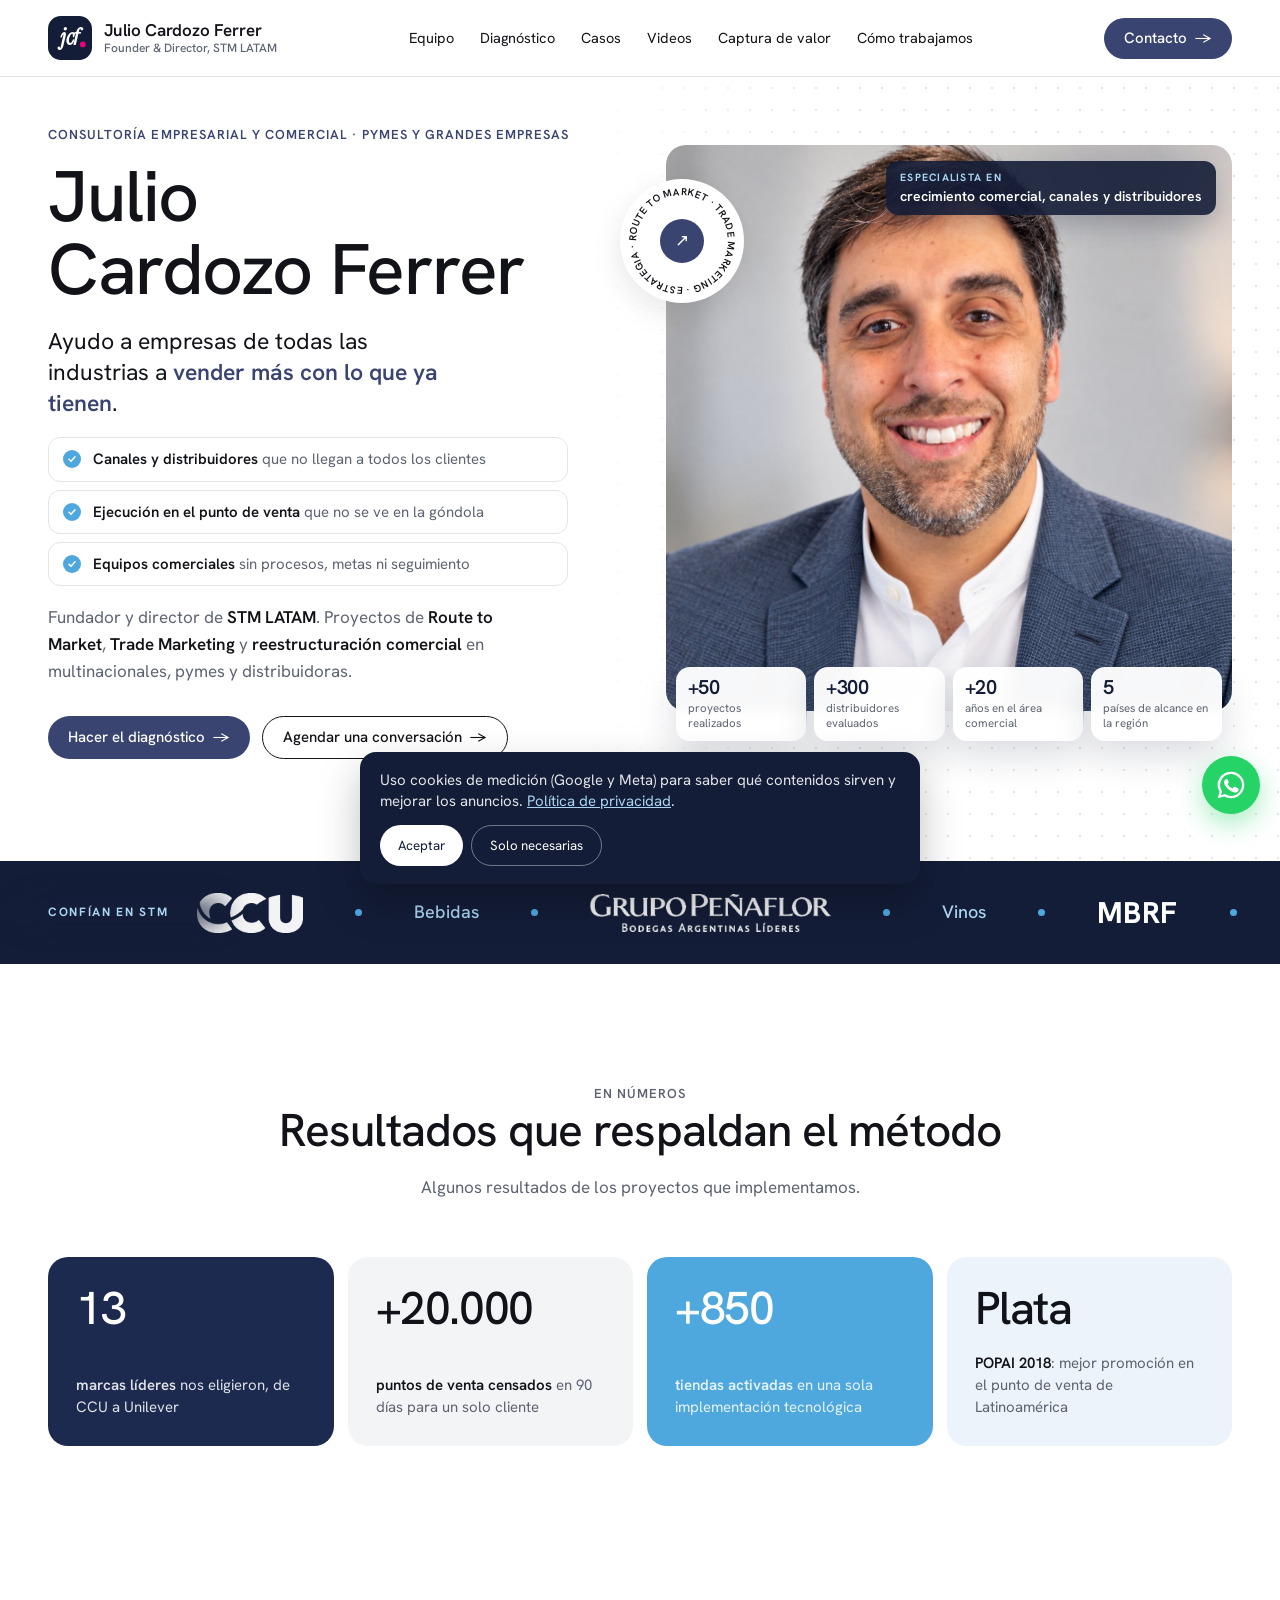
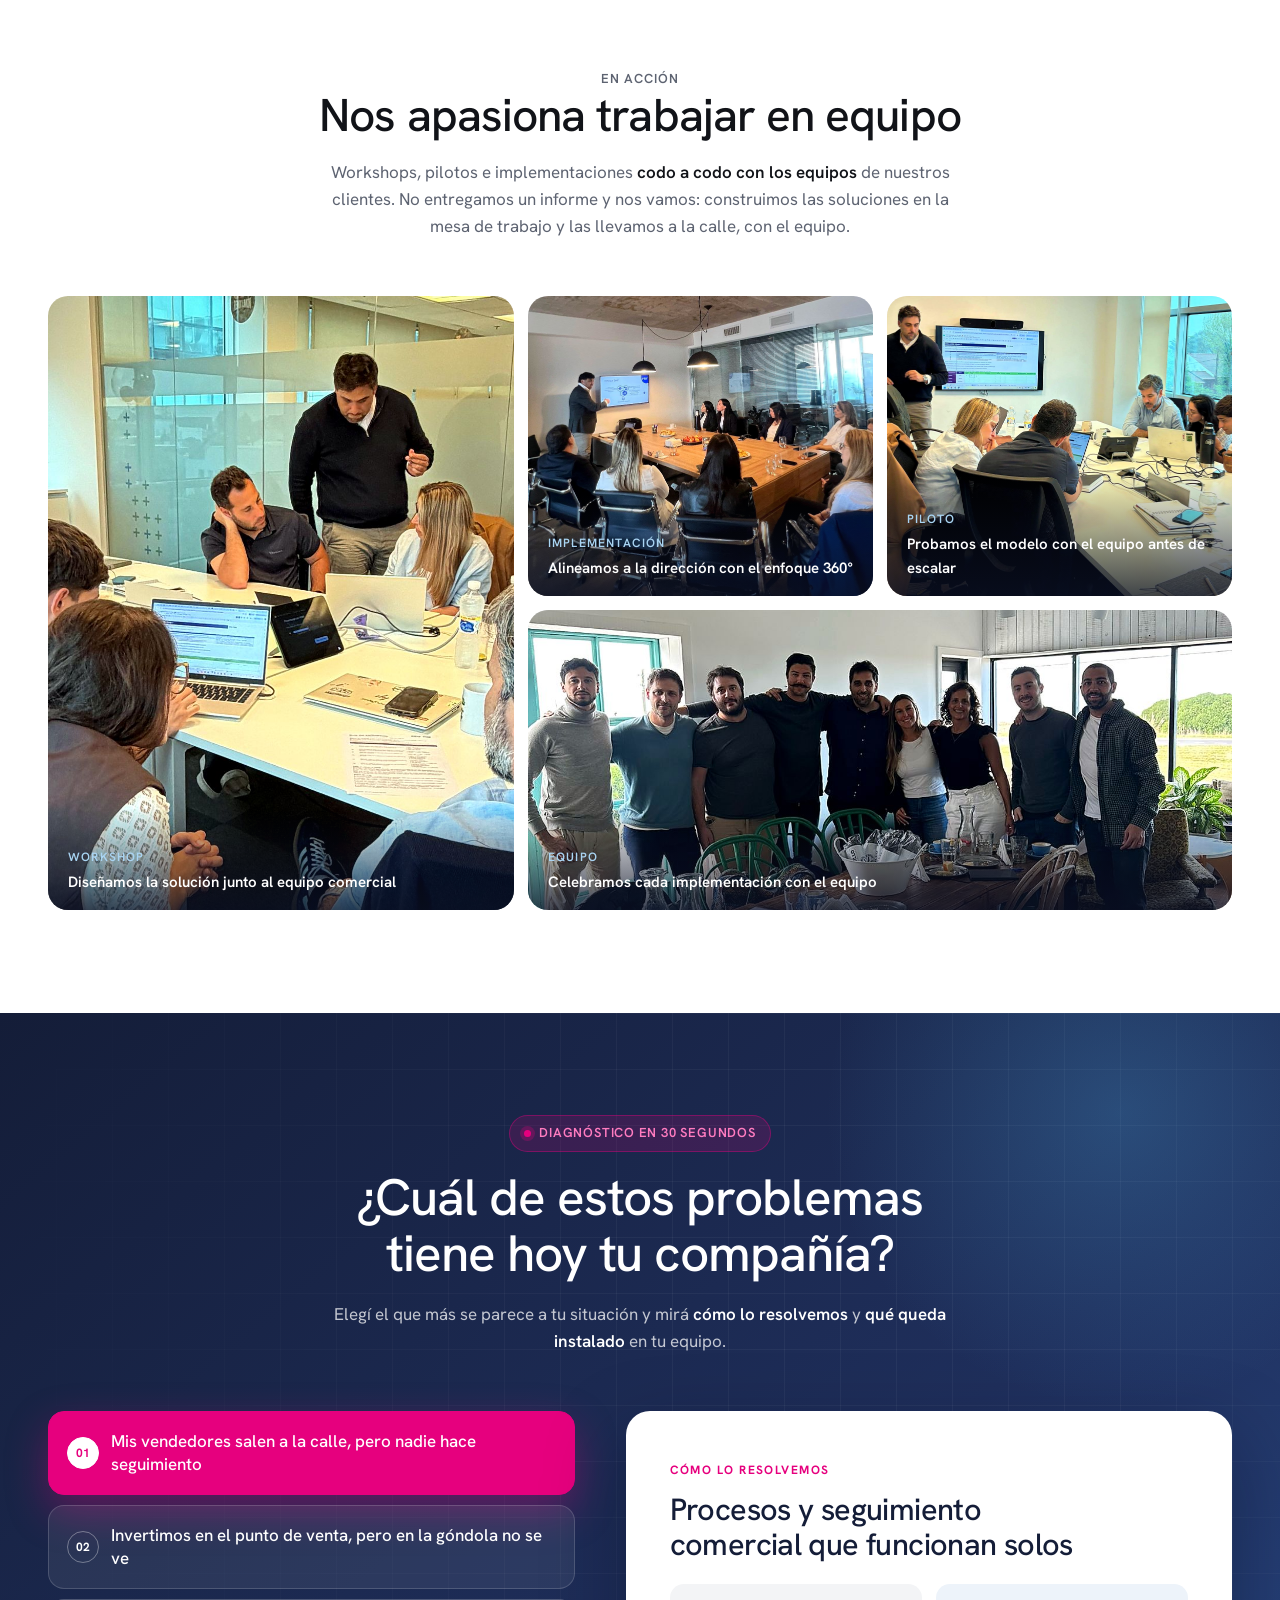
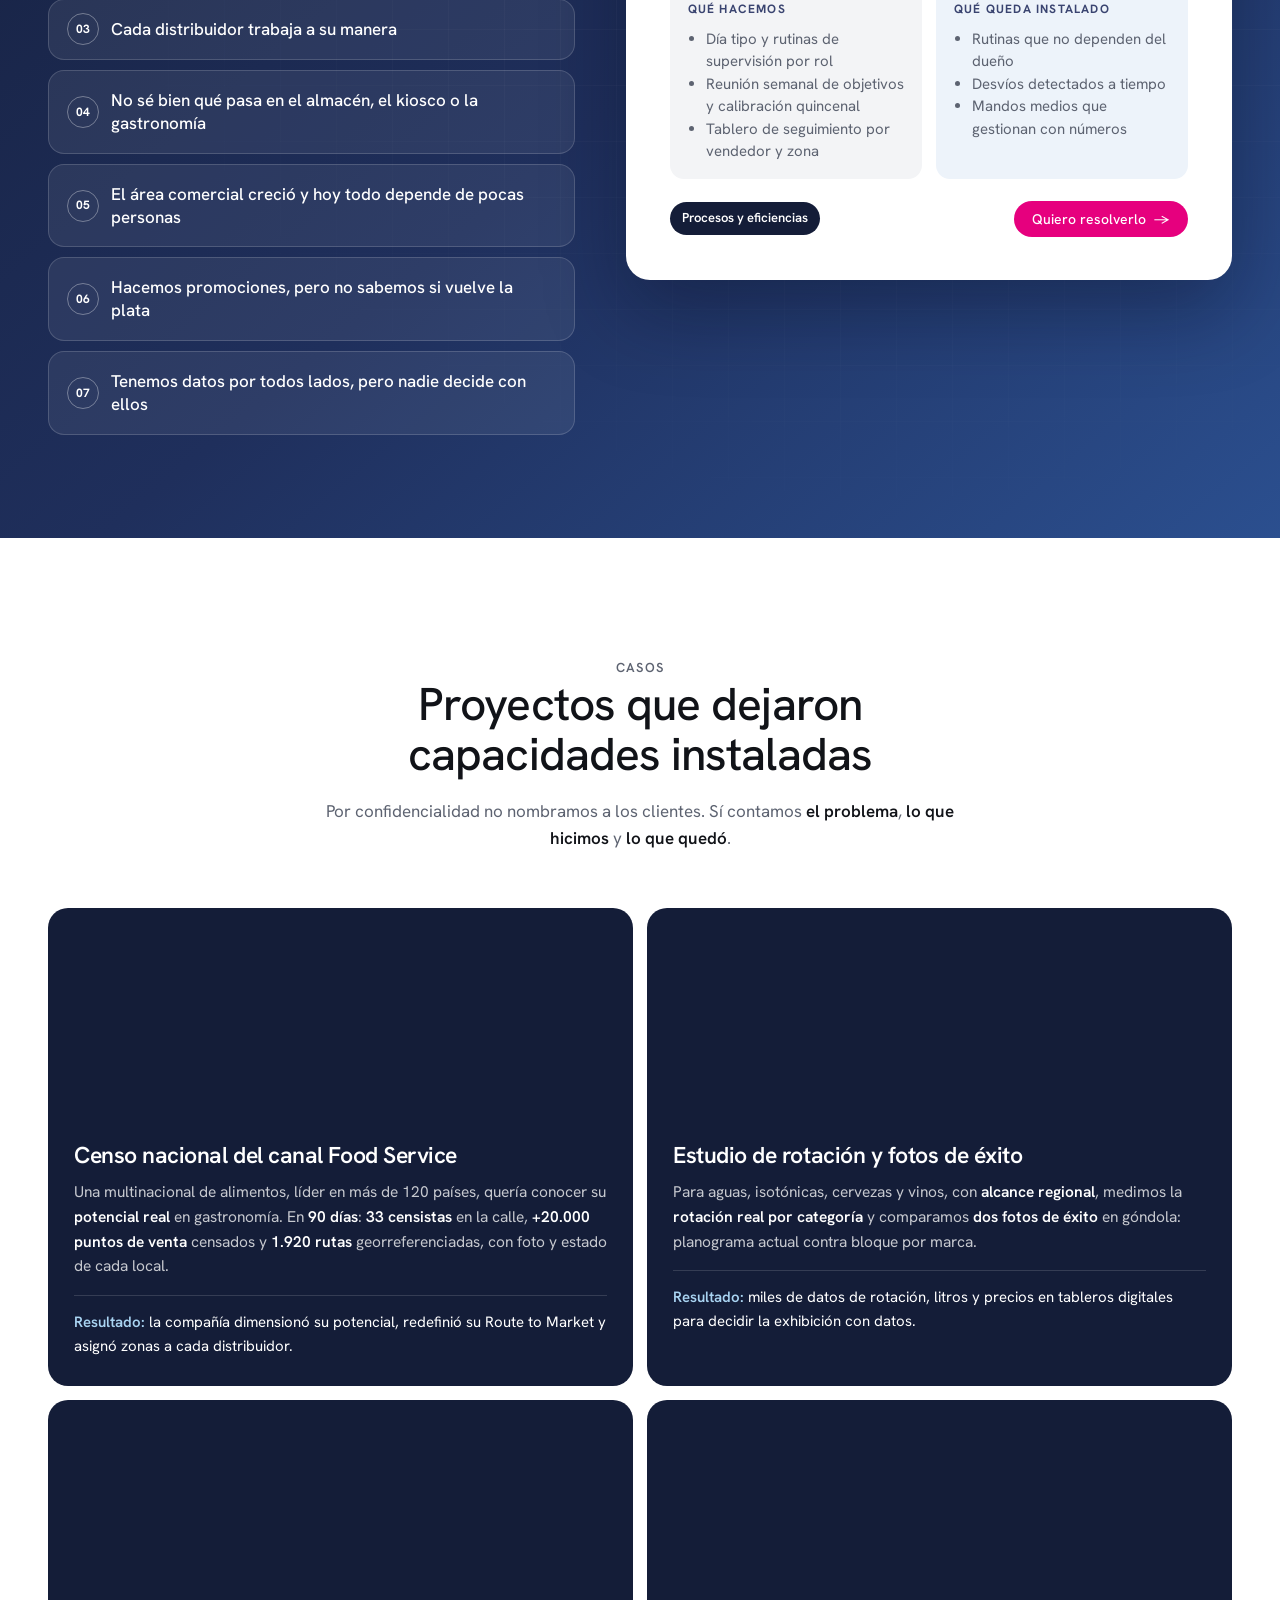
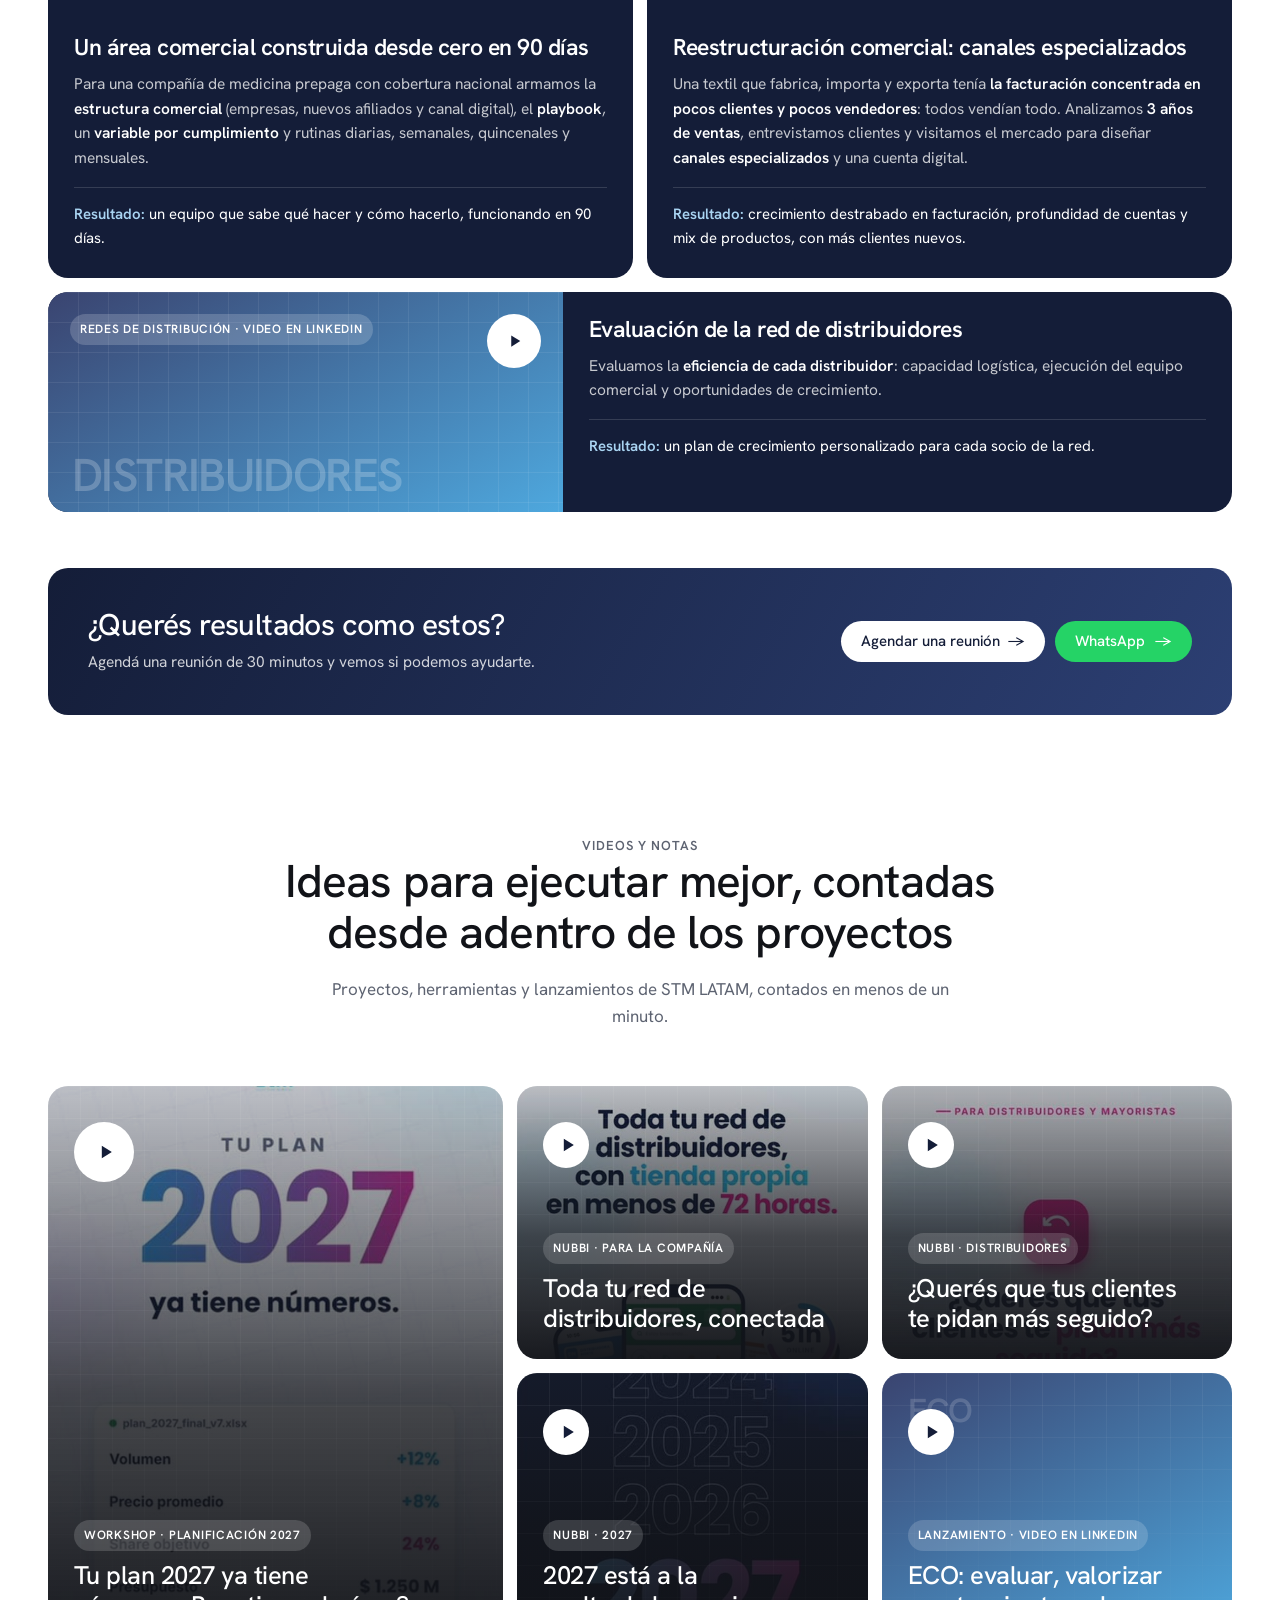
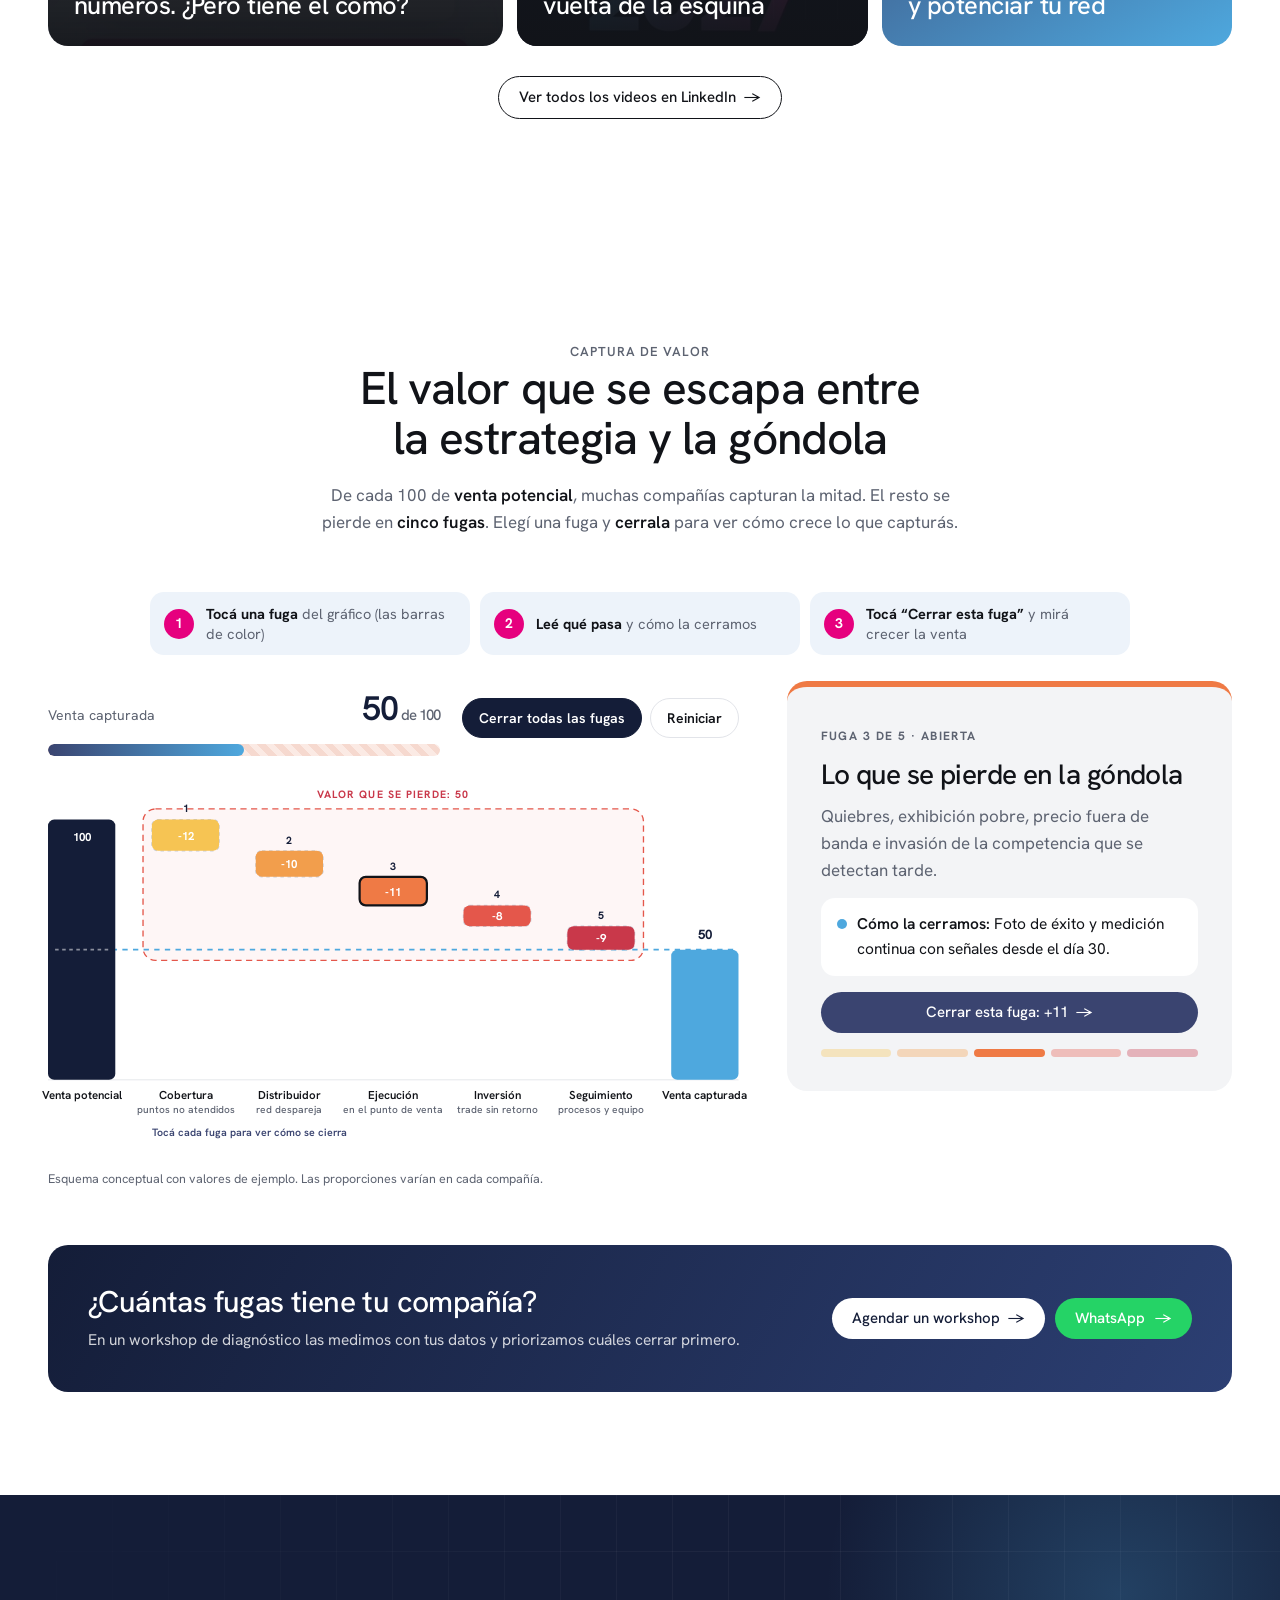
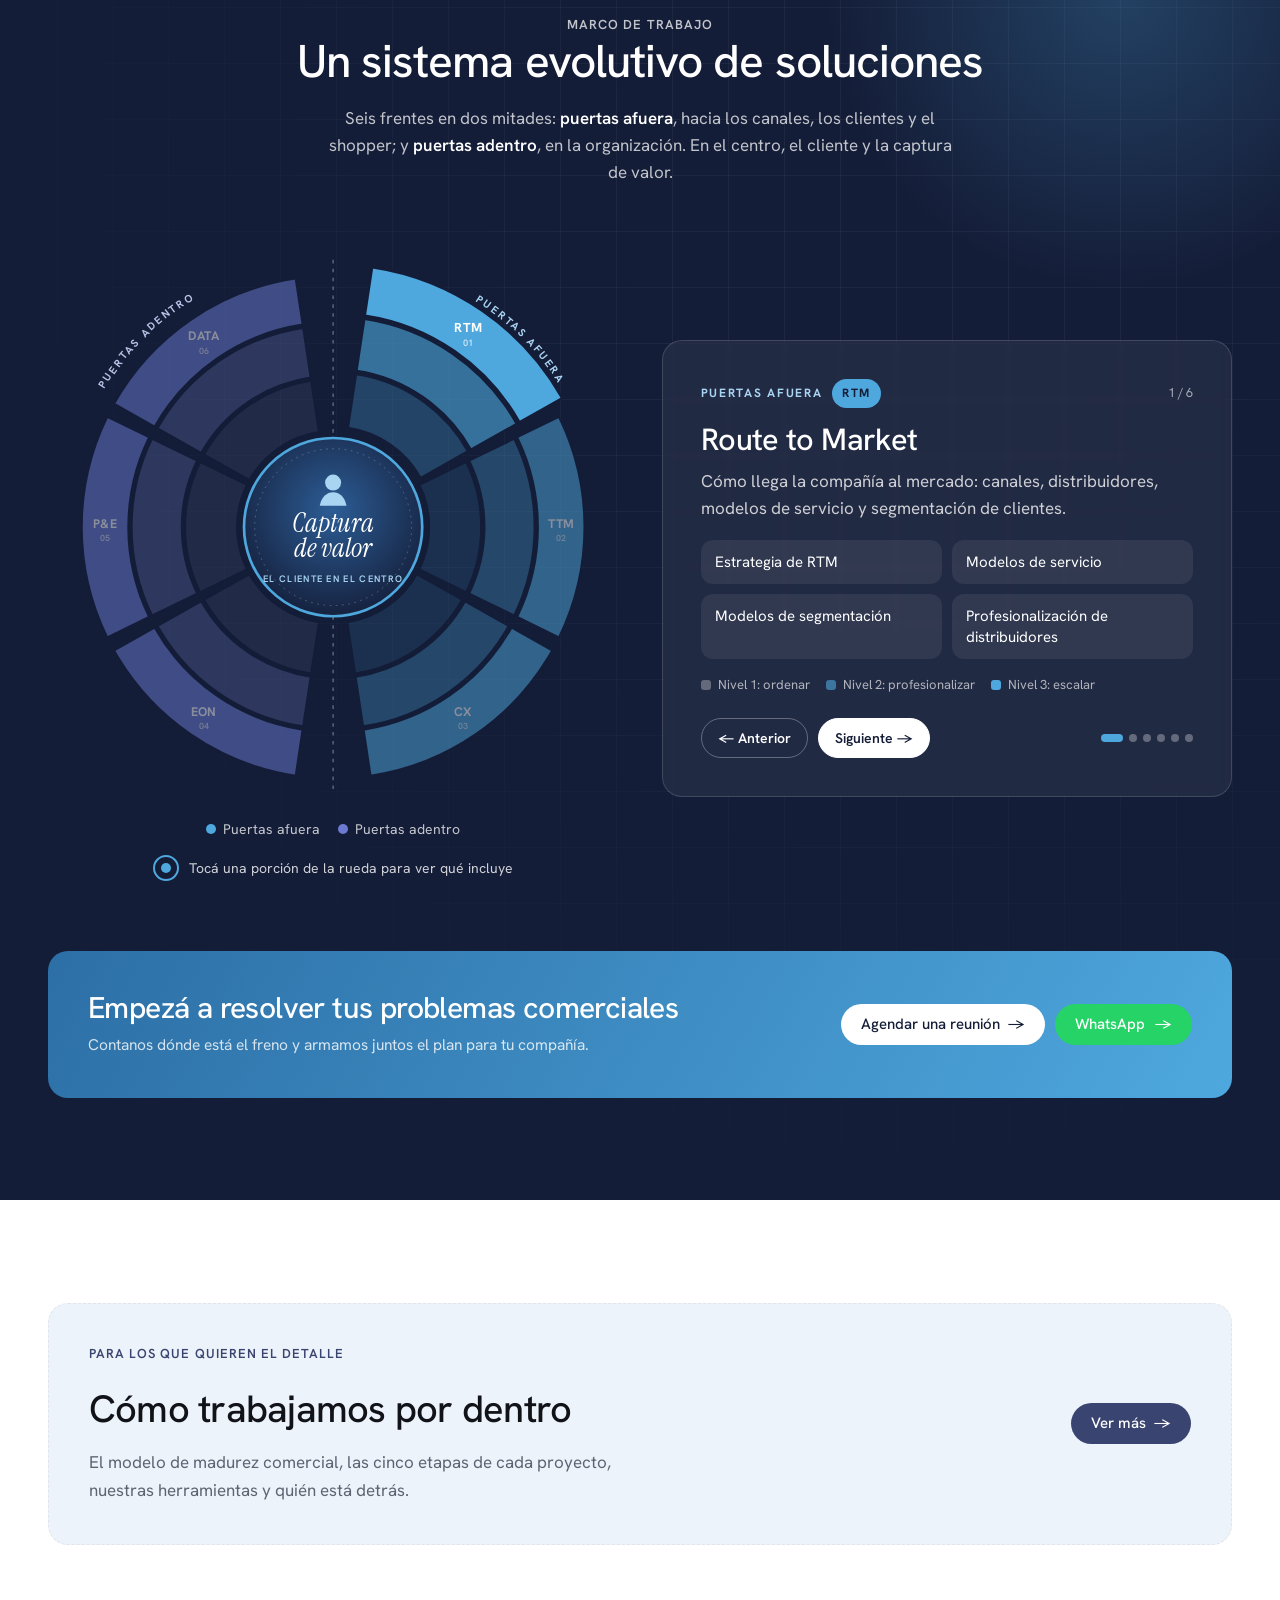
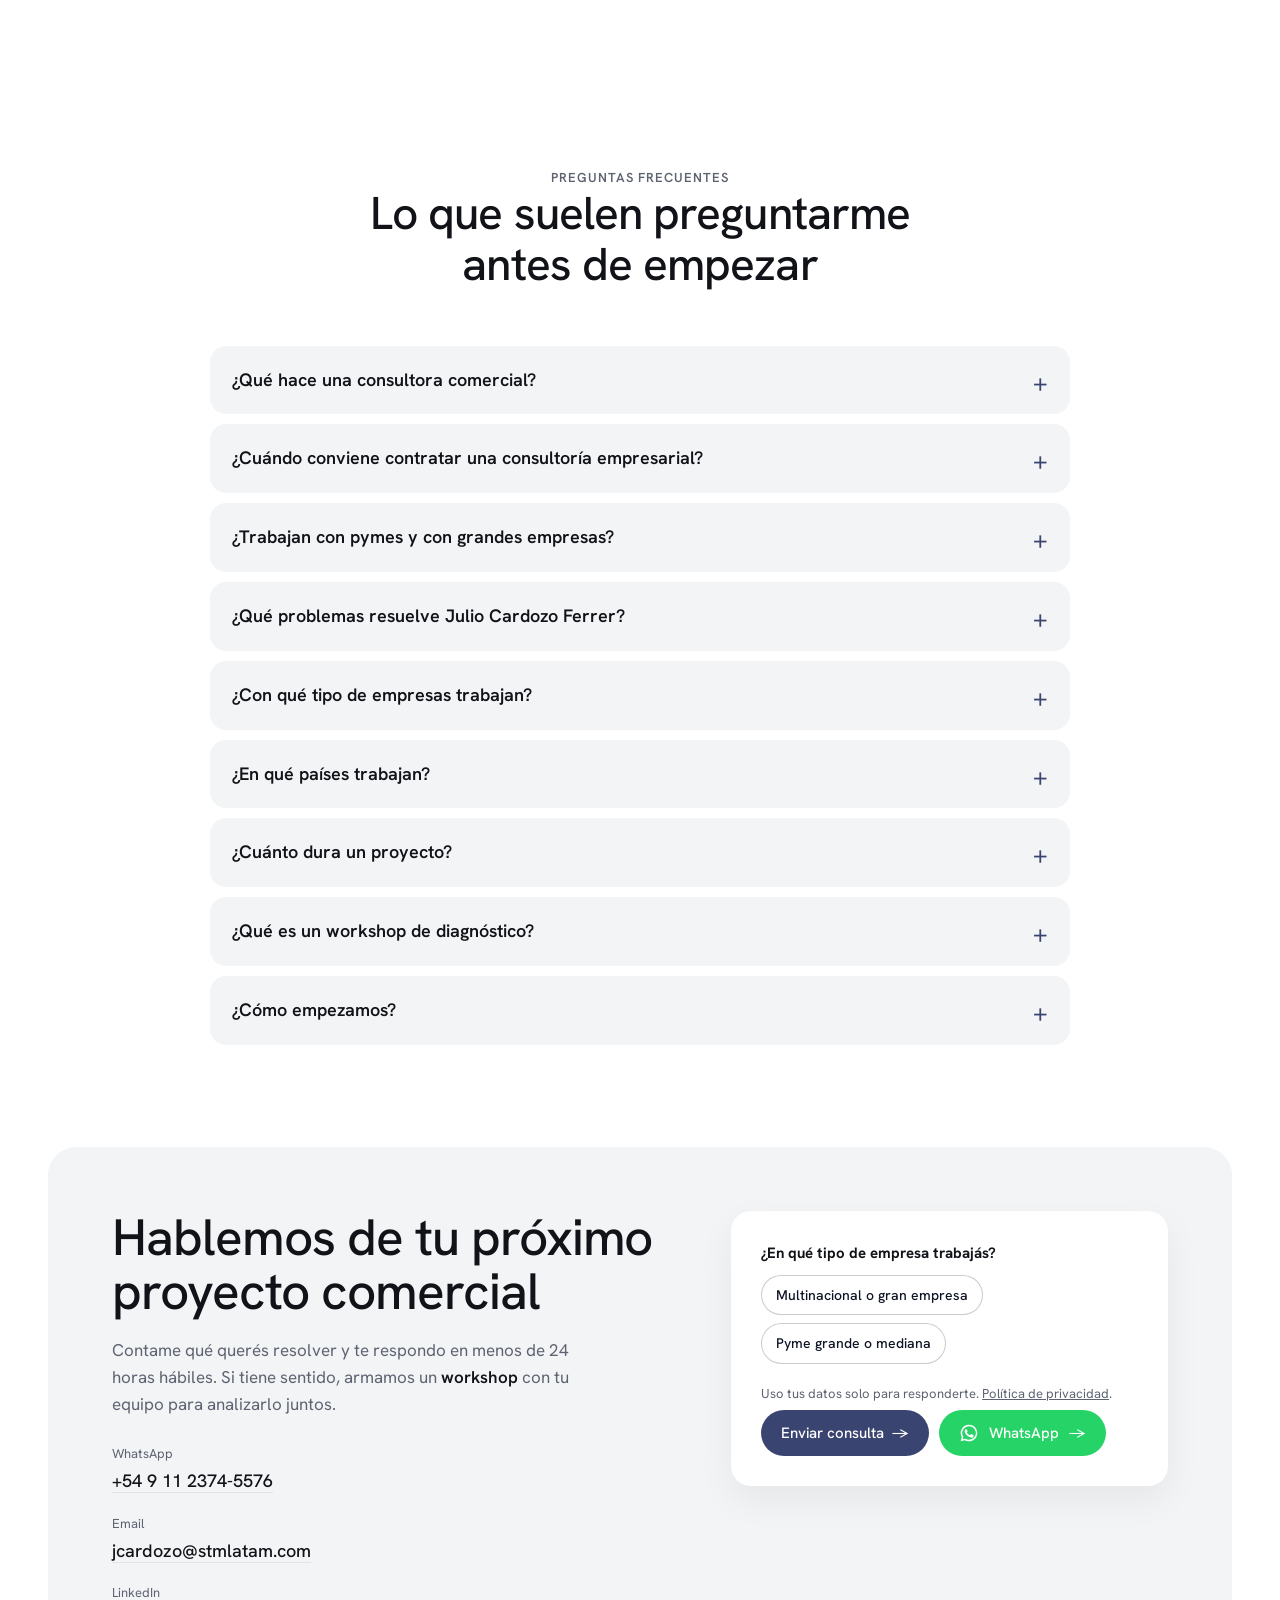
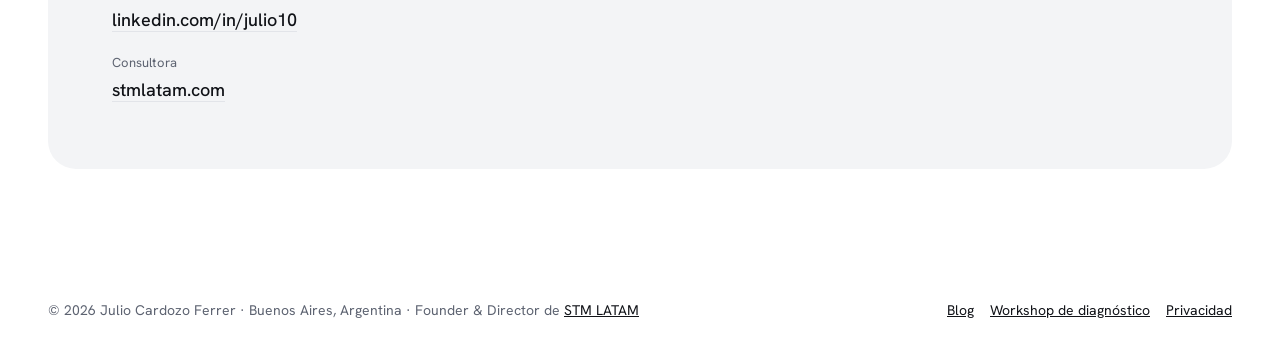
<file: index.html>
<!DOCTYPE html>
<html lang="es">
<head>
<meta charset="utf-8">
<meta name="viewport" content="width=device-width, initial-scale=1">
<title>Julio Cardozo Ferrer | Consultoría Empresarial y Comercial para Pymes y Grandes Empresas</title>
<meta name="description" content="Consultoría empresarial y comercial para pymes y grandes empresas, con foco en implementar. Julio Cardozo Ferrer, fundador de STM LATAM: trade marketing, estudios de mercado y reestructuración comercial. +20.000 puntos de venta relevados, proyectos en 5 países.">
<link rel="canonical" href="https://juliocardozoferrer.com/">
<meta name="author" content="Julio Cardozo Ferrer">
<meta property="og:type" content="profile">
<meta property="og:locale" content="es_AR">
<meta property="og:title" content="Julio Cardozo Ferrer | Consultor en Estrategia Comercial">
<meta property="og:description" content="Fundador de STM LATAM. Route to Market, Trade Marketing y transformación comercial en América Latina.">
<meta property="og:url" content="https://juliocardozoferrer.com/">
<meta property="og:image" content="https://juliocardozoferrer.com/julio-cardozo-ferrer-consultor-stm-latam.jpg">
<meta property="profile:first_name" content="Julio">
<meta property="profile:last_name" content="Cardozo Ferrer">
<meta name="twitter:card" content="summary_large_image">
<script type="application/ld+json">
{
  "@context": "https://schema.org",
  "@graph": [
    {
      "@type": "Person",
      "@id": "https://juliocardozoferrer.com/#julio",
      "name": "Julio Cardozo Ferrer",
      "givenName": "Julio",
      "familyName": "Cardozo Ferrer",
      "url": "https://juliocardozoferrer.com/",
      "image": ["https://juliocardozoferrer.com/julio-cardozo-ferrer-consultor-stm-latam.jpg", "https://juliocardozoferrer.com/fotos/julio-cardozo-ferrer-workshop-equipo-comercial.jpg", "https://juliocardozoferrer.com/fotos/julio-cardozo-ferrer-presentacion-enfoque-360.jpg"],
      "jobTitle": "Founder & Director de STM LATAM",
      "description": "Consultor en estrategia y transformación comercial, especializado en Route to Market, Trade Marketing, gestión de distribuidores y reestructuración comercial.",
      "worksFor": { "@id": "https://www.stmlatam.com/#org" },
      "homeLocation": { "@type": "Place", "name": "Buenos Aires, Argentina" },
      "birthPlace": { "@type": "Place", "name": "Mar del Plata, Argentina" },
      "alumniOf": [
        { "@type": "CollegeOrUniversity", "name": "Universidad Nacional de La Matanza" },
        { "@type": "CollegeOrUniversity", "name": "Universidad Torcuato Di Tella" },
        { "@type": "CollegeOrUniversity", "name": "IAE Business School" },
        { "@type": "CollegeOrUniversity", "name": "Universidad Austral" }
      ],
      "award": "Plata, Mejor Promoción del Punto de Venta Latinoamericana, POPAI 2018",
      "knowsAbout": ["Route to Market", "Trade Marketing", "Estrategia comercial", "Gestión de distribuidores", "Reestructuración comercial", "Canal moderno", "Canal tradicional", "Food Service", "Consumo masivo"],
      "sameAs": [
        "https://www.linkedin.com/in/julio10",
        "https://www.stmlatam.com/",
        "https://www.facebook.com/profile.php?id=61596832768046",
        "https://www.instagram.com/stmlatam/",
        "https://www.youtube.com/@stmlatam"
      ]
    },
    {
      "@type": "Organization",
      "@id": "https://www.stmlatam.com/#org",
      "name": "STM LATAM",
      "alternateName": "Smart Trade Marketing",
      "url": "https://www.stmlatam.com/",
      "foundingDate": "2017",
      "founder": { "@id": "https://juliocardozoferrer.com/#julio" }
    }
  ]
}
</script>
<link rel="preconnect" href="https://fonts.googleapis.com">
<link rel="preconnect" href="https://fonts.gstatic.com" crossorigin>
<link rel="icon" href="data:image/svg+xml,%3Csvg xmlns=%27http://www.w3.org/2000/svg%27 viewBox=%270 0 48 48%27%3E%3Crect width=%2748%27 height=%2748%27 rx=%2714%27 fill=%27%23141d38%27/%3E%3Ctext x=%2723%27 y=%2732%27 text-anchor=%27middle%27 font-family=%27Georgia,serif%27 font-style=%27italic%27 font-size=%2725%27 fill=%27%23fff%27%3Ejcf%3C/text%3E%3Ccircle cx=%2738%27 cy=%2731%27 r=%273.2%27 fill=%27%23e6007e%27/%3E%3C/svg%3E">
<link href="https://fonts.googleapis.com/css2?family=Hanken+Grotesk:wght@400;500;600;700&family=Instrument+Serif:ital@0;1&display=swap" rel="stylesheet">
<style>
:root {
  /* Limpio y sobrio: blanco, tarjetas gris claro, azul marino y celeste. El fucsia STM solo como prueba en el test.
     Layout: retícula de 12 columnas; cada sección cuenta una idea con un gráfico propio. */
  --bg: #ffffff;
  --card: #f3f4f6;
  --line: #e2e4e9;
  --text: #111318;
  --muted: #5d6371;
  --accent: #3a4470;
  --accent-dark: #2b3356;
  --navy: #141d38;
  --navy-2: #1d2a4f;
  --sky: #4ea8de;
  --sky-soft: #a9d4f2;
  --tint: #edf3fa;
  --stm: #e6007e;
  --loss-1: #f6c453; --loss-2: #f29e4c; --loss-3: #ef7a45; --loss-4: #e4574b; --loss-5: #c9384a;
  --font: "Hanken Grotesk", "Helvetica Neue", Arial, sans-serif;
  --serif: "Instrument Serif", Georgia, serif;
  --gutter: clamp(20px, 4vw, 48px);
  --max: 1280px;
  --r: 20px;
  color-scheme: light;
}
* { box-sizing: border-box; }
html { -webkit-text-size-adjust: 100%; scroll-behavior: smooth; scroll-padding-top: 84px; }
body { margin: 0; background: var(--bg); color: var(--text); font-family: var(--font); font-size: 17px; line-height: 1.6; }
img { max-width: 100%; display: block; }
a { color: inherit; }
a:focus-visible, button:focus-visible, [tabindex]:focus-visible { outline: 2px solid var(--sky); outline-offset: 3px; }
strong { font-weight: 600; color: inherit; }
.intro p strong, .split .copy strong, .svc p strong, .hero .lead strong, .contact strong, .stat:not(.c2):not(.c3) p strong { color: var(--text); }
.dark .intro p strong, .case p strong, .mix-res strong, .tool strong { color: #fff; }
.wrap { max-width: var(--max); margin: 0 auto; padding: 0 var(--gutter); }
h1, h2, h3 { font-weight: 500; letter-spacing: -.02em; text-wrap: balance; margin: 0; }
.eyebrow { font-size: 13px; font-weight: 600; letter-spacing: .08em; text-transform: uppercase; color: var(--accent); margin: 0 0 14px; }
section.block { padding: clamp(64px, 8vw, 112px) 0; }
.intro { text-align: center; max-width: 840px; margin: 0 auto clamp(36px, 5vw, 56px); }
.intro h2 { font-size: clamp(30px, 3.6vw, 46px); line-height: 1.1; }
.intro p { color: var(--muted); margin: 18px auto 0; max-width: 64ch; }
.dark { position: relative; background: var(--navy); color: #fff; overflow: hidden; isolation: isolate; }
.dark::before { content: ""; position: absolute; inset: 0; z-index: -1; background-image: linear-gradient(rgba(255,255,255,.045) 1px, transparent 1px), linear-gradient(90deg, rgba(255,255,255,.045) 1px, transparent 1px); background-size: 56px 56px; -webkit-mask-image: radial-gradient(ellipse at 70% 20%, #000 20%, transparent 75%); mask-image: radial-gradient(ellipse at 70% 20%, #000 20%, transparent 75%); }
.dark::after { content: ""; position: absolute; width: 640px; height: 640px; right: -160px; top: -220px; z-index: -1; border-radius: 50%; background: radial-gradient(circle, rgba(78,168,222,.26), transparent 65%); }
.dark .eyebrow { color: var(--sky-soft); }
.dark .intro p { color: rgba(255,255,255,.74); }
.tint { background: var(--tint); }
.dots { background-image: radial-gradient(rgba(58,68,112,.15) 1px, transparent 1.4px); background-size: 22px 22px; }

/* Botones */
.btn { display: inline-flex; align-items: center; gap: 8px; font: 500 15px/1 var(--font); padding: 13px 20px; border-radius: 999px; text-decoration: none; border: 0; cursor: pointer; transition: background .2s ease, color .2s ease, border-color .2s ease, transform .2s ease; }
.btn::after { content: "\2192"; transition: transform .2s ease; }
.btn:hover::after { transform: translateX(3px); }
.btn.solid { background: var(--accent); color: #fff; }
.btn.solid:hover { background: var(--accent-dark); }
.btn.outline { border: 1px solid var(--text); color: var(--text); background: transparent; }
.btn.outline:hover { background: var(--text); color: #fff; }
.btn.light { background: #fff; color: var(--navy); }

/* Navegación */
.nav { position: sticky; top: 0; z-index: 40; background: rgba(255,255,255,.88); backdrop-filter: saturate(1.4) blur(12px); -webkit-backdrop-filter: saturate(1.4) blur(12px); transition: box-shadow .3s ease; }
.nav.scrolled { box-shadow: 0 8px 30px rgba(20,29,56,.08); }
.nav .wrap { display: flex; align-items: center; justify-content: space-between; gap: 16px; padding-top: 16px; padding-bottom: 16px; border-bottom: 1px solid var(--line); }
.mark { display: flex; align-items: center; gap: 12px; font-weight: 600; font-size: 17px; text-decoration: none; letter-spacing: -.01em; color: inherit; }
.mark .logo { flex: none; width: 44px; height: 44px; display: block; transition: transform .4s cubic-bezier(.2,.7,.2,1); }
.mark:hover .logo { transform: rotate(-8deg) scale(1.05); }
.mark .mtxt { display: block; line-height: 1.25; }
.mark small { display: block; font-size: 12px; font-weight: 500; color: var(--muted); letter-spacing: 0; }
.nav ul { list-style: none; display: flex; gap: 2px; margin: 0; padding: 0; }
.nav ul a { display: block; font-size: 14.5px; padding: 8px 12px; border-radius: 999px; text-decoration: none; color: var(--text); transition: background .2s ease, color .2s ease; }
.nav ul a:hover { background: var(--card); }
.nav ul a.cur { background: var(--navy); color: #fff; }
.nav .right { display: flex; align-items: center; gap: 10px; }
.burger { display: none; width: 44px; height: 44px; border-radius: 50%; border: 1px solid var(--line); background: #fff; cursor: pointer; align-items: center; justify-content: center; }
.burger span, .burger span::before, .burger span::after { display: block; width: 18px; height: 2px; background: var(--navy); border-radius: 2px; position: relative; transition: transform .3s ease, background .3s ease; }
.burger span::before, .burger span::after { content: ""; position: absolute; left: 0; }
.burger span::before { top: -6px; } .burger span::after { top: 6px; }
.menu-open .burger span { background: transparent; }
.menu-open .burger span::before { transform: translateY(6px) rotate(45deg); }
.menu-open .burger span::after { transform: translateY(-6px) rotate(-45deg); }
.mnav { position: fixed; inset: 0; z-index: 39; background: var(--navy); color: #fff; padding: 100px var(--gutter) 40px; display: flex; flex-direction: column; gap: 6px; transform: translateY(-100%); transition: transform .45s cubic-bezier(.2,.7,.2,1); overflow: auto; }
.menu-open .mnav { transform: none; }
.mnav a { color: #fff; text-decoration: none; font-size: 26px; font-weight: 500; letter-spacing: -.02em; padding: 12px 0; border-bottom: 1px solid rgba(255,255,255,.12); display: flex; justify-content: space-between; }
.mnav a small { font-size: 13px; color: var(--sky-soft); font-weight: 600; letter-spacing: .08em; }
.mnav .btn { margin-top: 22px; justify-content: center; font-size: 17px; border-bottom: 0; }

/* Portada */
.hero { position: relative; padding: clamp(28px, 4vw, 48px) 0 clamp(72px, 8vw, 104px); }
.hero::before { content: ""; position: absolute; inset: 0 0 0 auto; width: 56%; background-image: radial-gradient(rgba(58,68,112,.14) 1px, transparent 1.4px); background-size: 22px 22px; -webkit-mask-image: linear-gradient(90deg, transparent, #000 40%); mask-image: linear-gradient(90deg, transparent, #000 40%); pointer-events: none; }
.hero .wrap { position: relative; display: grid; grid-template-columns: minmax(0, 1fr) minmax(0, 1fr); gap: clamp(28px, 4vw, 56px); align-items: center; }
.hero h1 { font-size: clamp(42px, 5.6vw, 76px); line-height: 1.02; }
.hero h1 .w { display: inline-block; }
.hero h1 .w.nb { display: block; white-space: nowrap; }
.hero .role { font-size: clamp(20px, 1.8vw, 24px); line-height: 1.35; margin: 20px 0 0; max-width: 30ch; }
.hero .role strong { color: var(--accent); font-weight: 600; }
.solve { list-style: none; margin: 18px 0 0; padding: 0; display: grid; gap: 8px; max-width: 520px; }
.solve li { position: relative; padding: 11px 14px 11px 44px; background: #fff; border: 1px solid var(--line); border-radius: 12px; font-size: 15px; line-height: 1.35; color: var(--muted); }
.solve li::before { content: ""; position: absolute; left: 14px; top: 50%; width: 18px; height: 18px; margin-top: -9px; border-radius: 50%; background: var(--sky) url("data:image/svg+xml,%3Csvg xmlns='http://www.w3.org/2000/svg' viewBox='0 0 24 24'%3E%3Cpath d='M6 12.5l4 4 8-9' fill='none' stroke='white' stroke-width='3' stroke-linecap='round' stroke-linejoin='round'/%3E%3C/svg%3E") center / 12px no-repeat; }
.solve b { color: var(--text); font-weight: 600; }
.spec { position: absolute; right: 16px; top: 16px; z-index: 3; max-width: 62%; padding: 10px 14px; border-radius: 12px; background: rgba(20,29,56,.9); color: #fff; font-size: 14px; font-weight: 600; line-height: 1.3; box-shadow: 0 10px 26px rgba(20,29,56,.25); }
.spec span { display: block; font-size: 10.5px; font-weight: 700; letter-spacing: .12em; text-transform: uppercase; color: #a9d4f2; margin-bottom: 3px; }
.hero .lead { color: var(--muted); max-width: 50ch; margin: 18px 0 0; }
.actions { display: flex; flex-wrap: wrap; gap: 12px; margin-top: 30px; }
.portrait { position: relative; margin: 0 0 28px; }
.portrait .ph { position: relative; overflow: hidden; border-radius: var(--r); background: var(--card); }
.portrait img { width: 100%; height: auto; aspect-ratio: 1 / 1; object-fit: cover; will-change: transform; }
.chips-row { position: absolute; left: 18px; right: 18px; bottom: -30px; display: flex; gap: 10px; justify-content: center; }
.hchip { background: rgba(255,255,255,.96); backdrop-filter: blur(8px); border-radius: 14px; padding: 12px 16px; box-shadow: 0 14px 36px rgba(20,29,56,.16); display: flex; align-items: center; gap: 10px; flex: 1 1 0; min-width: 0; animation: bob 6s ease-in-out infinite; }
.hchip:nth-child(2) { animation-delay: -2s; } .hchip:nth-child(3) { animation-delay: -4s; }
.hchip b { display: block; font-size: 22px; font-weight: 600; letter-spacing: -.02em; color: var(--navy); line-height: 1; font-variant-numeric: tabular-nums; }
.hchip span { display: block; font-size: 12px; line-height: 1.3; color: var(--muted); margin-top: 4px; }
.hchip .ic { flex: none; width: 34px; height: 34px; border-radius: 10px; background: var(--tint); display: grid; place-items: center; }
.hchip .ic svg { width: 18px; height: 18px; stroke: var(--accent); fill: none; stroke-width: 1.8; stroke-linecap: round; stroke-linejoin: round; }
@keyframes bob { 0%, 100% { transform: translateY(0); } 50% { transform: translateY(-6px); } }
.badge { position: absolute; left: -46px; top: 34px; width: 124px; height: 124px; border-radius: 50%; background: #fff; box-shadow: 0 10px 30px rgba(17,19,24,.10); display: grid; place-items: center; }
.badge svg { position: absolute; inset: 0; width: 100%; height: 100%; will-change: transform; }
.badge text { font: 600 10px var(--font); letter-spacing: .14em; text-transform: uppercase; fill: var(--text); }
.badge .core { width: 44px; height: 44px; border-radius: 50%; background: var(--accent); color: #fff; display: grid; place-items: center; font-size: 17px; }

/* Franja de empresas */
.marquee { background: var(--navy); color: #fff; overflow: hidden; padding: 24px 0; display: flex; align-items: center; }
.marquee .lab { text-decoration: none; flex: none; position: relative; z-index: 2; background: var(--navy); padding: 0 28px 0 var(--gutter); font-size: 12px; letter-spacing: .14em; text-transform: uppercase; font-weight: 700; color: var(--sky-soft); box-shadow: 24px 0 24px var(--navy); }
.marquee .track { overflow: hidden; flex: 1; }
.marquee .row { display: flex; align-items: center; gap: 52px; width: max-content; animation: slide 60s linear infinite; }
.marquee:hover .row { animation-play-state: paused; }
.marquee .row span { font-size: clamp(18px, 2vw, 24px); font-weight: 500; white-space: nowrap; display: inline-flex; align-items: center; gap: 52px; }
.marquee .row span::after { content: ""; width: 7px; height: 7px; border-radius: 50%; background: var(--sky); }
.marquee .row .brand { font-size: clamp(22px, 2.4vw, 30px); font-weight: 700; letter-spacing: .02em; text-transform: uppercase; color: #fff; }
.marquee .row .ind { font-size: clamp(15px, 1.5vw, 18px); font-weight: 500; color: var(--sky-soft); }
.marquee .row .logo img { width: auto; display: block; filter: brightness(0) invert(1); opacity: .95; }
@keyframes slide { to { transform: translateX(-50%); } }

/* Cifras */
.stats { display: grid; grid-template-columns: repeat(4, minmax(0, 1fr)); gap: 14px; }
.stat { background: var(--card); border-radius: var(--r); padding: 28px; min-height: 180px; display: flex; flex-direction: column; justify-content: space-between; gap: 22px; }
.stat.c2 { background: var(--navy-2); color: #fff; } .stat.c3 { background: var(--sky); color: #fff; } .stat.c4 { background: var(--tint); }
.stat .n { font-size: clamp(38px, 3.6vw, 52px); font-weight: 500; line-height: 1; letter-spacing: -.03em; font-variant-numeric: tabular-nums; }
.stat .n small { font-size: .42em; font-weight: 600; letter-spacing: 0; margin-left: 4px; opacity: .8; }
.stat p { margin: 0; font-size: 15px; line-height: 1.45; color: var(--muted); }
.stat.c2 p, .stat.c3 p { color: rgba(255,255,255,.86); }

/* Test */
.test { background: linear-gradient(140deg, var(--navy) 0%, #1f2f5c 55%, #2b4f8f 100%); }
.test .intro h2 { font-size: clamp(32px, 4vw, 52px); }
.test .pill { display: inline-flex; align-items: center; gap: 8px; font-size: 13px; font-weight: 600; letter-spacing: .06em; text-transform: uppercase; background: rgba(230,0,126,.16); color: #ff7cc0; border: 1px solid rgba(230,0,126,.4); padding: 7px 14px; border-radius: 999px; margin-bottom: 18px; }
.test .pill::before { content: ""; width: 7px; height: 7px; border-radius: 50%; background: var(--stm); box-shadow: 0 0 0 4px rgba(230,0,126,.25); }
.diag { display: grid; grid-template-columns: minmax(0, 1fr) minmax(0, 1.15fr); gap: clamp(24px, 4vw, 56px); align-items: start; }
.symptoms { display: flex; flex-direction: column; gap: 10px; counter-reset: q; }
.symptom { counter-increment: q; text-align: left; font: 500 17px/1.35 var(--font); color: #fff; background: rgba(255,255,255,.07); border: 1px solid rgba(255,255,255,.16); border-radius: 16px; padding: 18px 20px 18px 62px; cursor: pointer; position: relative; transition: background .25s ease, border-color .25s ease, transform .25s ease, box-shadow .25s ease; }
.symptom::before { content: counter(q, decimal-leading-zero); position: absolute; left: 18px; top: 50%; transform: translateY(-50%); width: 30px; height: 30px; border-radius: 50%; border: 1.5px solid rgba(255,255,255,.35); display: grid; place-items: center; font-size: 12px; font-weight: 700; }
.symptom:hover { transform: translateX(4px); background: rgba(255,255,255,.12); }
.symptom[aria-pressed="true"] { background: var(--stm); border-color: var(--stm); box-shadow: 0 16px 40px rgba(230,0,126,.35); }
.symptom[aria-pressed="true"]::before { background: #fff; color: var(--stm); border-color: #fff; }
.answer { position: sticky; top: 24px; background: #fff; color: var(--text); border-radius: calc(var(--r) + 4px); padding: clamp(28px, 3.4vw, 44px); box-shadow: 0 30px 80px rgba(5,10,30,.35); }
.answer .k { font-size: 12px; font-weight: 700; letter-spacing: .12em; text-transform: uppercase; color: var(--stm); }
.answer h3 { font-size: clamp(24px, 2.4vw, 32px); line-height: 1.15; margin: 10px 0 22px; color: var(--navy); }
.answer .cols { display: grid; grid-template-columns: 1fr 1fr; gap: 14px; }
.answer .box { background: var(--card); border-radius: 14px; padding: 16px 18px; }
.answer .box.b2 { background: var(--tint); }
.answer .box b { display: block; font-size: 12px; letter-spacing: .1em; text-transform: uppercase; color: var(--accent); margin-bottom: 8px; font-weight: 700; }
.answer .box ul { margin: 0; padding-left: 18px; font-size: 15px; line-height: 1.5; color: var(--muted); }
.answer .meta { display: flex; flex-wrap: wrap; gap: 10px; margin-top: 22px; align-items: center; }
.answer .meta .area { font-size: 13px; padding: 6px 12px; border-radius: 999px; background: var(--navy); color: #fff; font-weight: 600; }
.answer .meta .btn { margin-left: auto; background: var(--stm); color: #fff; padding: 11px 18px; font-size: 14px; }
.answer .meta .btn:hover { background: #c4006b; }
.swap { animation: swap .45s cubic-bezier(.2,.7,.2,1); }
@keyframes swap { from { opacity: 0; transform: translateY(10px); } to { opacity: 1; transform: none; } }

/* Cascada de valor */
.leak { display: grid; grid-template-columns: minmax(0, 1.55fr) minmax(0, 1fr); gap: clamp(24px, 4vw, 48px); align-items: start; }
.wf-top { display: flex; flex-wrap: wrap; align-items: center; gap: 14px 22px; margin-bottom: 14px; }
.meter { flex: 1 1 280px; }
.meter .row { display: flex; justify-content: space-between; align-items: baseline; font-size: 14px; color: var(--muted); margin-bottom: 8px; }
.meter .row b { font-size: 34px; font-weight: 600; letter-spacing: -.03em; color: var(--navy); font-variant-numeric: tabular-nums; }
.meter .row b small { font-size: 15px; color: var(--muted); font-weight: 500; }
.meter .bar { height: 12px; border-radius: 6px; background: repeating-linear-gradient(45deg, #f6d9cf 0 6px, #fbeae4 6px 12px); overflow: hidden; }
.meter .bar span { display: block; height: 100%; background: linear-gradient(90deg, var(--accent), var(--sky)); border-radius: 6px; width: 50%; transition: width .2s linear; }
.wf-btns { display: flex; gap: 8px; flex-wrap: wrap; }
.chip-btn { font: 600 14px var(--font); border-radius: 999px; padding: 10px 16px; cursor: pointer; border: 1px solid var(--line); background: #fff; color: var(--text); }
.chip-btn.main { background: var(--navy); color: #fff; border-color: var(--navy); }
.chip-btn:hover { border-color: var(--accent); }
.wf { width: 100%; display: block; overflow: visible; }
.wf .b { cursor: pointer; }
.wf .b.on .main { stroke: var(--text); stroke-width: 2.5; }
.wf .lb { font: 600 13px var(--font); fill: var(--text); text-anchor: middle; }
.wf .sub { font: 500 11.5px var(--font); fill: var(--muted); text-anchor: middle; }
.wf .num { font: 700 12px var(--font); fill: var(--navy); text-anchor: middle; }
.wf .val { font: 700 13px var(--font); fill: #fff; text-anchor: middle; pointer-events: none; }
.wf .ghost { fill: none; stroke: #c9ced8; stroke-width: 1.5; stroke-dasharray: 4 4; }
.wf .half { stroke: var(--sky); stroke-width: 2; stroke-dasharray: 6 6; }
.wf .lossbox { fill: rgba(228,87,75,.05); stroke: var(--loss-4); stroke-width: 1.5; stroke-dasharray: 7 5; }
.wf .loss-lab { font: 700 12px var(--font); letter-spacing: .1em; fill: var(--loss-5); text-transform: uppercase; }
.wf .cap-lab { font: 700 15px var(--font); fill: var(--navy); text-anchor: middle; }
.wf .hint { font: 600 12px var(--font); fill: var(--accent); }
.leak-panel { background: var(--card); border-radius: var(--r); padding: clamp(24px, 3vw, 34px); border-top: 6px solid var(--c, var(--accent)); }
.leak-panel .k { font-size: 12px; font-weight: 700; letter-spacing: .12em; text-transform: uppercase; color: var(--muted); }
.leak-panel h3 { font-size: clamp(22px, 2.2vw, 28px); line-height: 1.15; margin: 10px 0 12px; }
.leak-panel p { color: var(--muted); margin: 0 0 14px; }
.leak-panel .fixit { display: flex; gap: 10px; align-items: flex-start; background: #fff; border-radius: 14px; padding: 14px 16px; font-size: 15.5px; margin-bottom: 16px; }
.leak-panel .fixit::before { content: ""; flex: none; width: 10px; height: 10px; margin-top: 7px; border-radius: 50%; background: var(--sky); }
.leak-panel .act { width: 100%; justify-content: center; }
.leak-panel .act.done { background: #fff; color: var(--accent); border: 1px solid var(--accent); }
.leak-steps { display: flex; gap: 6px; margin-top: 16px; }
.leak-steps button { flex: 1; height: 8px; border: 0; border-radius: 4px; cursor: pointer; background: var(--c); opacity: .35; padding: 0; }
.leak-steps button.on { opacity: 1; }
.leak-steps button.ok { background: var(--sky); opacity: 1; }
.note-c { font-size: 12.5px; color: var(--muted); margin: 10px 0 0; }

/* Sobre */
.split { display: grid; grid-template-columns: minmax(0, 1fr) minmax(0, 1fr); gap: clamp(28px, 4vw, 56px); align-items: center; }
.quote-card { background: var(--navy); color: #fff; border-radius: var(--r); padding: clamp(32px, 4vw, 56px); position: relative; overflow: hidden; }
.quote-card::after { content: ""; position: absolute; right: -70px; bottom: -70px; width: 240px; height: 240px; border-radius: 50%; border: 34px solid rgba(78,168,222,.18); }
.quote-card p { font-family: var(--serif); font-style: italic; font-size: clamp(30px, 3.2vw, 44px); line-height: 1.1; margin: 0; position: relative; }
.quote-card span { display: block; margin-top: 24px; font-size: 14px; color: var(--sky-soft); position: relative; }
.split h2 { font-size: clamp(30px, 3.4vw, 44px); line-height: 1.1; }
.split .copy p { color: var(--muted); margin: 16px 0 0; max-width: 60ch; }

/* Madurez 3x3 */
.maturity { display: grid; grid-template-columns: minmax(0, 1fr) minmax(0, 1.2fr); gap: clamp(24px, 4vw, 56px); align-items: end; }
.stairs { display: grid; grid-template-columns: repeat(3, minmax(0, 1fr)); gap: 14px; align-items: end; min-height: 400px; }
.lvl { border: 0; padding: 0; background: none; font: inherit; color: inherit; text-align: left; cursor: pointer; display: flex; flex-direction: column; gap: 10px; height: 100%; justify-content: flex-end; }
.lvl .hd { display: flex; flex-direction: column; gap: 2px; padding: 0 4px; }
.lvl .hd small { font-size: 12px; font-weight: 700; letter-spacing: .12em; text-transform: uppercase; color: var(--accent); }
.lvl .hd span { font-size: clamp(17px, 1.8vw, 23px); font-weight: 600; letter-spacing: -.01em; overflow-wrap: anywhere; }
.subs { display: grid; grid-template-columns: repeat(3, 1fr); gap: 5px; align-items: end; }
.subs i { display: block; border-radius: 8px 8px 4px 4px; background: var(--h); transform-origin: 50% 100%; transition: transform .9s cubic-bezier(.2,.7,.2,1), background .3s ease; }
.js .stairs:not(.in) .subs i { transform: scaleY(.1); }
.lvl:nth-child(1) .subs i { --h: #c9d6ea; } .lvl:nth-child(2) .subs i { --h: #8fb0dc; } .lvl:nth-child(3) .subs i { --h: #4f7fc0; }
.lvl[aria-pressed="true"] .subs i { --h: var(--accent); }
.lvl[aria-pressed="true"]:nth-child(3) .subs i { --h: var(--navy); }
.lvl[aria-pressed="true"] .hd small { color: var(--sky); }
.mat-panel { background: #fff; border: 1px solid var(--line); border-radius: var(--r); padding: clamp(24px, 3vw, 36px); }
.mat-panel .tp { display: flex; align-items: baseline; justify-content: space-between; gap: 12px; flex-wrap: wrap; }
.mat-panel h3 { font-size: clamp(26px, 2.6vw, 34px); line-height: 1.12; }
.mat-panel .tag { font-size: 12px; font-weight: 700; letter-spacing: .12em; text-transform: uppercase; color: var(--accent); }
.mat-panel .lead2 { color: var(--muted); margin: 10px 0 18px; }
.mat-panel .sym { background: var(--card); border-radius: 14px; padding: 14px 16px; margin-bottom: 16px; }
.mat-panel .sym b { display: block; font-size: 12px; letter-spacing: .1em; text-transform: uppercase; color: var(--muted); margin-bottom: 8px; }
.mat-panel .sym ul { margin: 0; padding-left: 18px; font-size: 15px; color: var(--text); line-height: 1.5; }
.mat-panel ol { list-style: none; margin: 0; padding: 0; }
.mat-panel ol li { display: grid; grid-template-columns: 44px minmax(0, 1fr); gap: 12px; padding: 12px 0; border-top: 1px solid var(--line); }
.mat-panel ol li em { font-style: normal; font-size: 13px; font-weight: 700; color: #fff; background: var(--accent); border-radius: 10px; height: 32px; display: grid; place-items: center; font-variant-numeric: tabular-nums; }
.mat-panel ol li b { display: block; font-weight: 600; font-size: 16.5px; }
.mat-panel ol li span { color: var(--muted); font-size: 14.5px; line-height: 1.45; }
.mat-panel .res { margin-top: 14px; background: var(--navy); color: #fff; border-radius: 14px; padding: 14px 16px; font-size: 15px; }
.mat-panel .res b { color: var(--sky-soft); font-size: 12px; letter-spacing: .1em; text-transform: uppercase; display: block; margin-bottom: 4px; }
.mat-nav { display: flex; gap: 8px; margin-top: 16px; }

/* Rueda */
.fw { display: grid; grid-template-columns: minmax(0, 1fr) minmax(0, 1fr); gap: clamp(20px, 3.4vw, 56px); align-items: center; }
.fw-wrap { position: relative; }
.fw-svg { width: 100%; max-width: 600px; max-height: 72vh; margin: 0 auto; display: block; overflow: visible; }
.fw-svg .rot { transform-origin: 320px 320px; transition: transform 1s cubic-bezier(.3,.8,.25,1); }
.fw-svg .lbl { transition: transform 1s cubic-bezier(.3,.8,.25,1); }
.fw-svg .half { transition: opacity .4s ease; }
.fw-legend { display: flex; justify-content: center; gap: 18px; margin: 6px 0 0; font-size: 14px; color: rgba(255,255,255,.75); }
.fw-legend i { display: inline-block; width: 10px; height: 10px; border-radius: 50%; margin-right: 7px; vertical-align: 0; }
.fw-svg .seg { cursor: pointer; transition: opacity .3s ease, transform .35s cubic-bezier(.2,.7,.2,1); transform-origin: 320px 320px; }
.fw-svg .seg path { stroke: var(--navy); stroke-width: 2; }
.fw-svg .seg:focus { outline: none; }
.fw-svg .seg:focus-visible path:last-of-type { stroke: #fff; }
.fw-svg .seg.on { transform: scale(1.045); }
.fw-svg.has .seg:not(.on) { opacity: .5; }
.fw-svg .seg:hover { opacity: 1 !important; }
.fw-svg .lab { font: 700 14px var(--font); fill: #fff; text-anchor: middle; pointer-events: none; letter-spacing: .03em; }
.fw-svg .lab-n { font: 600 10px var(--font); fill: rgba(255,255,255,.7); text-anchor: middle; pointer-events: none; }
.fw-svg .half { font: 700 12px var(--font); letter-spacing: .22em; fill: var(--sky-soft); }
.fw-svg .half.in { fill: #b7c3e6; }
.fw-svg .core-t { font-family: var(--serif); font-style: italic; fill: #fff; text-anchor: middle; }
.fw-svg .core-s { font: 600 10.5px var(--font); letter-spacing: .14em; fill: var(--sky-soft); text-anchor: middle; text-transform: uppercase; }
.fw-svg .divider { stroke: rgba(255,255,255,.35); stroke-width: 1.5; stroke-dasharray: 4 6; }
.fw-svg .pulse { fill: none; stroke: #fff; stroke-width: 2; opacity: 0; pointer-events: none; }
.fw-svg .pulse.go { animation: ring 1.8s ease-out infinite; }
@keyframes ring { 0% { opacity: .9; stroke-width: 3; } 100% { opacity: 0; stroke-width: 14; } }
.fw-hint { display: flex; align-items: center; justify-content: center; gap: 10px; margin-top: 14px; font-size: 14px; color: rgba(255,255,255,.8); }
.fw-hint i { width: 26px; height: 26px; border-radius: 50%; border: 2px solid var(--sky); position: relative; }
.fw-hint i::after { content: ""; position: absolute; inset: 6px; border-radius: 50%; background: var(--sky); animation: tap 1.4s ease-in-out infinite; }
@keyframes tap { 50% { transform: scale(.5); } }
.fw-panel { background: rgba(255,255,255,.06); border: 1px solid rgba(255,255,255,.14); border-radius: var(--r); padding: clamp(24px, 3vw, 38px); backdrop-filter: blur(6px); display: flex; flex-direction: column; }
.fw-panel .top { display: flex; align-items: center; gap: 10px; flex-wrap: wrap; }
.fw-panel .side { font-size: 12px; font-weight: 700; letter-spacing: .14em; text-transform: uppercase; color: var(--sky-soft); }
.fw-panel .code { font-size: 12px; font-weight: 700; letter-spacing: .12em; color: var(--navy); background: var(--sky); padding: 5px 10px; border-radius: 999px; }
.fw-panel .cnt { margin-left: auto; font-size: 13px; color: rgba(255,255,255,.6); font-variant-numeric: tabular-nums; }
.fw-panel h3 { font-size: clamp(24px, 2.4vw, 32px); margin: 14px 0 10px; line-height: 1.15; }
.fw-panel p { color: rgba(255,255,255,.78); margin: 0 0 18px; }
.fw-panel ul { list-style: none; margin: 0; padding: 0; display: grid; grid-template-columns: 1fr 1fr; gap: 10px; }
.fw-panel li { font-size: 15px; padding: 12px 14px; border-radius: 12px; background: rgba(255,255,255,.07); line-height: 1.35; }
.fw-nav { display: flex; align-items: center; gap: 10px; margin-top: 22px; }
.fw-nav button { font: 600 14px var(--font); border-radius: 999px; padding: 10px 16px; cursor: pointer; border: 1px solid rgba(255,255,255,.3); background: transparent; color: #fff; }
.fw-nav button.next { background: #fff; color: var(--navy); border-color: #fff; }
.fw-dots { display: flex; gap: 6px; margin-left: auto; }
.fw-dots span { width: 8px; height: 8px; border-radius: 50%; background: rgba(255,255,255,.3); }
.fw-dots span.on { background: var(--sky); width: 22px; border-radius: 4px; }
.fw-levels { display: flex; gap: 16px; margin-top: 16px; font-size: 13px; color: rgba(255,255,255,.65); flex-wrap: wrap; }
.fw-levels span::before { content: ""; display: inline-block; width: 10px; height: 10px; border-radius: 3px; margin-right: 7px; vertical-align: -1px; background: var(--c); }
.fw-close { display: none; }
.sheet-bg { display: none; }

/* Servicios */
.services { display: grid; grid-template-columns: minmax(0, 1fr) minmax(0, 1fr); gap: clamp(28px, 4vw, 56px); }
.services h2 { font-size: clamp(30px, 3.4vw, 44px); line-height: 1.1; margin-bottom: 28px; }
.svc-grid { display: grid; grid-template-columns: 1fr 1fr; gap: 14px; }
.svc { background: var(--card); border-radius: var(--r); padding: 26px; display: flex; flex-direction: column; gap: 10px; }
.svc .num { width: 40px; height: 40px; border-radius: 50%; border: 1.5px solid var(--accent); color: var(--accent); display: grid; place-items: center; font-size: 14px; font-weight: 600; margin-bottom: 12px; }
.svc h3 { font-size: 18px; font-weight: 600; line-height: 1.25; letter-spacing: -.01em; }
.svc p { margin: 0; font-size: 15px; line-height: 1.5; color: var(--muted); }
.svc-side { background: var(--accent); color: #fff; border-radius: var(--r); padding: clamp(32px, 4vw, 48px); display: flex; flex-direction: column; justify-content: space-between; gap: 32px; }
.svc-side h3 { font-size: clamp(24px, 2.4vw, 32px); line-height: 1.2; }
.svc-side ul { list-style: none; margin: 0; padding: 0; }
.svc-side li { padding: 14px 0; border-top: 1px solid rgba(255,255,255,.2); font-size: 16px; font-weight: 600; }
.svc-side li span { display: block; font-size: 14px; font-weight: 400; color: rgba(255,255,255,.75); }

/* Cadena RTM */
.chain { display: grid; grid-template-columns: repeat(5, minmax(0, 1fr)); position: relative; }
.node { position: relative; padding: 0 10px; text-align: center; cursor: default; }
.node .dot { width: 76px; height: 76px; margin: 0 auto 16px; border-radius: 50%; background: #fff; border: 2px solid var(--accent); display: grid; place-items: center; position: relative; z-index: 1; transition: background .3s ease, transform .3s ease; }
.node .dot svg { width: 30px; height: 30px; stroke: var(--accent); fill: none; stroke-width: 1.7; stroke-linecap: round; stroke-linejoin: round; }
.node:hover .dot, .node.on .dot { background: var(--accent); transform: translateY(-4px); }
.node:hover .dot svg, .node.on .dot svg { stroke: #fff; }
.node h3 { font-size: 17px; font-weight: 600; }
.node p { margin: 6px 0 0; font-size: 14px; color: var(--muted); line-height: 1.45; }
.chain::before { content: ""; position: absolute; top: 38px; left: 10%; right: 10%; height: 2px; background: repeating-linear-gradient(90deg, var(--accent) 0 10px, transparent 10px 18px); animation: flow 1.2s linear infinite; }
@keyframes flow { to { background-position: 18px 0; } }
.chain-detail { margin-top: 26px; text-align: center; min-height: 52px; font-size: 18px; }
.chain-detail b { color: var(--accent); }
.layer { margin-top: 30px; border-radius: var(--r); background: #fff; border: 1px dashed #b9c6da; padding: 20px 24px; display: grid; grid-template-columns: auto minmax(0, 1fr); gap: 20px; align-items: center; }
.layer b { font-size: 13px; letter-spacing: .1em; text-transform: uppercase; color: var(--sky); white-space: nowrap; }
.layer .chips { display: flex; flex-wrap: wrap; gap: 8px; }
.layer .chips span { font-size: 14px; background: var(--tint); color: var(--accent); padding: 7px 12px; border-radius: 999px; }

/* Metodología + reproductor */
.player { position: relative; border-radius: calc(var(--r) + 4px); overflow: hidden; background: linear-gradient(160deg, #eef3fa, #dfe8f5); aspect-ratio: 16 / 8; box-shadow: 0 30px 70px rgba(20,29,56,.14); }
.player svg.stage { position: absolute; inset: 0; width: 100%; height: 100%; }
.scene { opacity: 0; transition: opacity .35s ease; }
.scene.on { opacity: 1; }
.poster { position: absolute; inset: 0; display: grid; place-items: center; text-align: center; background: linear-gradient(150deg, rgba(20,29,56,.92), rgba(43,79,143,.88)); color: #fff; transition: opacity .4s ease; z-index: 3; }
.poster.hide { opacity: 0; pointer-events: none; }
.poster h3 { font-size: clamp(24px, 3vw, 40px); line-height: 1.1; margin: 18px 0 6px; }
.poster p { margin: 0; color: rgba(255,255,255,.75); }
.playbtn { width: 88px; height: 88px; border-radius: 50%; border: 0; background: #fff; display: grid; place-items: center; cursor: pointer; margin: 0 auto; animation: pulse 2.4s infinite; }
.playbtn svg { width: 30px; height: 30px; fill: var(--navy); margin-left: 5px; }
@keyframes pulse { 0% { box-shadow: 0 0 0 0 rgba(255,255,255,.5); } 80%, 100% { box-shadow: 0 0 0 22px rgba(255,255,255,0); } }
.cap { position: absolute; left: 18px; right: 18px; bottom: 16px; z-index: 2; display: flex; align-items: center; gap: 14px; background: rgba(20,29,56,.88); color: #fff; border-radius: 14px; padding: 12px 16px; backdrop-filter: blur(6px); }
.cap .no { flex: none; font-size: 12px; font-weight: 700; letter-spacing: .1em; background: var(--sky); color: var(--navy); border-radius: 8px; padding: 5px 8px; }
.cap .tx { flex: 1; font-size: 15px; line-height: 1.35; }
.cap .tx b { color: #fff; }
.cap .ctrl { flex: none; width: 36px; height: 36px; border-radius: 50%; border: 0; background: #fff; display: grid; place-items: center; cursor: pointer; }
.cap .ctrl svg { width: 14px; height: 14px; fill: var(--navy); }
.prog { position: absolute; left: 18px; right: 18px; top: 16px; z-index: 2; display: grid; grid-template-columns: repeat(5, 1fr); gap: 6px; }
.prog button { height: 5px; border: 0; padding: 0; border-radius: 3px; background: rgba(20,29,56,.15); cursor: pointer; overflow: hidden; position: relative; }
.prog button span { position: absolute; inset: 0; background: var(--accent); transform: scaleX(0); transform-origin: 0 50%; }
.prog button.done span { transform: scaleX(1); }
.prog button.cur span { animation: fillp var(--dur, 5.5s) linear forwards; }
.paused .prog button.cur span { animation-play-state: paused; }
@keyframes fillp { from { transform: scaleX(0); } to { transform: scaleX(1); } }
.flow { display: grid; grid-template-columns: repeat(5, minmax(0, 1fr)); gap: 8px; margin-top: 18px; }
.stage-c { position: relative; background: var(--card); padding: 22px 28px 20px 34px; clip-path: polygon(0 0, calc(100% - 18px) 0, 100% 50%, calc(100% - 18px) 100%, 0 100%, 18px 50%); display: flex; flex-direction: column; gap: 6px; border: 0; text-align: left; font: inherit; color: inherit; cursor: pointer; transition: background .3s ease, color .3s ease; }
.stage-c:first-child { clip-path: polygon(0 0, calc(100% - 18px) 0, 100% 50%, calc(100% - 18px) 100%, 0 100%); padding-left: 22px; }
.stage-c small { font-size: 12px; font-weight: 700; letter-spacing: .1em; color: var(--sky); }
.stage-c h3 { font-size: 17px; font-weight: 700; text-transform: uppercase; letter-spacing: .02em; line-height: 1.15; }
.stage-c p { margin: 0; font-size: 13.5px; color: var(--muted); line-height: 1.4; }
.stage-c .del { margin-top: 4px; font-size: 13px; font-weight: 600; color: var(--accent); }
.stage-c.cur { background: var(--accent); color: #fff; }
.stage-c.cur p, .stage-c.cur .del { color: rgba(255,255,255,.85); }
.stage-c.cur small { color: var(--sky-soft); }
.stage-c:nth-child(5) { background: var(--navy); color: #fff; }
.stage-c:nth-child(5) p, .stage-c:nth-child(5) .del { color: rgba(255,255,255,.8); }
.stage-c:nth-child(5).cur { background: var(--sky); color: var(--navy); }
.stage-c:nth-child(5).cur p, .stage-c:nth-child(5).cur .del { color: var(--navy); }

/* Animaciones stop motion (se activan con .scene.play) */
.sm-bob { animation: none; }
.play .sm-bob { animation: smbob .5s steps(2) infinite; }
.play .sm-bob.d1 { animation-delay: .25s; }
@keyframes smbob { 0% { transform: translateY(0); } 100% { transform: translateY(-5px); } }
.sm-pop { opacity: 0; }
.play .sm-pop { animation: smpop .01s steps(1) forwards; animation-delay: var(--t); }
@keyframes smpop { to { opacity: 1; } }
.sm-grow { transform: scaleY(0); transform-box: fill-box; transform-origin: 50% 100%; }
.play .sm-grow { animation: smgrow 1.6s steps(5) forwards; animation-delay: var(--t, 0s); }
@keyframes smgrow { to { transform: scaleY(1); } }
.sm-growx { transform: scaleX(0); transform-box: fill-box; transform-origin: 0 50%; }
.play .sm-growx { animation: smgrowx 1.4s steps(5) forwards; animation-delay: var(--t, 0s); }
@keyframes smgrowx { to { transform: scaleX(1); } }
.play .sm-scan { animation: smscan 3s steps(6) infinite alternate; }
@keyframes smscan { from { transform: translateX(0); } to { transform: translateX(230px); } }
.play .sm-walk { animation: smwalk 4.5s steps(9) forwards; }
@keyframes smwalk { from { transform: translateX(0); } to { transform: translateX(260px); } }
.play .sm-leg { animation: smleg .5s steps(2) infinite; transform-box: fill-box; transform-origin: 50% 0; }
@keyframes smleg { 0% { transform: rotate(14deg); } 100% { transform: rotate(-14deg); } }
.play .sm-spin { animation: smspin 4s steps(12) infinite; transform-box: fill-box; transform-origin: 50% 50%; }
@keyframes smspin { to { transform: rotate(360deg); } }
.play .sm-type { animation: smbob .3s steps(2) infinite; }

/* Casos */
.cases { display: grid; grid-template-columns: repeat(2, minmax(0, 1fr)); gap: 14px; }
.case { position: relative; border-radius: var(--r); overflow: hidden; color: #fff; display: grid; grid-template-rows: 210px auto; background: var(--navy); border: 0; padding: 0; text-align: left; font: inherit; cursor: pointer; }
.case .thumb { position: relative; background: var(--bgc); overflow: hidden; }
.case .thumb::after { content: ""; position: absolute; inset: 0; background-image: linear-gradient(rgba(255,255,255,.07) 1px, transparent 1px), linear-gradient(90deg, rgba(255,255,255,.07) 1px, transparent 1px); background-size: 30px 30px; }
.case .thumb .big { position: absolute; left: 24px; right: 24px; bottom: 16px; font-size: clamp(34px, 3.6vw, 52px); font-weight: 600; letter-spacing: -.035em; line-height: .92; text-transform: uppercase; opacity: .22; }
.case .thumb .play { position: absolute; right: 22px; top: 22px; width: 54px; height: 54px; border-radius: 50%; background: #fff; display: grid; place-items: center; transition: transform .3s ease; }
.case:hover .thumb .play { transform: scale(1.1); }
.case .thumb .play svg { width: 18px; height: 18px; fill: var(--navy); margin-left: 3px; }
.case .thumb .tag { position: absolute; left: 22px; top: 22px; font-size: 12px; font-weight: 600; letter-spacing: .06em; text-transform: uppercase; background: rgba(255,255,255,.18); padding: 6px 10px; border-radius: 999px; }
.case.wide { grid-column: 1 / -1; grid-template-rows: auto; grid-template-columns: minmax(0, 1fr) minmax(0, 1.3fr); }
.case.wide .thumb { min-height: 220px; }
.case .bd { padding: 24px 26px 28px; display: flex; flex-direction: column; gap: 10px; }
.case h3 { font-size: 23px; line-height: 1.2; font-weight: 600; }
.case p { margin: 0; color: rgba(255,255,255,.76); font-size: 15.5px; }
.case .out { margin-top: 6px; padding-top: 14px; border-top: 1px solid rgba(255,255,255,.14); color: #fff; font-size: 15px; }
.case .out b { color: var(--sky-soft); font-weight: 600; }

/* Herramientas */
.tools { display: grid; grid-template-columns: 1fr 1fr; gap: 14px; }
.tool { background: rgba(255,255,255,.05); border: 1px solid rgba(255,255,255,.12); border-radius: var(--r); padding: clamp(24px, 3vw, 36px); }
.tool h3 { font-size: 24px; line-height: 1.2; margin: 8px 0 8px; }
.tool > p { color: rgba(255,255,255,.74); margin: 0 0 18px; font-size: 15.5px; }
.tool .tag { font-size: 12px; font-weight: 700; letter-spacing: .12em; text-transform: uppercase; color: var(--sky-soft); }
.radar { width: 100%; max-width: 420px; display: block; margin: 0 auto; overflow: visible; }
.radar .grid-l { fill: none; stroke: rgba(255,255,255,.14); }
.radar .axis { stroke: rgba(255,255,255,.14); }
.radar .ax-lab { font: 500 11.5px var(--font); fill: rgba(255,255,255,.82); }
.radar .now { fill: rgba(255,255,255,.12); stroke: rgba(255,255,255,.7); stroke-width: 1.5; stroke-dasharray: 4 4; }
.radar .goal { fill: rgba(78,168,222,.35); stroke: var(--sky); stroke-width: 2.5; }
.radar .pt { fill: var(--sky); }
.legend { display: flex; gap: 18px; justify-content: center; font-size: 13px; color: rgba(255,255,255,.75); margin-top: 10px; flex-wrap: wrap; }
.legend i { display: inline-block; width: 22px; border-top: 2px dashed rgba(255,255,255,.7); vertical-align: middle; margin-right: 7px; }
.legend i.g { border-top: 3px solid var(--sky); }
.outs { display: flex; flex-wrap: wrap; gap: 8px; margin-top: 18px; }
.outs span { font-size: 13px; padding: 6px 11px; border-radius: 999px; background: rgba(255,255,255,.08); }
.tl { margin: 26px 0 8px; }
.tl .row { display: grid; grid-template-columns: 120px minmax(0, 1fr); gap: 14px; align-items: center; margin-bottom: 22px; }
.tl .row b { font-size: 13px; font-weight: 600; color: rgba(255,255,255,.82); line-height: 1.3; }
.tl .bar { position: relative; height: 36px; border-radius: 10px; background: rgba(255,255,255,.06); }
.tl .fill { position: absolute; inset: 0 auto 0 0; border-radius: 10px; width: 0; transition: width 1.6s cubic-bezier(.2,.7,.2,1); }
.tl .fill.slow { background: repeating-linear-gradient(45deg, rgba(255,255,255,.14) 0 8px, rgba(255,255,255,.06) 8px 16px); }
.tl .fill.fast { background: linear-gradient(90deg, var(--accent), var(--sky)); }
.tl .mk { position: absolute; top: 50%; transform: translate(-50%, -50%) scale(0); width: 26px; height: 26px; border-radius: 50%; background: #fff; color: var(--navy); font-size: 11px; font-weight: 700; display: grid; place-items: center; transition: transform .4s cubic-bezier(.2,1.4,.4,1); }
.tl.in .mk { transform: translate(-50%, -50%) scale(1); }
.tl.in .fill { width: 100%; }
.tl .scale { display: grid; grid-template-columns: 120px repeat(3, 1fr); gap: 14px; font-size: 12px; color: rgba(255,255,255,.55); }
.tl .scale span { text-align: right; }
.tl-notes { display: grid; grid-template-columns: repeat(3, 1fr); gap: 10px; margin-top: 18px; }
.tl-notes div { background: rgba(255,255,255,.06); border-radius: 12px; padding: 12px 14px; font-size: 13.5px; line-height: 1.4; color: rgba(255,255,255,.82); }
.tl-notes b { display: block; color: #fff; font-size: 14px; margin-bottom: 2px; }
.note-ill { font-size: 12.5px; color: rgba(255,255,255,.5); margin: 14px 0 0; }

/* Licuadora */
.blend { display: grid; grid-template-columns: minmax(0, .9fr) minmax(0, 1.25fr); gap: clamp(24px, 4vw, 56px); align-items: center; }
.ings { display: grid; grid-template-columns: 1fr 1fr; gap: 10px; }
.ing2 { display: flex; align-items: center; gap: 10px; padding: 12px 14px; border-radius: 14px; background: #fff; border: 1.5px solid var(--line); font-size: 16px; font-weight: 500; transition: opacity .4s ease, border-color .3s ease, transform .3s ease, background .3s ease; }
.ing2 i { flex: none; width: 14px; height: 14px; border-radius: 50%; background: var(--c); box-shadow: 0 0 0 4px color-mix(in srgb, var(--c) 18%, transparent); }
.ing2.now { border-color: var(--c); transform: translateX(6px); }
.ing2.used { opacity: .45; }
.ing2.used::after { content: "\2713"; margin-left: auto; color: var(--sky); font-weight: 700; }
.blend-stage { text-align: center; }
.blender { width: 100%; max-width: 560px; display: block; margin: 0 auto; overflow: visible; }
.blender .jarbody { transform-box: fill-box; transform-origin: 50% 100%; }
.blending .blender .jarbody { animation: rumble .12s linear infinite; }
@keyframes rumble { 0% { transform: translate(0, 0); } 25% { transform: translate(1.5px, -1px); } 50% { transform: translate(-1.5px, 1px); } 75% { transform: translate(1px, 1px); } 100% { transform: translate(0, 0); } }
.blender .blades { transform-box: fill-box; transform-origin: 50% 50%; }
.blending .blender .blades { animation: spinb .18s linear infinite; }
@keyframes spinb { to { transform: rotate(360deg); } }
.blender .lab { font: 600 15px var(--font); fill: var(--navy); }
.blender .glab { font: 700 13px var(--font); letter-spacing: .12em; fill: var(--stm); text-transform: uppercase; }
.blend-ctrl { display: flex; flex-direction: column; align-items: center; gap: 10px; margin-top: 8px; }
.blend-status { min-height: 26px; font-size: 16px; color: var(--muted); margin: 0; }
.blend-status b { color: var(--navy); }
.blend-btn { font-size: 17px; padding: 16px 30px; background: var(--stm); color: #fff; box-shadow: 0 14px 30px rgba(230,0,126,.3); }
.blend-btn:hover { background: #c4006b; }
.blend-btn[disabled] { opacity: .55; cursor: default; }
.blend-out { margin-top: 36px; display: grid; grid-template-columns: minmax(0, 1.1fr) minmax(0, 1fr); gap: 14px; opacity: .25; transform: translateY(16px); transition: opacity .8s ease, transform .8s ease; }
.blend-out.on { opacity: 1; transform: none; }
.blend-res { background: linear-gradient(135deg, #b8006a, var(--stm) 55%, #ff4fa8); color: #fff; border-radius: var(--r); padding: clamp(28px, 3.4vw, 44px); position: relative; overflow: hidden; }
.blend-res::after { content: ""; position: absolute; right: -60px; bottom: -60px; width: 220px; height: 220px; border-radius: 50%; border: 32px solid rgba(255,255,255,.16); }
.blend-res .k { font-size: 12px; font-weight: 700; letter-spacing: .12em; text-transform: uppercase; color: rgba(255,255,255,.8); }
.blend-res h3 { font-family: var(--serif); font-style: italic; font-weight: 400; font-size: clamp(36px, 4.2vw, 58px); line-height: 1; margin: 12px 0 14px; }
.blend-res p { margin: 0; color: rgba(255,255,255,.92); max-width: 46ch; position: relative; }
.blend-ex { background: var(--card); border-radius: var(--r); padding: clamp(26px, 3vw, 36px); }
.blend-ex .k { font-size: 12px; font-weight: 700; letter-spacing: .12em; text-transform: uppercase; color: var(--accent); }
.blend-ex ul { list-style: none; margin: 14px 0 0; padding: 0; }
.blend-ex li { padding: 12px 0; border-top: 1px solid var(--line); font-size: 15.5px; line-height: 1.45; color: var(--muted); }
.blend-ex li b { color: var(--text); }
@media (max-width: 960px) { .blend, .blend-out { grid-template-columns: 1fr; } .blend-stage { order: -1; } }
@media (max-width: 520px) { .ings { grid-template-columns: 1fr 1fr; gap: 8px; } .ing2 { font-size: 14px; padding: 10px 12px; } }
@media (prefers-reduced-motion: reduce) { .blending .blender .jarbody, .blending .blender .blades { animation: none; } }

/* En acción */
.gal { display: grid; grid-template-columns: 1.35fr 1fr 1fr; grid-template-rows: repeat(2, minmax(0, 1fr)); gap: 14px; height: clamp(460px, 48vw, 640px); }
.gal figure { position: relative; margin: 0; border-radius: var(--r); overflow: hidden; background: var(--card); }
.gal figure:first-child { grid-row: 1 / 3; }
.gal figure:last-child { grid-column: 2 / 4; }
.gal img { width: 100%; height: 100%; object-fit: cover; display: block; transition: transform .8s cubic-bezier(.2,.7,.2,1); }
.gal figure:hover img { transform: scale(1.04); }
.gal figcaption { position: absolute; left: 0; right: 0; bottom: 0; padding: 40px 20px 16px; color: #fff; font-size: 15px; font-weight: 600; background: linear-gradient(to top, rgba(10,16,36,.78), rgba(10,16,36,0)); }
.gal figcaption span { display: block; font-size: 12px; font-weight: 600; letter-spacing: .1em; text-transform: uppercase; color: #a9d4f2; margin-bottom: 3px; }
@media (max-width: 760px) { .gal figure:nth-child(2) figcaption, .gal figure:nth-child(3) figcaption { font-size: 0; padding: 30px 12px 10px; } .gal figure:nth-child(2) figcaption span, .gal figure:nth-child(3) figcaption span { font-size: 11px; margin: 0; } }
@media (max-width: 760px) { .gal { grid-template-columns: 1fr 1fr; grid-template-rows: auto; height: auto; } .gal figure { aspect-ratio: 4 / 3; } .gal figure:first-child, .gal figure:last-child { grid-column: 1 / 3; grid-row: auto; } }

/* Videos */
.videos { display: grid; grid-template-columns: 1.3fr 1fr 1fr; gap: 14px; }
.vcard { position: relative; border-radius: var(--r); overflow: hidden; color: #fff; display: flex; flex-direction: column; justify-content: flex-end; padding: 26px; min-height: 230px; isolation: isolate; cursor: pointer; border: 0; text-align: left; font: inherit; }
.vcard:first-child { grid-row: span 2; min-height: 560px; }
.vcard { min-height: 273px; }
.vcard::before { content: ""; position: absolute; inset: 0; z-index: -2; background: var(--bgc); transition: transform .6s cubic-bezier(.2,.7,.2,1); }
.vcard::after { content: ""; position: absolute; inset: 0; z-index: -1; background-image: linear-gradient(rgba(255,255,255,.06) 1px, transparent 1px), linear-gradient(90deg, rgba(255,255,255,.06) 1px, transparent 1px); background-size: 32px 32px; -webkit-mask-image: linear-gradient(0deg, transparent, #000); mask-image: linear-gradient(0deg, transparent, #000); }
.vcard:hover::before { transform: scale(1.05); }
.vcard .big { position: absolute; top: 22px; left: 26px; right: 26px; font-size: clamp(34px, 4.4vw, 64px); font-weight: 600; letter-spacing: -.035em; line-height: .95; opacity: .16; text-transform: uppercase; }
.vcard:not(:first-child) .big { font-size: clamp(26px, 2.6vw, 38px); }
.vcard .play { width: 60px; height: 60px; border-radius: 50%; background: #fff; display: grid; place-items: center; margin-bottom: auto; margin-top: 70px; transition: transform .3s ease; animation: pulse 2.6s infinite; }
.vcard:not(:first-child) .play { width: 46px; height: 46px; margin-top: 10px; }
.vcard .play { margin-top: 10px; }
.vcard:hover .play { transform: scale(1.1); }
.vcard .play svg { width: 20px; height: 20px; fill: var(--navy); margin-left: 3px; }
.vcard .tag { align-self: flex-start; font-size: 12px; font-weight: 600; letter-spacing: .06em; text-transform: uppercase; background: rgba(255,255,255,.16); padding: 6px 10px; border-radius: 999px; margin-top: 18px; }
.vcard h3 { font-size: clamp(20px, 2vw, 28px); line-height: 1.15; margin-top: 10px; }
.vmodal { position: fixed; inset: 0; z-index: 50; background: rgba(10,14,28,.82); display: none; place-items: center; padding: 20px; }
.vmodal.open { display: grid; }
.vmodal .box { width: min(960px, 100%); background: var(--navy); border-radius: var(--r); overflow: hidden; color: #fff; }
.vmodal .frame { aspect-ratio: 16 / 9; display: grid; place-items: center; text-align: center; padding: 24px; background: linear-gradient(135deg, var(--navy), #2c4a86); }
.vmodal .frame { position: relative; }
.vmodal .box.vert { width: min(100%, calc(80vh * 9 / 16 + 0px), 460px); }
.vmodal .box.vert .frame { aspect-ratio: 9 / 16; padding: 0; background: #000; }
.vmodal .box.vert .bar { flex-wrap: wrap; }
.vmodal iframe { position: absolute; inset: 0; width: 100%; height: 100%; border: 0; background: transparent; }
.vmodal .vfb { color: rgba(255,255,255,.75); font-size: 15px; max-width: 34ch; }
.vmodal .bar { display: flex; justify-content: space-between; align-items: center; gap: 12px; padding: 14px 18px; font-size: 15px; }
.vmodal .bar button { font: 500 14px var(--font); background: #fff; color: var(--navy); border: 0; border-radius: 999px; padding: 8px 14px; cursor: pointer; }

/* Contacto */
.contact { background: var(--card); border-radius: calc(var(--r) + 8px); padding: clamp(36px, 5vw, 72px); display: grid; grid-template-columns: minmax(0, 1.3fr) minmax(0, 1fr); gap: clamp(28px, 4vw, 64px); align-items: center; }
.contact h2 { font-size: clamp(32px, 4vw, 54px); line-height: 1.05; }
.contact .lead { color: var(--muted); max-width: 48ch; margin: 18px 0 0; }
.contact dl { margin: 0; }
.contact dt { font-size: 13px; color: var(--muted); margin-top: 18px; }
.contact dt:first-child { margin-top: 0; }
.contact dd { margin: 2px 0 0; font-size: 18px; font-weight: 500; }
.contact dd a { text-decoration: none; border-bottom: 1px solid var(--line); }
.contact dd a:hover { border-bottom-color: var(--accent); color: var(--accent); }
footer .wrap { display: flex; flex-wrap: wrap; justify-content: space-between; gap: 12px; padding-top: 28px; padding-bottom: 36px; font-size: 14px; color: var(--muted); }
footer a { color: var(--text); }
.float-cta { position: fixed; left: 20px; bottom: 20px; z-index: 20; box-shadow: 0 10px 30px rgba(17,19,24,.18); transform: translateY(140%); opacity: 0; transition: transform .5s cubic-bezier(.2,.7,.2,1), opacity .5s ease; }
.float-cta.show { transform: none; opacity: 1; }
.wa-float { position: fixed; right: 20px; bottom: 86px; z-index: 21; width: 58px; height: 58px; border-radius: 50%; background: #25d366; color: #fff; display: grid; place-items: center; box-shadow: 0 10px 26px rgba(37,211,102,.4); transition: transform .25s ease; }
.wa-float:hover { transform: scale(1.08); }
.wa-float svg { width: 32px; height: 32px; }
@media (max-width: 760px) { .wa-float { width: 50px; height: 50px; right: 14px; bottom: 76px; } .wa-float svg { width: 28px; height: 28px; } }
.wa-btn { background: #25d366; color: #fff; gap: 10px; }
.wa-btn:hover { background: #1ebe5a; }
.wa-btn svg { width: 20px; height: 20px; }
body:has(.fw-panel.open) .wa-float, body:has(.vmodal.open) .wa-float, body:has(.mnav.open) .wa-float { opacity: 0; pointer-events: none; }
body:has(.fw-panel.open) .float-cta, body:has(.vmodal.open) .float-cta, body:has(.mnav.open) .float-cta, body:has(.nav.open) .float-cta { transform: translateY(140%); opacity: 0; pointer-events: none; }

@media (min-width: 961px) { .chips-row { left: 10px; right: 10px; gap: 8px; } .hchip { padding: 10px 12px; } .hchip .ic { display: none; } .hchip b { font-size: 20px; } .hchip span { font-size: 11.5px; } }
/* Ver más */
.more-box { display: flex; align-items: center; justify-content: space-between; gap: 20px 32px; flex-wrap: wrap; padding: clamp(26px, 3.4vw, 40px); border-radius: var(--r); border: 1.5px dashed var(--line); background: var(--tint); }
.more-box h2 { font-size: clamp(26px, 3vw, 38px); margin: 0; }
.more-box p:not(.eyebrow) { margin: 10px 0 0; color: var(--muted); max-width: 56ch; }
.more-cta { padding-bottom: clamp(24px, 3vw, 40px); }

/* Formulario de contacto */
.contact { align-items: start !important; }
.contact dl { margin-top: 26px !important; }
.cform { display: grid; grid-template-columns: 1fr 1fr; gap: 12px; background: #fff; border-radius: var(--r); padding: clamp(20px, 2.6vw, 30px); box-shadow: 0 14px 36px rgba(17,19,24,.06); }
.cform label { display: grid; gap: 6px; font-size: 14px; font-weight: 600; }
.cform label.full, .cform .legal, .cform .fbtns { grid-column: 1 / -1; }
.cform input, .cform textarea { font: 400 16px var(--font); color: var(--text); padding: 12px 14px; border: 1px solid var(--line); border-radius: 12px; background: #fff; width: 100%; }
.cform textarea { min-height: 96px; resize: vertical; }
.cform input:focus, .cform textarea:focus { outline: 2px solid var(--sky); border-color: transparent; }
.cform .hp { display: none; }
.cform .legal { font-size: 13px; color: var(--muted); margin: 0; }
.cform .fbtns { display: flex; flex-wrap: wrap; gap: 10px; }
@media (max-width: 640px) { .cform { grid-template-columns: 1fr; } .cform .fbtns .btn { flex: 1 1 100%; justify-content: center; } }

/* Preguntas frecuentes */
.faq { max-width: 860px; margin: 0 auto; display: grid; gap: 10px; }
.faq details { background: var(--card); border-radius: 16px; padding: 4px 22px; }
.faq summary { cursor: pointer; list-style: none; font-size: 18px; font-weight: 600; padding: 16px 30px 16px 0; position: relative; }
.faq summary::-webkit-details-marker { display: none; }
.faq summary::after { content: "+"; position: absolute; right: 0; top: 12px; font-size: 26px; font-weight: 400; color: var(--accent); transition: transform .25s ease; }
.faq details[open] summary::after { transform: rotate(45deg); }
.faq details p { margin: 0 0 18px; color: var(--muted); }
footer nav { display: flex; flex-wrap: wrap; gap: 16px; }

/* Instrucciones de uso */
.howto { list-style: none; margin: 0 auto 26px; padding: 0; display: grid; grid-template-columns: repeat(3, minmax(0, 1fr)); gap: 10px; max-width: 980px; }
.howto li { display: flex; align-items: center; gap: 12px; padding: 12px 14px; border-radius: 14px; background: var(--tint); font-size: 14.5px; line-height: 1.35; color: var(--muted); }
.howto em { flex: none; width: 30px; height: 30px; border-radius: 50%; background: var(--stm); color: #fff; font-style: normal; font-weight: 700; font-size: 14px; display: grid; place-items: center; }
.howto b { color: var(--text); }
@media (max-width: 760px) {
  .howto { grid-template-columns: 1fr; gap: 6px; margin-bottom: 18px; }
  .howto li { padding: 9px 12px; font-size: 14px; }
  .stairs { height: auto !important; min-height: 0 !important; margin-bottom: 14px; }
  .lvl .hd span { font-size: 15px; }
  .mat-panel ol li span { display: none; }
}

/* Llamados a la acción */
.cta-band { margin-top: clamp(36px, 5vw, 56px); border-radius: var(--r); padding: clamp(24px, 3.4vw, 40px); background: linear-gradient(120deg, var(--navy), #2c3f73); color: #fff; display: grid; grid-template-columns: minmax(0, 1fr) auto; gap: 20px 32px; align-items: center; }
.cta-band h3 { font-size: clamp(22px, 2.4vw, 30px); line-height: 1.15; margin: 0; color: #fff; }
.cta-band p { margin: 8px 0 0; color: rgba(255,255,255,.8); font-size: 15.5px; }
.cta-band .acts { display: flex; flex-wrap: wrap; gap: 10px; }
.cta-band .btn.light { background: #fff; color: var(--navy); }
.dark .cta-band { background: linear-gradient(120deg, #2c6fa6, var(--sky)); }
@media (max-width: 760px) { .cta-band { grid-template-columns: 1fr; } .cta-band .acts .btn { flex: 1 1 100%; justify-content: center; } }

/* Entradas al hacer scroll */
.js .hero h1 .w { animation: wordIn .9s cubic-bezier(.2,.7,.2,1) both; }
.js .hero h1 .w:nth-child(2) { animation-delay: .1s; } .js .hero h1 .w:nth-child(3) { animation-delay: .2s; }
@keyframes wordIn { from { transform: translateY(40%); opacity: 0; } to { transform: none; opacity: 1; } }
.js .rise { transform: translateY(36px); opacity: 0; transition: transform .8s cubic-bezier(.2,.7,.2,1), opacity .8s ease; }
.js .slide { transform: translateX(-60px); opacity: 0; transition: transform 1s cubic-bezier(.2,.7,.2,1), opacity 1s ease; }
.js .tilt { transform: perspective(900px) rotateX(14deg) rotateZ(-2deg) translateY(50px); opacity: 0; transform-origin: 50% 100%; transition: transform .9s cubic-bezier(.2,.7,.2,1), opacity .7s ease; }
.js .in { transform: none !important; opacity: 1 !important; }
@media (hover: hover) { .svc:hover, .stat:hover { transform: translateY(-6px) !important; box-shadow: 0 16px 40px rgba(17,19,24,.08); } .svc, .stat { transition: transform .35s ease, box-shadow .35s ease, opacity .7s ease; } }

@media (max-width: 1080px) {
  .videos { grid-template-columns: 1fr 1fr; } .vcard:first-child { grid-column: 1 / -1; grid-row: auto; min-height: 420px; }

  .leak { grid-template-columns: 1fr; }
  .maturity { grid-template-columns: 1fr; }
 .services { grid-template-columns: 1fr; } .flow { grid-template-columns: repeat(3, 1fr); } }
@media (max-width: 960px) {
  .nav ul { display: none; } .burger { display: inline-flex; } .nav .right .btn { display: none; }
  .hero .wrap, .split, .contact, .diag, .tools, .mix-out { grid-template-columns: 1fr; }
  .portrait { order: -1; max-width: 520px; }
  .stats { grid-template-columns: repeat(2, 1fr); gap: 10px; }
  .stat { min-height: 0; padding: 18px; gap: 10px; }
  .stat .n { font-size: 32px; }
  .stat p { font-size: 13.5px; line-height: 1.35; }
  .answer { position: static; }
  .chain { grid-template-columns: 1fr; gap: 22px; }
  .chain::before { top: 10px; bottom: 10px; left: 37px; right: auto; width: 2px; height: auto; background: repeating-linear-gradient(180deg, var(--accent) 0 10px, transparent 10px 18px); animation: none; }
  .node { display: grid; grid-template-columns: 76px minmax(0, 1fr); gap: 18px; text-align: left; align-items: center; padding: 0; }
  .node .dot { margin: 0; }
  .layer { grid-template-columns: 1fr; }
  .stairs { height: 320px; }
  .mix { grid-template-columns: 1fr; }
  .ingr, .ingr.l { justify-content: center; }
  .shaker-box { order: 0; }
  .ingr.l { order: -1; }
  .shaker { max-width: 200px; }
  .player { aspect-ratio: 4 / 3; }
  .cases, .videos { grid-template-columns: 1fr; } .case.wide { grid-template-columns: 1fr; grid-template-rows: 210px auto; }
  .vcard:first-child { min-height: 340px; }
}
@media (max-width: 640px) {

  .stats, .svc-grid, .answer .cols, .fw-panel ul, .tl-notes { grid-template-columns: 1fr; }
  .flow { grid-template-columns: 1fr; }
  .stage-c, .stage-c:first-child { clip-path: none; border-radius: 14px; padding-left: 22px; }
  .chips-row { position: static; margin-top: 12px; display: grid; grid-template-columns: 1fr 1fr; gap: 8px; }
  .spec { top: auto; right: auto; left: 16px; bottom: 16px; }
  .hchip { flex: 1 1 140px; }
  .portrait { margin-bottom: 0; }
  .badge { left: auto; right: 10px; top: 10px; width: 96px; height: 96px; }
  .cap .tx { font-size: 13px; }
  .tl .row, .tl .scale { grid-template-columns: 84px minmax(0, 1fr); } .tl .scale span:nth-child(n+3) { display: none; }
  .marquee .lab { display: none; }
  .lvl .hd span { font-size: 14px; }
  .stairs { gap: 8px; }
}
@media (max-width: 760px) {
  .fw { grid-template-columns: 1fr; }
  .fw-panel { position: fixed; left: 0; right: 0; bottom: 0; z-index: 60; max-height: 82vh; overflow: auto; border-radius: 24px 24px 0 0; background: var(--navy); border: 0; box-shadow: 0 -20px 60px rgba(0,0,0,.4); transform: translateY(105%); transition: transform .45s cubic-bezier(.2,.7,.2,1); padding-top: 34px; }
  .fw-panel::before { content: ""; position: absolute; top: 12px; left: 50%; width: 44px; height: 5px; margin-left: -22px; border-radius: 3px; background: rgba(255,255,255,.3); }
  .fw-panel.open { transform: none; }
  .fw-close { display: inline-flex; position: absolute; top: 14px; right: 14px; width: 34px; height: 34px; border-radius: 50%; border: 0; background: rgba(255,255,255,.12); color: #fff; font-size: 18px; align-items: center; justify-content: center; cursor: pointer; }
  .sheet-bg { display: block; position: fixed; inset: 0; z-index: 55; background: rgba(5,10,30,.5); opacity: 0; pointer-events: none; transition: opacity .3s ease; }
  .sheet-bg.open { opacity: 1; pointer-events: auto; }
  .fw-panel ul { grid-template-columns: 1fr; }
  .ing { font-size: 15px; padding: 9px 14px; }
}
@media (prefers-reduced-motion: reduce) {
  *, *::before, *::after { animation-duration: .01s !important; animation-iteration-count: 1 !important; transition-duration: .01s !important; scroll-behavior: auto !important; }
  .js .rise, .js .slide, .js .tilt { transform: none; opacity: 1; }
}
/* botón flotante destacado */
.float-cta { display: inline-flex !important; align-items: center; gap: 12px; padding: 12px 20px 12px 14px !important; border-radius: 999px !important; background: var(--stm) !important; color: #fff !important; border: 0 !important; box-shadow: 0 14px 34px rgba(230,0,126,.38) !important; text-decoration: none; }
.float-cta svg { width: 30px; height: 30px; flex: none; background: rgba(255,255,255,.18); border-radius: 50%; padding: 6px; box-sizing: border-box; }
.float-cta span { display: grid; line-height: 1.15; text-align: left; } .float-cta b { font-size: 15.5px; } .float-cta small { font-size: 12px; opacity: .85; font-weight: 500; }
.float-cta.show { animation: ctaPulse 2.6s ease-in-out 1s 3; }
@keyframes ctaPulse { 0%,100% { box-shadow: 0 14px 34px rgba(230,0,126,.38), 0 0 0 0 rgba(230,0,126,.45); } 50% { box-shadow: 0 14px 34px rgba(230,0,126,.38), 0 0 0 12px rgba(230,0,126,0); } }
@media (max-width: 760px) { .float-cta { left: 12px; bottom: 14px; padding: 10px 16px 10px 10px !important; } .float-cta small { display: none; } .float-cta b { font-size: 14.5px; } }
@media (prefers-reduced-motion: reduce) { .float-cta.show { animation: none; } }

</style>
<script src="assets/medicion.js?v=20261119" defer></script>
<script type="application/ld+json">
{
 "@context": "https://schema.org",
 "@type": "FAQPage",
 "mainEntity": [
  {
   "@type": "Question",
   "name": "¿Qué hace una consultora comercial?",
   "acceptedAnswer": {
    "@type": "Answer",
    "text": "Entiende por qué una empresa no vende lo que podría y lo resuelve junto a su equipo: ordena la estructura comercial, los canales y la distribución, mide el mercado y la ejecución en el punto de venta, y deja procesos funcionando. En STM no entregamos solo un informe: acompañamos la implementación hasta que el resultado se sostiene sin nosotros."
   }
  },
  {
   "@type": "Question",
   "name": "¿Cuándo conviene contratar una consultoría empresarial?",
   "acceptedAnswer": {
    "@type": "Answer",
    "text": "Cuando las ventas se estancan y no está claro por qué, cuando la empresa creció y su estructura comercial no acompañó, cuando la venta depende de pocos clientes o del dueño, o cuando hay que lanzar un canal, un producto o un país nuevo y se necesita una mirada de afuera con experiencia."
   }
  },
  {
   "@type": "Question",
   "name": "¿Trabajan con pymes y con grandes empresas?",
   "acceptedAnswer": {
    "@type": "Answer",
    "text": "Sí. Trabajamos con gerentes de multinacionales que necesitan que la estrategia se ejecute en la calle, y con dueños y gerentes de pymes que necesitan ordenar y profesionalizar su área comercial. La metodología es la misma; se adapta a cada empresa e industria."
   }
  },
  {
   "@type": "Question",
   "name": "¿Qué problemas resuelve Julio Cardozo Ferrer?",
   "acceptedAnswer": {
    "@type": "Answer",
    "text": "Ayudo a empresas a vender más con lo que ya tienen: canales y distribuidores que no llegan a todos los clientes, ejecución en el punto de venta que no se ve en la góndola y equipos comerciales sin procesos, metas ni seguimiento. Lo hago desde STM LATAM, con proyectos de Route to Market, Trade Marketing y reestructuración comercial."
   }
  },
  {
   "@type": "Question",
   "name": "¿Con qué tipo de empresas trabajan?",
   "acceptedAnswer": {
    "@type": "Answer",
    "text": "Con multinacionales, pymes y distribuidoras de distintas industrias: bebidas, alimentos, farma y dermocosmética, textil, salud, educación y distribución, entre otras. Algunas marcas que confiaron en STM son CCU, Unilever, ISDIN, Froneri y Grupo Peñaflor."
   }
  },
  {
   "@type": "Question",
   "name": "¿En qué países trabajan?",
   "acceptedAnswer": {
    "@type": "Answer",
    "text": "Trabajamos en Argentina, Chile, México, Ecuador y Paraguay."
   }
  },
  {
   "@type": "Question",
   "name": "¿Cuánto dura un proyecto?",
   "acceptedAnswer": {
    "@type": "Answer",
    "text": "Depende del alcance. Varios de los proyectos que mostramos en los casos, como el censo del canal Food Service o el área comercial de una prepaga, se implementaron en alrededor de 90 días."
   }
  },
  {
   "@type": "Question",
   "name": "¿Qué es un workshop de diagnóstico?",
   "acceptedAnswer": {
    "@type": "Answer",
    "text": "Es una sesión de trabajo con tu equipo en la que miramos tus datos, medimos dónde se escapa el valor comercial y priorizamos qué resolver primero. Es la mejor forma de empezar."
   }
  },
  {
   "@type": "Question",
   "name": "¿Cómo empezamos?",
   "acceptedAnswer": {
    "@type": "Answer",
    "text": "Escribime por WhatsApp o completá el formulario contándome qué querés resolver. Te respondo en menos de 24 horas hábiles y coordinamos una primera reunión."
   }
  }
 ]
}
</script>
</head>
<body>

<header class="nav" id="topnav">
  <div class="wrap">
    <a class="mark" href="#inicio" aria-label="Julio Cardozo Ferrer, volver al inicio"><svg class="logo" viewBox="0 0 48 48" aria-hidden="true"><rect width="48" height="48" rx="14" fill="#141d38"/><text x="23" y="32" text-anchor="middle" font-family="Instrument Serif, Georgia, serif" font-style="italic" font-size="25" fill="#fff" letter-spacing="-1">jcf</text><circle cx="38" cy="31" r="3.2" fill="#e6007e"/></svg><span class="mtxt">Julio Cardozo Ferrer<small>Founder &amp; Director, STM LATAM</small></span></a>
    <nav aria-label="Secciones">
      <ul id="navList">
        <li><a href="#en-accion">Equipo</a></li>
        <li><a href="#test">Diagnóstico</a></li>
        <li><a href="#casos">Casos</a></li>
        <li><a href="#videos">Videos</a></li>
        <li><a href="#valor">Captura de valor</a></li>
        <li><a href="#marco">Cómo trabajamos</a></li>
      </ul>
    </nav>
    <div class="right">
      <a class="btn solid" href="#contacto">Contacto</a>
      <button type="button" class="burger" id="burger" aria-label="Abrir menú" aria-expanded="false" aria-controls="mnav"><span></span></button>
    </div>
  </div>
</header>
<nav class="mnav" id="mnav" aria-label="Menú">
  <a href="#en-accion">Equipo en acción<small>01</small></a>
  <a href="#test">Diagnóstico<small>02</small></a>
  <a href="#casos">Casos<small>03</small></a>
  <a href="#videos">Videos<small>04</small></a>
  <a href="#valor">Captura de valor<small>05</small></a>
  <a href="#marco">Cómo trabajamos<small>06</small></a>
  <a href="#metodologia">Metodología<small>07</small></a>
  <a class="btn light" href="#contacto" rel="noopener" data-book>Agendar una conversación</a>
</nav>

<main id="inicio">

<section class="hero" aria-labelledby="nombre">
  <div class="wrap">
    <div>
      <p class="eyebrow">Consultoría empresarial y comercial · Pymes y grandes empresas</p>
      <h1 id="nombre"><span class="w">Julio</span> <span class="w nb">Cardozo Ferrer</span></h1>
      <p class="role">Ayudo a empresas de todas las industrias a <strong>vender más con lo que ya tienen</strong>.</p>
      <ul class="solve" aria-label="Qué soluciono">
        <li><b>Canales y distribuidores</b> que no llegan a todos los clientes</li>
        <li><b>Ejecución en el punto de venta</b> que no se ve en la góndola</li>
        <li><b>Equipos comerciales</b> sin procesos, metas ni seguimiento</li>
      </ul>
      <p class="lead">Fundador y director de <strong>STM LATAM</strong>. Proyectos de <strong>Route to Market</strong>, <strong>Trade Marketing</strong> y <strong>reestructuración comercial</strong> en multinacionales, pymes y distribuidoras.</p>
      <div class="actions">
        <a class="btn solid" href="#test">Hacer el diagnóstico</a>
        <a class="btn outline" href="#contacto" rel="noopener" data-book>Agendar una conversación</a>
      </div>
    </div>
    <figure class="portrait">
      <div class="ph"><img id="heroImg" src="julio-cardozo-ferrer-consultor-stm-latam.jpg" alt="Julio Cardozo Ferrer, fundador de STM LATAM" width="1254" height="1254"><div class="spec"><span>Especialista en</span>crecimiento comercial, canales y distribuidores</div></div>
      <div class="badge" aria-hidden="true">
        <svg id="badgeRing" viewBox="0 0 124 124"><defs><path id="circ" d="M62,62 m-46,0 a46,46 0 1,1 92,0 a46,46 0 1,1 -92,0"/></defs><text><textPath href="#circ" textLength="286" lengthAdjust="spacing">Route to Market · Trade Marketing · Estrategia · </textPath></text></svg>
        <span class="core">&#8599;</span>
      </div>
      <div class="chips-row">
        <div class="hchip"><div class="ic"><svg viewBox="0 0 24 24"><path d="M3 7h7l2 2h9v10H3z"/><path d="M8 14l3 3 5-6"/></svg></div><div><b>+50</b><span>proyectos realizados</span></div></div>
        <div class="hchip"><div class="ic"><svg viewBox="0 0 24 24"><path d="M3 7h11v9H3zM14 10h4l3 3v3h-7z"/><circle cx="7" cy="18" r="1.8"/><circle cx="17" cy="18" r="1.8"/></svg></div><div><b>+300</b><span>distribuidores evaluados</span></div></div>
        <div class="hchip"><div class="ic"><svg viewBox="0 0 24 24"><circle cx="12" cy="12" r="9"/><path d="M12 7v5l3 2"/></svg></div><div><b>+20</b><span>años en el área comercial</span></div></div>
        <div class="hchip"><div class="ic"><svg viewBox="0 0 24 24"><circle cx="12" cy="12" r="9"/><path d="M3 12h18M12 3c3 3.2 3 14.8 0 18M12 3c-3 3.2-3 14.8 0 18"/></svg></div><div><b>5</b><span>países de alcance en la región</span></div></div>
      </div>
    </figure>
  </div>
</section>

<div class="marquee" aria-label="Empresas que confían en STM">
  <a class="lab" href="https://www.stmlatam.com/" rel="noopener">Confían en STM</a>
  <div class="track"><div class="row" id="mqRow" aria-hidden="true"></div></div>
</div>

<section class="block" id="cifras" aria-labelledby="cifras-t">
  <div class="wrap">
    <div class="intro rise">
      <p class="eyebrow">En números</p>
      <h2 id="cifras-t">Resultados que respaldan el método</h2>
      <p>Algunos resultados de los proyectos que implementamos.</p>
    </div>
    <div class="stats">
      <div class="stat c2 tilt"><div class="n" data-count="13">13</div><p><strong>marcas líderes</strong> nos eligieron, de CCU a Unilever</p></div>
      <div class="stat tilt"><div class="n" data-count="20000" data-prefix="+">+20.000</div><p><strong>puntos de venta censados</strong> en 90 días para un solo cliente</p></div>
      <div class="stat c3 tilt"><div class="n" data-count="850" data-prefix="+">+850</div><p><strong>tiendas activadas</strong> en una sola implementación tecnológica</p></div>
      <div class="stat c4 tilt"><div class="n">Plata</div><p><strong>POPAI 2018</strong>: mejor promoción en el punto de venta de Latinoamérica</p></div>
    </div>
  </div>
</section>

<section class="block" id="en-accion" aria-labelledby="accion-t">
  <div class="wrap">
    <div class="intro rise">
      <p class="eyebrow">En acción</p>
      <h2 id="accion-t">Nos apasiona trabajar en equipo</h2>
      <p>Workshops, pilotos e implementaciones <strong>codo a codo con los equipos</strong> de nuestros clientes. No entregamos un informe y nos vamos: construimos las soluciones en la mesa de trabajo y las llevamos a la calle, con el equipo.</p>
    </div>
    <div class="gal rise">
      <figure><img src="fotos/julio-cardozo-ferrer-workshop-equipo-comercial.jpg" alt="Julio Cardozo Ferrer coordinando un workshop con un equipo comercial" width="1600" height="1200" loading="lazy"><figcaption><span>Workshop</span>Diseñamos la solución junto al equipo comercial</figcaption></figure>
      <figure><img src="fotos/julio-cardozo-ferrer-presentacion-enfoque-360.jpg" alt="Julio Cardozo Ferrer presentando el enfoque 360 de STM LATAM" width="1600" height="1200" loading="lazy"><figcaption><span>Implementación</span>Alineamos a la dirección con el enfoque 360°</figcaption></figure>
      <figure><img src="fotos/julio-cardozo-ferrer-workshop-piloto.jpg" alt="Workshop de STM LATAM con un equipo comercial para preparar un piloto" width="1600" height="1200" loading="lazy"><figcaption><span>Piloto</span>Probamos el modelo con el equipo antes de escalar</figcaption></figure>
      <figure><img src="fotos/julio-cardozo-ferrer-equipo-stm-latam.jpg" alt="Julio Cardozo Ferrer con el equipo de proyecto" width="1200" height="900" loading="lazy" style="object-position: 50% 30%"><figcaption><span>Equipo</span>Celebramos cada implementación con el equipo</figcaption></figure>
    </div>
  </div>
</section>

<section class="block test dark" id="test" aria-labelledby="diag-t">
  <div class="wrap">
    <div class="intro rise">
      <span class="pill">Diagnóstico en 30 segundos</span>
      <h2 id="diag-t">¿Cuál de estos problemas tiene hoy tu compañía?</h2>
      <p>Elegí el que más se parece a tu situación y mirá <strong>cómo lo resolvemos</strong> y <strong>qué queda instalado</strong> en tu equipo.</p>
    </div>
    <div class="diag">
      <div class="symptoms" id="symptoms" role="toolbar" aria-label="Problemas"></div>
      <div class="answer" id="answer" aria-live="polite"></div>
    </div>
  </div>
</section>

<section class="block" id="casos" aria-labelledby="casos-t">
  <div class="wrap">
    <div class="intro rise">
      <p class="eyebrow">Casos</p>
      <h2 id="casos-t">Proyectos que dejaron capacidades instaladas</h2>
      <p>Por confidencialidad no nombramos a los clientes. Sí contamos <strong>el problema</strong>, <strong>lo que hicimos</strong> y <strong>lo que quedó</strong>.</p>
    </div>
    <div class="cases">
      <button type="button" class="case tilt" data-mp4="videos/foodservice.mp4" data-t="Censo nacional del canal Food Service">
        <span class="thumb" style="--bgc: linear-gradient(90deg, rgba(20,29,56,.94) 0%, rgba(20,29,56,.6) 52%, rgba(20,29,56,.05) 100%), url(videos/foodservice.jpg) right 22% top 40% / 42% auto no-repeat, linear-gradient(150deg, #111318, #3a4470);"><span class="tag">Multinacional de alimentos · Video</span><span class="play"><svg viewBox="0 0 24 24"><path d="M7 4.5v15l12-7.5z"/></svg></span><span class="big">Food Service</span></span>
        <span class="bd"><h3>Censo nacional del canal Food Service</h3><p>Una multinacional de alimentos, líder en más de 120 países, quería conocer su <strong>potencial real</strong> en gastronomía. En <strong>90 días</strong>: <strong>33 censistas</strong> en la calle, <strong>+20.000 puntos de venta</strong> censados y <strong>1.920 rutas</strong> georreferenciadas, con foto y estado de cada local.</p><span class="out"><b>Resultado:</b> la compañía dimensionó su potencial, redefinió su Route to Market y asignó zonas a cada distribuidor.</span></span>
      </button>
      <button type="button" class="case tilt" data-mp4="videos/rotacion.mp4" data-t="Estudio de rotación y fotos de éxito">
        <span class="thumb" style="--bgc: linear-gradient(90deg, rgba(20,29,56,.94) 0%, rgba(20,29,56,.6) 52%, rgba(20,29,56,.05) 100%), url(videos/rotacion.jpg) right 22% top 40% / 42% auto no-repeat, linear-gradient(150deg, #141d38, #2c5d96);"><span class="tag">Compañía líder de bebidas · Video</span><span class="play"><svg viewBox="0 0 24 24"><path d="M7 4.5v15l12-7.5z"/></svg></span><span class="big">Rotación</span></span>
        <span class="bd"><h3>Estudio de rotación y fotos de éxito</h3><p>Para aguas, isotónicas, cervezas y vinos, con <strong>alcance regional</strong>, medimos la <strong>rotación real por categoría</strong> y comparamos <strong>dos fotos de éxito</strong> en góndola: planograma actual contra bloque por marca.</p><span class="out"><b>Resultado:</b> miles de datos de rotación, litros y precios en tableros digitales para decidir la exhibición con datos.</span></span>
      </button>
      <button type="button" class="case tilt" data-mp4="videos/modelo-comercial.mp4" data-t="Modelo de gestión comercial completo">
        <span class="thumb" style="--bgc: linear-gradient(90deg, rgba(20,29,56,.94) 0%, rgba(20,29,56,.6) 52%, rgba(20,29,56,.05) 100%), url(videos/modelo-comercial.jpg) right 22% top 40% / 42% auto no-repeat, linear-gradient(150deg, #1d2a4f, #4f7fc0);"><span class="tag">Medicina prepaga · Video</span><span class="play"><svg viewBox="0 0 24 24"><path d="M7 4.5v15l12-7.5z"/></svg></span><span class="big">90 días</span></span>
        <span class="bd"><h3>Un área comercial construida desde cero en 90 días</h3><p>Para una compañía de medicina prepaga con cobertura nacional armamos la <strong>estructura comercial</strong> (empresas, nuevos afiliados y canal digital), el <strong>playbook</strong>, un <strong>variable por cumplimiento</strong> y rutinas diarias, semanales, quincenales y mensuales.</p><span class="out"><b>Resultado:</b> un equipo que sabe qué hacer y cómo hacerlo, funcionando en 90 días.</span></span>
      </button>
      <button type="button" class="case tilt" data-mp4="videos/textil.mp4" data-t="Reestructuración comercial de una empresa textil">
        <span class="thumb" style="--bgc: linear-gradient(90deg, rgba(20,29,56,.94) 0%, rgba(20,29,56,.6) 52%, rgba(20,29,56,.05) 100%), url(videos/textil.jpg) right 22% top 40% / 42% auto no-repeat, linear-gradient(150deg, #1d2a4f, #6b6fc9);"><span class="tag">Empresa textil argentina · Video</span><span class="play"><svg viewBox="0 0 24 24"><path d="M7 4.5v15l12-7.5z"/></svg></span><span class="big">Textil</span></span>
        <span class="bd"><h3>Reestructuración comercial: canales especializados</h3><p>Una textil que fabrica, importa y exporta tenía <strong>la facturación concentrada en pocos clientes y pocos vendedores</strong>: todos vendían todo. Analizamos <strong>3 años de ventas</strong>, entrevistamos clientes y visitamos el mercado para diseñar <strong>canales especializados</strong> y una cuenta digital.</p><span class="out"><b>Resultado:</b> crecimiento destrabado en facturación, profundidad de cuentas y mix de productos, con más clientes nuevos.</span></span>
      </button>
      <button type="button" class="case tilt wide" data-li="https://www.linkedin.com/feed/update/urn:li:activity:7320848808286801921" data-t="Evaluación de la red de distribuidores">
        <span class="thumb" style="--bgc: linear-gradient(150deg, #3a4470, #4ea8de);"><span class="tag">Redes de distribución · Video en LinkedIn</span><span class="play"><svg viewBox="0 0 24 24"><path d="M7 4.5v15l12-7.5z"/></svg></span><span class="big">Distribuidores</span></span>
        <span class="bd"><h3>Evaluación de la red de distribuidores</h3><p>Evaluamos la <strong>eficiencia de cada distribuidor</strong>: capacidad logística, ejecución del equipo comercial y oportunidades de crecimiento.</p><span class="out"><b>Resultado:</b> un plan de crecimiento personalizado para cada socio de la red.</span></span>
      </button>
    </div>
    <div class="cta-band rise"><div><h3>¿Querés resultados como estos?</h3><p>Agendá una reunión de 30 minutos y vemos si podemos ayudarte.</p></div><div class="acts"><a class="btn light" href="#contacto" rel="noopener" data-book>Agendar una reunión</a><a class="btn wa-btn" href="https://wa.me/5491123745576?text=Hola%20Julio%2C%20te%20escribo%20desde%20juliocardozoferrer.com" target="_blank" rel="noopener">WhatsApp</a></div></div>
  </div>
</section>

<section class="block" id="videos" style="padding-top: 0;" aria-labelledby="videos-t">
  <div class="wrap">
    <div class="intro rise">
      <p class="eyebrow">Videos y notas</p>
      <h2 id="videos-t">Ideas para ejecutar mejor, contadas desde adentro de los proyectos</h2>
      <p>Proyectos, herramientas y lanzamientos de STM LATAM, contados en menos de un minuto.</p>
    </div>
    <div class="videos">
      <button type="button" class="vcard rise" style="--bgc: linear-gradient(0deg, rgba(17,19,24,.97) 0%, rgba(17,19,24,.78) 45%, rgba(17,19,24,.25) 100%), url(videos/plan2027.jpg) center 25% / cover no-repeat;" data-mp4="videos/plan2027.mp4" data-t="Tu plan 2027 ya tiene números. ¿Pero tiene el cómo?">
        <span class="play"><svg viewBox="0 0 24 24"><path d="M7 4.5v15l12-7.5z"/></svg></span>
        <span class="tag">Workshop · Planificación 2027</span>
        <h3>Tu plan 2027 ya tiene números. ¿Pero tiene el cómo?</h3>
      </button>
      <button type="button" class="vcard rise" style="--bgc: linear-gradient(0deg, rgba(17,19,24,.97) 0%, rgba(17,19,24,.78) 45%, rgba(17,19,24,.25) 100%), url(videos/nubbi.jpg) center 25% / cover no-repeat;" data-mp4="videos/nubbi.mp4" data-t="Nubbi: toda tu red de distribuidores conectada">
        <span class="play"><svg viewBox="0 0 24 24"><path d="M7 4.5v15l12-7.5z"/></svg></span>
        <span class="tag">Nubbi · Para la compañía</span>
        <h3>Toda tu red de distribuidores, conectada</h3>
      </button>
      <button type="button" class="vcard rise" style="--bgc: linear-gradient(0deg, rgba(17,19,24,.97) 0%, rgba(17,19,24,.78) 45%, rgba(17,19,24,.25) 100%), url(videos/distribuidores.jpg) center 25% / cover no-repeat;" data-mp4="videos/distribuidores.mp4" data-t="Nubbi para distribuidores y mayoristas">
        <span class="play"><svg viewBox="0 0 24 24"><path d="M7 4.5v15l12-7.5z"/></svg></span>
        <span class="tag">Nubbi · Distribuidores</span>
        <h3>¿Querés que tus clientes te pidan más seguido?</h3>
      </button>
      <button type="button" class="vcard rise" style="--bgc: linear-gradient(0deg, rgba(17,19,24,.97) 0%, rgba(17,19,24,.78) 45%, rgba(17,19,24,.25) 100%), url(videos/nubbi2027.jpg) center 25% / cover no-repeat;" data-mp4="videos/nubbi2027.mp4" data-t="2027 está a la vuelta de la esquina">
        <span class="play"><svg viewBox="0 0 24 24"><path d="M7 4.5v15l12-7.5z"/></svg></span>
        <span class="tag">Nubbi · 2027</span>
        <h3>2027 está a la vuelta de la esquina</h3>
      </button>
      <button type="button" class="vcard rise" style="--bgc: linear-gradient(150deg, #3a4470, #4ea8de);" data-li="https://www.linkedin.com/feed/update/urn:li:activity:7463204488741543937" data-t="ECO: el ecosistema para evaluar y valorizar redes de distribuidores">
        <span class="big">ECO</span>
        <span class="play"><svg viewBox="0 0 24 24"><path d="M7 4.5v15l12-7.5z"/></svg></span>
        <span class="tag">Lanzamiento · Video en LinkedIn</span>
        <h3>ECO: evaluar, valorizar y potenciar tu red</h3>
      </button>
    </div>
    <div class="actions" style="justify-content:center"><a class="btn outline" href="https://www.linkedin.com/in/julio10/recent-activity/videos/" rel="noopener">Ver todos los videos en LinkedIn</a></div>
  </div>
</section>

<section class="block" id="valor" aria-labelledby="valor-t">
  <div class="wrap">
    <div class="intro rise">
      <p class="eyebrow">Captura de valor</p>
      <h2 id="valor-t">El valor que se escapa entre la estrategia y la góndola</h2>
      <p>De cada 100 de <strong>venta potencial</strong>, muchas compañías capturan la mitad. El resto se pierde en <strong>cinco fugas</strong>. Elegí una fuga y <strong>cerrala</strong> para ver cómo crece lo que capturás.</p>
    </div>
    <ol class="howto rise" aria-label="Cómo usar el gráfico">
      <li><em>1</em><span><b>Tocá una fuga</b> del gráfico (las barras de color)</span></li>
      <li><em>2</em><span><b>Leé qué pasa</b> y cómo la cerramos</span></li>
      <li><em>3</em><span><b>Tocá “Cerrar esta fuga”</b> y mirá crecer la venta</span></li>
    </ol>
    <div class="leak">
      <div>
        <div class="wf-top">
          <div class="meter" aria-live="polite">
            <div class="row"><span>Venta capturada</span><b id="capNum">50<small> de 100</small></b></div>
            <div class="bar"><span id="capBar"></span></div>
          </div>
          <div class="wf-btns"><button type="button" class="chip-btn main" id="wfAll">Cerrar todas las fugas</button><button type="button" class="chip-btn" id="wfReset">Reiniciar</button></div>
        </div>
        <svg class="wf" id="wf" viewBox="0 0 780 440" role="img" aria-label="Esquema conceptual: venta potencial, cinco fugas de valor y venta capturada"></svg>
        <p class="note-c">Esquema conceptual con valores de ejemplo. Las proporciones varían en cada compañía.</p>
      </div>
      <div class="leak-panel" id="leakPanel" aria-live="polite"></div>
    </div>
    <div class="cta-band rise"><div><h3>¿Cuántas fugas tiene tu compañía?</h3><p>En un workshop de diagnóstico las medimos con tus datos y priorizamos cuáles cerrar primero.</p></div><div class="acts"><a class="btn light" href="#contacto" rel="noopener" data-book>Agendar un workshop</a><a class="btn wa-btn" href="https://wa.me/5491123745576?text=Hola%20Julio%2C%20te%20escribo%20desde%20juliocardozoferrer.com" target="_blank" rel="noopener">WhatsApp</a></div></div>
  </div>
</section>

<section class="block dark" id="marco" aria-labelledby="marco-t">
  <div class="wrap">
    <div class="intro rise">
      <p class="eyebrow">Marco de trabajo</p>
      <h2 id="marco-t">Un sistema evolutivo de soluciones</h2>
      <p>Seis frentes en dos mitades: <strong>puertas afuera</strong>, hacia los canales, los clientes y el shopper; y <strong>puertas adentro</strong>, en la organización. En el centro, el cliente y la captura de valor.</p>
    </div>
    <div class="fw">
      <div class="fw-wrap">
        <svg class="fw-svg" id="fwSvg" viewBox="0 0 640 640" role="group" aria-label="Mapa de soluciones de STM LATAM"></svg>
        <p class="fw-legend"><span><i style="background:#4ea8de"></i>Puertas afuera</span><span><i style="background:#6c7bd1"></i>Puertas adentro</span></p>
        <p class="fw-hint" id="fwHint"><i aria-hidden="true"></i>Tocá una porción de la rueda para ver qué incluye</p>
      </div>
      <div class="sheet-bg" id="sheetBg"></div>
      <div class="fw-panel" id="fwPanel" aria-live="polite">
        <button type="button" class="fw-close" id="fwClose" aria-label="Cerrar">&times;</button>
        <div class="top"><span class="side" id="fwSide"></span><span class="code" id="fwCode"></span><span class="cnt" id="fwCnt"></span></div>
        <h3 id="fwTitle"></h3>
        <p id="fwDesc"></p>
        <ul id="fwList"></ul>
        <div class="fw-levels"><span style="--c: rgba(255,255,255,.3)">Nivel 1: ordenar</span><span style="--c: rgba(78,168,222,.6)">Nivel 2: profesionalizar</span><span style="--c: #4ea8de">Nivel 3: escalar</span></div>
        <div class="fw-nav"><button type="button" id="fwPrev">&larr; Anterior</button><button type="button" class="next" id="fwNext">Siguiente &rarr;</button><span class="fw-dots" id="fwDots"></span></div>
      </div>
    </div>
    <div class="cta-band rise"><div><h3>Empezá a resolver tus problemas comerciales</h3><p>Contanos dónde está el freno y armamos juntos el plan para tu compañía.</p></div><div class="acts"><a class="btn light" href="#contacto" rel="noopener" data-book>Agendar una reunión</a><a class="btn wa-btn" href="https://wa.me/5491123745576?text=Hola%20Julio%2C%20te%20escribo%20desde%20juliocardozoferrer.com" target="_blank" rel="noopener">WhatsApp</a></div></div>
  </div>
</section>

<section class="block more-cta" id="mas" aria-labelledby="mas-t">
  <div class="wrap">
    <div class="more-box rise">
      <div><p class="eyebrow">Para los que quieren el detalle</p><h2 id="mas-t">Cómo trabajamos por dentro</h2><p>El modelo de madurez comercial, las cinco etapas de cada proyecto, nuestras herramientas y quién está detrás.</p></div>
      <button type="button" class="btn solid" id="masBtn" aria-expanded="false" aria-controls="masBody">Ver más</button>
    </div>
  </div>
</section>
<div class="more-body" id="masBody" hidden>
<section class="block" id="madurez" aria-labelledby="mad-t">
  <div class="wrap">
    <div class="intro rise">
      <p class="eyebrow">Modelo de madurez comercial</p>
      <h2 id="mad-t">Cada compañía está en un escalón distinto</h2>
      <p>Tres niveles evolutivos, cada uno con tres pasos. Mirá <strong>cómo se ve tu compañía hoy</strong> en cada nivel, <strong>qué trabajamos</strong> y <strong>a dónde llegás</strong>.</p>
    </div>
    <ol class="howto rise" aria-label="Cómo usar la escalera">
      <li><em>1</em><span><b>Tocá un escalón</b>: ordenar, profesionalizar o escalar</span></li>
      <li><em>2</em><span><b>Fijate si tu compañía</b> se ve así hoy</span></li>
      <li><em>3</em><span><b>Pasá al siguiente nivel</b> con el botón de abajo</span></li>
    </ol>
    <div class="maturity">
      <div class="stairs" id="stairs" role="toolbar" aria-label="Niveles de madurez">
        <button type="button" class="lvl" aria-pressed="true"><span class="hd"><small>Nivel 1</small><span>Ordenar</span></span><span class="subs"><i style="height:44px"></i><i style="height:60px"></i><i style="height:76px"></i></span></button>
        <button type="button" class="lvl" aria-pressed="false"><span class="hd"><small>Nivel 2</small><span>Profesio&shy;nalizar</span></span><span class="subs"><i style="height:112px"></i><i style="height:136px"></i><i style="height:160px"></i></span></button>
        <button type="button" class="lvl" aria-pressed="false"><span class="hd"><small>Nivel 3</small><span>Escalar</span></span><span class="subs"><i style="height:206px"></i><i style="height:240px"></i><i style="height:274px"></i></span></button>
      </div>
      <div class="mat-panel" id="matPanel" aria-live="polite"></div>
    </div>
  </div>
</section>

<section class="block tint" id="metodologia" aria-labelledby="metodo-t">
  <div class="wrap">
    <div class="intro rise">
      <p class="eyebrow">Metodología</p>
      <h2 id="metodo-t">Cinco etapas, un entregable concreto en cada una</h2>
      <p>De la alineación inicial al <strong>modelo de sostenibilidad</strong>, el módulo que deja la consultoría <strong>instalada en tu equipo</strong>. Dale play.</p>
    </div>
    <div class="player rise" id="player">
      <svg class="stage" viewBox="0 0 800 400" aria-hidden="true">
        <defs>
          <g id="ppl"><circle cx="0" cy="-34" r="11"/><rect x="-14" y="-21" width="28" height="34" rx="10"/></g>
        </defs>
        <!-- 1 Prework: equipo alineando -->
        <g class="scene" data-s="0">
          <rect x="120" y="60" width="300" height="170" rx="12" fill="#fff" stroke="#c9d6ea" stroke-width="2"/>
          <text x="140" y="92" font-family="Hanken Grotesk, Arial" font-size="15" font-weight="700" fill="#3a4470">OBJETIVOS DEL PROYECTO</text>
          <g font-family="Hanken Grotesk, Arial" font-size="14" fill="#5d6371">
            <rect x="140" y="110" width="18" height="18" rx="4" fill="none" stroke="#3a4470" stroke-width="2"/><text x="170" y="124">Alcance y expectativas</text>
            <rect x="140" y="145" width="18" height="18" rx="4" fill="none" stroke="#3a4470" stroke-width="2"/><text x="170" y="159">Equipo y responsables</text>
            <rect x="140" y="180" width="18" height="18" rx="4" fill="none" stroke="#3a4470" stroke-width="2"/><text x="170" y="194">Plan y cronograma</text>
          </g>
          <path class="sm-pop" style="--t:.6s" d="M143 119l5 5 9-10" stroke="#4ea8de" stroke-width="3" fill="none"/>
          <path class="sm-pop" style="--t:1.4s" d="M143 154l5 5 9-10" stroke="#4ea8de" stroke-width="3" fill="none"/>
          <path class="sm-pop" style="--t:2.2s" d="M143 189l5 5 9-10" stroke="#4ea8de" stroke-width="3" fill="none"/>
          <rect x="470" y="70" width="230" height="150" rx="12" fill="#fff" stroke="#c9d6ea" stroke-width="2"/>
          <text x="488" y="98" font-family="Hanken Grotesk, Arial" font-size="13" font-weight="700" fill="#3a4470">GANTT</text>
          <rect class="sm-growx" style="--t:.3s" x="488" y="115" width="90" height="14" rx="7" fill="#3a4470"/>
          <rect class="sm-growx" style="--t:1s" x="540" y="143" width="110" height="14" rx="7" fill="#4ea8de"/>
          <rect class="sm-growx" style="--t:1.7s" x="600" y="171" width="80" height="14" rx="7" fill="#a9d4f2"/>
          <rect x="230" y="300" width="340" height="18" rx="9" fill="#3a4470"/>
          <g fill="#141d38"><use href="#ppl" x="280" y="292" class="sm-bob"/><use href="#ppl" x="400" y="292" class="sm-bob d1"/><use href="#ppl" x="520" y="292" class="sm-bob"/></g>
          <g fill="#4ea8de"><rect x="300" y="268" width="40" height="26" rx="4"/></g>
          <g fill="#fff"><rect x="420" y="276" width="36" height="20" rx="3" stroke="#c9d6ea"/></g>
        </g>
        <!-- 2 Screening: laboratorio -->
        <g class="scene" data-s="1">
          <text x="110" y="70" font-family="Hanken Grotesk, Arial" font-size="15" font-weight="700" fill="#3a4470">LABORATORIO DE DATOS</text>
          <g>
            <rect x="120" y="100" width="34" height="170" rx="17" fill="#fff" stroke="#3a4470" stroke-width="2.5"/><rect class="sm-grow" style="--t:.2s" x="124" y="170" width="26" height="96" rx="13" fill="#4ea8de"/>
            <rect x="175" y="100" width="34" height="170" rx="17" fill="#fff" stroke="#3a4470" stroke-width="2.5"/><rect class="sm-grow" style="--t:.8s" x="179" y="130" width="26" height="136" rx="13" fill="#f29e4c"/>
            <rect x="230" y="100" width="34" height="170" rx="17" fill="#fff" stroke="#3a4470" stroke-width="2.5"/><rect class="sm-grow" style="--t:1.4s" x="234" y="200" width="26" height="66" rx="13" fill="#3a4470"/>
            <rect x="105" y="268" width="175" height="16" rx="6" fill="#141d38"/>
          </g>
          <rect x="350" y="90" width="360" height="200" rx="14" fill="#fff" stroke="#c9d6ea" stroke-width="2"/>
          <g fill="#c9d6ea"><rect x="380" y="220" width="36" height="50"/><rect x="430" y="180" width="36" height="90"/><rect x="480" y="200" width="36" height="70"/><rect x="530" y="150" width="36" height="120"/><rect x="580" y="230" width="36" height="40"/><rect x="630" y="170" width="36" height="100"/></g>
          <g class="sm-scan"><circle cx="400" cy="170" r="34" fill="rgba(78,168,222,.18)" stroke="#141d38" stroke-width="5"/><path d="M424 194l30 30" stroke="#141d38" stroke-width="9" stroke-linecap="round"/></g>
          <g fill="#141d38"><use href="#ppl" x="740" y="300" class="sm-bob"/></g>
          <rect x="716" y="265" width="26" height="34" rx="4" fill="#fff" stroke="#3a4470" stroke-width="2"/>
        </g>
        <!-- 3 Diseño: computadora -->
        <g class="scene" data-s="2">
          <rect x="300" y="50" width="400" height="240" rx="14" fill="#141d38"/>
          <rect x="316" y="66" width="368" height="208" rx="8" fill="#fff"/>
          <g class="sm-pop" style="--t:.3s"><rect x="340" y="90" width="90" height="40" rx="8" fill="#3a4470"/><text x="385" y="115" text-anchor="middle" font-family="Hanken Grotesk, Arial" font-size="12" font-weight="700" fill="#fff">PROCESO</text></g>
          <path class="sm-pop" style="--t:.8s" d="M430 110h50" stroke="#4ea8de" stroke-width="3"/>
          <g class="sm-pop" style="--t:1.1s"><rect x="480" y="90" width="90" height="40" rx="8" fill="#4ea8de"/><text x="525" y="115" text-anchor="middle" font-family="Hanken Grotesk, Arial" font-size="12" font-weight="700" fill="#141d38">RUTINA</text></g>
          <path class="sm-pop" style="--t:1.6s" d="M525 130v40" stroke="#4ea8de" stroke-width="3"/>
          <g class="sm-pop" style="--t:1.9s"><rect x="480" y="170" width="90" height="40" rx="8" fill="#a9d4f2"/><text x="525" y="195" text-anchor="middle" font-family="Hanken Grotesk, Arial" font-size="12" font-weight="700" fill="#141d38">KPI</text></g>
          <path class="sm-pop" style="--t:2.4s" d="M570 190h40" stroke="#4ea8de" stroke-width="3"/>
          <g class="sm-pop" style="--t:2.7s"><rect x="610" y="170" width="60" height="40" rx="8" fill="#f6c453"/><text x="640" y="195" text-anchor="middle" font-family="Hanken Grotesk, Arial" font-size="12" font-weight="700" fill="#141d38">PLAN</text></g>
          <rect x="470" y="290" width="60" height="30" fill="#141d38"/><rect x="420" y="318" width="160" height="10" rx="5" fill="#141d38"/>
          <g fill="#141d38"><use href="#ppl" x="190" y="300" class="sm-type"/></g>
          <rect x="120" y="300" width="160" height="12" rx="6" fill="#3a4470"/>
          <rect x="150" y="270" width="70" height="30" rx="4" fill="#4ea8de"/>
          <g class="sm-pop" style="--t:1s"><rect x="90" y="80" width="70" height="60" rx="4" fill="#f6c453" transform="rotate(-6 125 110)"/></g>
          <g class="sm-pop" style="--t:2s"><rect x="175" y="110" width="70" height="60" rx="4" fill="#a9d4f2" transform="rotate(5 210 140)"/></g>
        </g>
        <!-- 4 Implementación: equipo en acción -->
        <g class="scene" data-s="3">
          <rect x="0" y="330" width="800" height="70" fill="#d3deee"/>
          <g transform="translate(560 120)"><rect width="190" height="210" rx="8" fill="#fff" stroke="#3a4470" stroke-width="2.5"/><rect y="70" width="190" height="6" fill="#3a4470"/><rect y="140" width="190" height="6" fill="#3a4470"/>
            <g class="sm-pop" style="--t:1.2s"><rect x="14" y="30" width="26" height="38" rx="4" fill="#4ea8de"/><rect x="46" y="30" width="26" height="38" rx="4" fill="#4ea8de"/></g>
            <g class="sm-pop" style="--t:2.2s"><rect x="78" y="30" width="26" height="38" rx="4" fill="#3a4470"/><rect x="14" y="100" width="26" height="38" rx="4" fill="#3a4470"/></g>
            <g class="sm-pop" style="--t:3.2s"><rect x="46" y="100" width="26" height="38" rx="4" fill="#f6c453"/><rect x="78" y="100" width="26" height="38" rx="4" fill="#f6c453"/><rect x="110" y="100" width="26" height="38" rx="4" fill="#4ea8de"/></g>
          </g>
          <g class="sm-walk">
            <g fill="#141d38"><use href="#ppl" x="60" y="300"/><rect class="sm-leg" x="50" y="312" width="8" height="22" rx="4"/><rect class="sm-leg" x="64" y="312" width="8" height="22" rx="4" style="animation-delay:.25s"/><rect x="40" y="268" width="40" height="30" rx="4" fill="#4ea8de"/></g>
            <g fill="#3a4470"><use href="#ppl" x="150" y="300"/><rect class="sm-leg" x="140" y="312" width="8" height="22" rx="4" style="animation-delay:.25s"/><rect class="sm-leg" x="154" y="312" width="8" height="22" rx="4"/><rect x="130" y="268" width="40" height="30" rx="4" fill="#f6c453"/></g>
            <g fill="#141d38"><use href="#ppl" x="240" y="300"/><rect class="sm-leg" x="230" y="312" width="8" height="22" rx="4"/><rect class="sm-leg" x="244" y="312" width="8" height="22" rx="4" style="animation-delay:.25s"/></g>
          </g>
          <g transform="translate(110 60)"><rect width="200" height="120" rx="12" fill="#fff" stroke="#c9d6ea" stroke-width="2"/><text x="16" y="28" font-family="Hanken Grotesk, Arial" font-size="12" font-weight="700" fill="#3a4470">KPI DE EJECUCIÓN</text>
            <polyline class="sm-pop" style="--t:.8s" points="20,100 60,88 100,92" fill="none" stroke="#4ea8de" stroke-width="4"/>
            <polyline class="sm-pop" style="--t:2s" points="100,92 140,70 180,46" fill="none" stroke="#4ea8de" stroke-width="4"/>
          </g>
        </g>
        <!-- 5 Sostenibilidad: el conocimiento crece -->
        <g class="scene" data-s="4"><g transform="translate(40 -30) scale(.9)">
          <rect x="0" y="300" width="800" height="100" fill="#d3deee"/>
          <g stroke="#3a4470" stroke-width="4" fill="none" stroke-linecap="round">
            <path class="sm-pop" style="--t:.2s" d="M400 300 C380 330 330 340 280 350"/><path class="sm-pop" style="--t:.5s" d="M400 300 C410 335 450 345 520 352"/><path class="sm-pop" style="--t:.8s" d="M400 300 C395 340 390 360 385 385"/>
          </g>
          <g font-family="Hanken Grotesk, Arial" font-size="13" font-weight="700" fill="#3a4470">
            <text class="sm-pop" style="--t:.4s" x="190" y="356">PROCESOS</text><text class="sm-pop" style="--t:.7s" x="530" y="358">RUTINAS</text><text class="sm-pop" style="--t:1s" x="330" y="396">INDICADORES</text>
          </g>
          <rect class="sm-grow" style="--t:.6s" x="388" y="160" width="24" height="140" rx="8" fill="#3a4470"/>
          <g class="sm-pop" style="--t:1.6s"><circle cx="400" cy="140" r="62" fill="#4ea8de"/></g>
          <g class="sm-pop" style="--t:2.3s"><circle cx="350" cy="170" r="42" fill="#a9d4f2"/><circle cx="452" cy="168" r="44" fill="#a9d4f2"/></g>
          <g class="sm-pop" style="--t:3s"><circle cx="400" cy="92" r="40" fill="#3a4470"/></g>
          <g transform="translate(640 120)"><g class="sm-spin"><circle r="46" fill="none" stroke="#141d38" stroke-width="12" stroke-dasharray="14 10"/><circle r="22" fill="#141d38"/></g></g>
          <text x="640" y="200" text-anchor="middle" font-family="Hanken Grotesk, Arial" font-size="12" font-weight="700" fill="#3a4470">MEJORA CONTINUA</text>
          <g fill="#141d38"><use href="#ppl" x="170" y="292" class="sm-bob"/></g>
          <rect x="146" y="240" width="44" height="30" rx="4" fill="#fff" stroke="#3a4470" stroke-width="2"/>
        </g></g>
      </svg>
      <div class="prog" id="prog"></div>
      <div class="cap" id="cap" hidden><span class="no" id="capNo">01</span><span class="tx" id="capTx"></span><button type="button" class="ctrl" id="capCtrl" aria-label="Pausar"><svg viewBox="0 0 24 24" id="capIco"><path d="M6 4h4v16H6zM14 4h4v16h-4z"/></svg></button></div>
      <div class="poster" id="poster">
        <div>
          <button type="button" class="playbtn" id="playBtn" aria-label="Reproducir la metodología"><svg viewBox="0 0 24 24"><path d="M7 4.5v15l12-7.5z"/></svg></button>
          <h3>Cómo trabajamos, en 30 segundos</h3>
          <p>Cinco etapas, del prework al modelo de sostenibilidad</p>
        </div>
      </div>
    </div>
    <div class="flow" id="flow">
      <button type="button" class="stage-c"><small>01</small><h3>Prework</h3><p>Alineamos alcance, equipo y expectativas.</p><span class="del">Plan del proyecto</span></button>
      <button type="button" class="stage-c"><small>02</small><h3>Screening</h3><p>Laboratorio de datos: entrevistas, campo y análisis.</p><span class="del">Diagnóstico</span></button>
      <button type="button" class="stage-c"><small>03</small><h3>Diseño</h3><p>Co-construimos la solución a medida.</p><span class="del">Plan ejecutable</span></button>
      <button type="button" class="stage-c"><small>04</small><h3>Implementación</h3><p>Ejecutamos con el equipo y medimos.</p><span class="del">Procesos en marcha</span></button>
      <button type="button" class="stage-c"><small>05</small><h3>Modelo de sostenibilidad</h3><p>Herramientas para que todo quede instalado.</p><span class="del">Capacidades instaladas</span></button>
    </div>
  </div>
</section>

<section class="block dark" id="herramientas" aria-labelledby="herr-t">
  <div class="wrap">
    <div class="intro rise">
      <p class="eyebrow">Herramientas propias</p>
      <h2 id="herr-t">Decisiones con datos, no con intuición</h2>
      <p>Dos de los modelos que usamos en STM LATAM para que <strong>cada decisión comercial tenga un número detrás</strong>.</p>
    </div>
    <div class="tools">
      <div class="tool rise">
        <span class="tag">Evaluación de distribuidores</span>
        <h3>Tu distribuidor ideal existe</h3>
        <p>Puntuamos a cada socio en <strong>ocho pilares</strong> con indicadores objetivos y trazamos el camino hasta el estándar ideal.</p>
        <svg class="radar" id="radar" viewBox="-60 -30 520 440" role="img" aria-label="Gráfico radar de ejemplo: distribuidor actual frente a distribuidor ideal en ocho pilares"></svg>
        <div class="legend"><span><i></i>Distribuidor actual</span><span><i class="g"></i>Distribuidor ideal</span></div>
        <div class="outs"><span>Evaluar la red</span><span>Valorizar la red</span><span>Hacer sinergias</span><span>Proyectar crecimiento</span></div>
        <p class="note-ill">Valores de ejemplo con fines ilustrativos.</p>
      </div>
      <div class="tool rise">
        <span class="tag">Medición de ejecución</span>
        <h3>Ver antes para corregir antes</h3>
        <p>El problema no es medir: <strong>es medir tarde</strong>. Con medición continua en el punto de venta, las señales aparecen dentro del mismo ciclo.</p>
        <div class="tl" id="tl">
          <div class="row"><b>Medición tradicional</b><div class="bar"><div class="fill slow"></div><span class="mk" style="left: 96%">90</span></div></div>
          <div class="row"><b>Medición continua</b><div class="bar"><div class="fill fast"></div><span class="mk" style="left: 33%; transition-delay: .4s">30</span><span class="mk" style="left: 66%; transition-delay: .8s">60</span><span class="mk" style="left: 96%; transition-delay: 1.2s">90</span></div></div>
          <div class="scale"><span></span><span>Día 30</span><span>Día 60</span><span>Día 90</span></div>
        </div>
        <div class="tl-notes">
          <div><b>Día 30</b>Señales tempranas: desvíos de precio, exhibición y share.</div>
          <div><b>Día 60</b>Ajuste de rumbo por canal, cadena y plaza.</div>
          <div><b>Día 90</b>Diagnóstico completo y plan del próximo ciclo.</div>
        </div>
      </div>
    </div>
  </div>
</section>

<section class="block tint dots" id="sobre" aria-labelledby="sobre-t">
  <div class="wrap split">
    <div class="quote-card rise">
      <p>¿Cuánto valor están dejando de capturar las empresas con las capacidades que ya tienen?</p>
      <span>La pregunta con la que empieza cada proyecto</span>
    </div>
    <div>
      <p class="eyebrow">Sobre mí</p>
      <h2 id="sobre-t" class="slide">Estrategia comercial que se ejecuta</h2>
      <div class="copy">
        <p>Soy consultor en <strong>estrategia y transformación comercial</strong> y fundador de <strong>STM LATAM</strong>. Resuelvo los <strong>problemas estructurales</strong> que impiden a una compañía capturar valor en sus canales: <strong>Route to Market</strong>, <strong>Trade Marketing</strong>, <strong>redes de distribuidores</strong> y <strong>reestructuración comercial</strong>, en canal moderno, tradicional y Food Service.</p>
        <p>Trabajo con <strong>método y en profundidad</strong>, del diagnóstico a la implementación, y me apoyo en <strong>datos, tableros y tecnología</strong> para que cada decisión tenga un número detrás.</p>
        <p>Cada proyecto tiene que <strong>dejar capacidades instaladas</strong>: procesos que se sostienen, equipos que evolucionan e indicadores que se usan.</p>
      </div>
      <div class="actions"><a class="btn solid" href="https://www.stmlatam.com/" rel="noopener">Conocé STM LATAM</a><a class="btn outline" href="https://www.linkedin.com/in/julio10" rel="me noopener">Ver perfil en LinkedIn</a></div>
    </div>
  </div>
</section>

</div>

<section class="block" id="preguntas" aria-labelledby="faq-t">
  <div class="wrap">
    <div class="intro rise">
      <p class="eyebrow">Preguntas frecuentes</p>
      <h2 id="faq-t">Lo que suelen preguntarme antes de empezar</h2>
    </div>
    <div class="faq">
      <details><summary>¿Qué hace una consultora comercial?</summary><p>Entiende por qué una empresa no vende lo que podría y lo resuelve junto a su equipo: ordena la estructura comercial, los canales y la distribución, mide el mercado y la ejecución en el punto de venta, y deja procesos funcionando. En STM no entregamos solo un informe: acompañamos la implementación hasta que el resultado se sostiene sin nosotros.</p></details>
      <details><summary>¿Cuándo conviene contratar una consultoría empresarial?</summary><p>Cuando las ventas se estancan y no está claro por qué, cuando la empresa creció y su estructura comercial no acompañó, cuando la venta depende de pocos clientes o del dueño, o cuando hay que lanzar un canal, un producto o un país nuevo y se necesita una mirada de afuera con experiencia.</p></details>
      <details><summary>¿Trabajan con pymes y con grandes empresas?</summary><p>Sí. Trabajamos con gerentes de multinacionales que necesitan que la estrategia se ejecute en la calle, y con dueños y gerentes de pymes que necesitan ordenar y profesionalizar su área comercial. La metodología es la misma; se adapta a cada empresa e industria.</p></details>
      <details><summary>¿Qué problemas resuelve Julio Cardozo Ferrer?</summary><p>Ayudo a empresas a vender más con lo que ya tienen: canales y distribuidores que no llegan a todos los clientes, ejecución en el punto de venta que no se ve en la góndola y equipos comerciales sin procesos, metas ni seguimiento. Lo hago desde STM LATAM, con proyectos de Route to Market, Trade Marketing y reestructuración comercial.</p></details>
      <details><summary>¿Con qué tipo de empresas trabajan?</summary><p>Con multinacionales, pymes y distribuidoras de distintas industrias: bebidas, alimentos, farma y dermocosmética, textil, salud, educación y distribución, entre otras. Algunas marcas que confiaron en STM son CCU, Unilever, ISDIN, Froneri y Grupo Peñaflor.</p></details>
      <details><summary>¿En qué países trabajan?</summary><p>Trabajamos en Argentina, Chile, México, Ecuador y Paraguay.</p></details>
      <details><summary>¿Cuánto dura un proyecto?</summary><p>Depende del alcance. Varios de los proyectos que mostramos en los casos, como el censo del canal Food Service o el área comercial de una prepaga, se implementaron en alrededor de 90 días.</p></details>
      <details><summary>¿Qué es un workshop de diagnóstico?</summary><p>Es una sesión de trabajo con tu equipo en la que miramos tus datos, medimos dónde se escapa el valor comercial y priorizamos qué resolver primero. Es la mejor forma de empezar.</p></details>
      <details><summary>¿Cómo empezamos?</summary><p>Escribime por WhatsApp o completá el formulario contándome qué querés resolver. Te respondo en menos de 24 horas hábiles y coordinamos una primera reunión.</p></details>
    </div>
  </div>
</section>

<section class="block" id="contacto" style="padding-top: 0;" aria-labelledby="contacto-t">
  <div class="wrap">
    <div class="contact">
      <div>
        <h2 id="contacto-t">Hablemos de tu próximo proyecto comercial</h2>
        <p class="lead">Contame qué querés resolver y te respondo en menos de 24 horas hábiles. Si tiene sentido, armamos un <strong>workshop</strong> con tu equipo para analizarlo juntos.</p>
        <dl>
          <dt>WhatsApp</dt><dd><a href="https://wa.me/5491123745576?text=Hola%20Julio%2C%20te%20escribo%20desde%20juliocardozoferrer.com" target="_blank" rel="noopener" data-track="contacto">+54 9 11 2374-5576</a></dd>
          <dt>Email</dt><dd><a href="mailto:jcardozo@stmlatam.com">jcardozo@stmlatam.com</a></dd>
          <dt>LinkedIn</dt><dd><a href="https://www.linkedin.com/in/julio10" rel="me noopener">linkedin.com/in/julio10</a></dd>
          <dt>Consultora</dt><dd><a href="https://www.stmlatam.com/" rel="noopener">stmlatam.com</a></dd>
        </dl>
      </div>
      <form class="cform" name="contacto" method="POST" action="/gracias.html" data-sitio="juliocardozoferrer.com" data-calificador>
        <input type="hidden" name="form-name" value="contacto">
        <p class="hp"><label>No completar <input name="empresa-web"></label></p>
        <label>Nombre y apellido<input name="nombre" autocomplete="name" required></label>
        <label>Empresa<input name="empresa" autocomplete="organization" required></label>
        <label>Cargo<input name="cargo" autocomplete="organization-title"></label>
        <label>Email<input type="email" name="email" autocomplete="email" required></label>
        <label class="full">WhatsApp o teléfono<input type="tel" name="telefono" autocomplete="tel"></label>
        <label class="full">¿Qué querés resolver?<textarea name="mensaje" placeholder="Ej.: nuestros distribuidores no llegan a todos los clientes" required></textarea></label>
        <input type="hidden" name="origen"><input type="hidden" name="campana">
        <p class="legal">Uso tus datos solo para responderte. <a href="/privacidad.html">Política de privacidad</a>.</p>
        <div class="fbtns"><button type="submit" class="btn solid">Enviar consulta</button><a class="btn wa-btn" href="https://wa.me/5491123745576?text=Hola%20Julio%2C%20te%20escribo%20desde%20juliocardozoferrer.com" target="_blank" rel="noopener" data-track="contacto-boton"><svg viewBox="0 0 24 24" aria-hidden="true"><path fill="currentColor" d="M12 2a10 10 0 0 0-8.6 15.1L2 22l5-1.3A10 10 0 1 0 12 2zm0 18.2a8.2 8.2 0 0 1-4.2-1.2l-.3-.2-3 .8.8-2.9-.2-.3A8.2 8.2 0 1 1 12 20.2zm4.5-6.1c-.2-.1-1.5-.7-1.7-.8s-.4-.1-.6.1-.7.8-.8 1-.3.2-.5.1a6.7 6.7 0 0 1-3.3-2.9c-.3-.4.3-.4.7-1.4.1-.2 0-.3 0-.4l-.8-1.8c-.2-.5-.4-.4-.6-.4h-.5a1 1 0 0 0-.7.3 3 3 0 0 0-.9 2.2 5.2 5.2 0 0 0 1.1 2.8 11.9 11.9 0 0 0 4.6 4c1.7.7 2.4.8 3.2.7a2.8 2.8 0 0 0 1.8-1.3 2.3 2.3 0 0 0 .2-1.3c-.1-.1-.3-.2-.5-.3z"/></svg>WhatsApp</a></div>
      <p class="form-err" hidden style="color:#b3261e;font-size:14px;margin:6px 0 0">No pudimos enviar tu consulta. Probá de nuevo o escribinos por WhatsApp.</p>
</form>
    </div>
  </div>
</section>

</main>

<footer>
  <div class="wrap">
    <span>© 2026 Julio Cardozo Ferrer · Buenos Aires, Argentina · Founder &amp; Director de <a href="https://www.stmlatam.com/" rel="noopener">STM LATAM</a></span>
    <nav aria-label="Más páginas"><a href="/blog/">Blog</a><a href="/workshop-diagnostico-comercial.html">Workshop de diagnóstico</a><a href="/privacidad.html">Privacidad</a></nav>
  </div>
</footer>

<a class="btn solid float-cta" id="floatCta" href="#contacto" rel="noopener" data-book><svg viewBox="0 0 24 24" aria-hidden="true"><rect x="3" y="5" width="18" height="16" rx="3" fill="none" stroke="currentColor" stroke-width="2"/><path d="M3 10h18M8 3v4M16 3v4" stroke="currentColor" stroke-width="2" stroke-linecap="round"/><path d="M9 15l2 2 4-4" fill="none" stroke="currentColor" stroke-width="2" stroke-linecap="round" stroke-linejoin="round"/></svg><span><b>Agendar diagnóstico</b><small>30 min por Google Meet</small></span></a>
<a class="wa-float" href="https://wa.me/5491123745576?text=Hola%20Julio%2C%20te%20escribo%20desde%20juliocardozoferrer.com" target="_blank" rel="noopener" aria-label="Escribir por WhatsApp a Julio Cardozo Ferrer"><svg viewBox="0 0 24 24" aria-hidden="true"><path fill="currentColor" d="M12 2a10 10 0 0 0-8.6 15.1L2 22l5-1.3A10 10 0 1 0 12 2zm0 18.2a8.2 8.2 0 0 1-4.2-1.2l-.3-.2-3 .8.8-2.9-.2-.3A8.2 8.2 0 1 1 12 20.2zm4.5-6.1c-.2-.1-1.5-.7-1.7-.8s-.4-.1-.6.1-.7.8-.8 1-.3.2-.5.1a6.7 6.7 0 0 1-3.3-2.9c-.3-.4.3-.4.7-1.4.1-.2 0-.3 0-.4l-.8-1.8c-.2-.5-.4-.4-.6-.4h-.5a1 1 0 0 0-.7.3 3 3 0 0 0-.9 2.2 5.2 5.2 0 0 0 1.1 2.8 11.9 11.9 0 0 0 4.6 4c1.7.7 2.4.8 3.2.7a2.8 2.8 0 0 0 1.8-1.3 2.3 2.3 0 0 0 .2-1.3c-.1-.1-.3-.2-.5-.3z"/></svg></a>
<div class="vmodal" id="vmodal" role="dialog" aria-modal="true" aria-labelledby="vmTitle"><div class="box"><div class="frame" id="vmFrame"></div><div class="bar"><span id="vmTitle"></span><span style="display:flex;gap:8px"><a id="vmLink" class="btn light" href="#" rel="noopener" style="padding:8px 14px;font-size:14px" hidden>Ver en LinkedIn</a><button type="button" id="vmClose">Cerrar</button></span></div></div></div>

<script>
(function () {
  var NS = 'http://www.w3.org/2000/svg';
  var reduce = window.matchMedia('(prefers-reduced-motion: reduce)').matches;
  var IO = 'IntersectionObserver' in window;
  var $ = function (id) { return document.getElementById(id); };
  var each = function (list, fn) { Array.prototype.forEach.call(list, fn); };
  var whenSeen = function (el, fn, th) {
    if (!el) return;
    if (!IO) { fn(); return; }
    var o = new IntersectionObserver(function (es) { if (es[0].isIntersecting) { o.disconnect(); fn(); } }, { threshold: th || .3 });
    o.observe(el);
  };
  var mk = function (parent, tag, at) { var e = document.createElementNS(NS, tag); for (var k in at) e.setAttribute(k, at[k]); parent.appendChild(e); return e; };

  /* ---------- Franja de empresas: cargá los logos en la carpeta logos/ ----------
     Cada logo se muestra en blanco automáticamente. Si no hay logo, se muestra el nombre. */
  // Marcas e industrias intercaladas. Para usar el logo real: { n: 'Peñaflor', logo: 'logos/penaflor.svg', tipo: 'marca' }
  var empresas = [
    { n: 'CCU', logo: 'logos/ccu.png', h: 40 }, { n: 'Bebidas', tipo: 'ind' },
    { n: 'Grupo Peñaflor', logo: 'logos/grupo-penaflor.png', h: 38 }, { n: 'Vinos', tipo: 'ind' },
    { n: 'MBRF', tipo: 'marca' }, { n: 'Marfrig', tipo: 'marca' }, { n: 'Alimentos y proteínas', tipo: 'ind' },
    { n: 'Froneri', logo: 'logos/froneri.png', h: 35 }, { n: 'Helados', tipo: 'ind' },
    { n: 'ISDIN', logo: 'logos/isdin.png', h: 32 }, { n: 'Farma y dermocosmética', tipo: 'ind' },
    { n: 'Aguas de Origen', logo: 'logos/aguas-de-origen.png', h: 55 }, { n: 'Aguas', tipo: 'ind' },
    { n: 'Novotex', logo: 'logos/novotex.png', h: 50 }, { n: 'Textil', tipo: 'ind' },
    { n: 'La Preferida', logo: 'logos/la-preferida.png', h: 52 }, { n: 'Distribuidores', tipo: 'ind' },
    { n: 'UCES', tipo: 'marca' }, { n: 'Educación', tipo: 'ind' },
    { n: 'Russillo', logo: 'logos/russillo.png', h: 38 }, { n: 'Real estate', tipo: 'ind' },
    { n: 'Unilever', logo: 'logos/unilever.png', h: 54 }, { n: 'Consumo masivo', tipo: 'ind' },
    { n: 'Peacemaker', tipo: 'marca' }, { n: 'Retail', tipo: 'ind' }
  ];
  var mq = $('mqRow');
  if (mq) {
    var html = empresas.map(function (e) { if (e.logo) return '<span class="logo"><img src="' + e.logo + '" alt="' + e.n + '" style="height:' + (e.h || 30) + 'px"></span>'; return '<span class="' + (e.tipo === 'marca' ? 'brand' : 'ind') + '">' + e.n + '</span>'; }).join('');
    mq.innerHTML = html + html;
  }

  /* ---------- Entradas al hacer scroll ---------- */
  if (IO) {
    document.documentElement.classList.add('js');
    var vh = window.innerHeight;
    var items = document.querySelectorAll('.slide, .rise, .tilt');
    each(items, function (el) { if (el.getBoundingClientRect().top < vh * .92) el.classList.add('in'); });
    var io = new IntersectionObserver(function (es) {
      es.forEach(function (e) {
        if (!e.isIntersecting) return;
        var el = e.target, i = Math.min(Array.prototype.indexOf.call(el.parentNode.children, el), 5);
        setTimeout(function () { el.classList.add('in'); }, reduce ? 0 : i * 90);
        io.unobserve(el);
      });
    }, { rootMargin: '0px 0px -8% 0px' });
    each(items, function (el) { if (!el.classList.contains('in')) io.observe(el); });
  }

  /* ---------- Contadores ---------- */
  each(document.querySelectorAll('[data-count]'), function (el) {
    whenSeen(el, function () {
      if (reduce) return;
      var end = +el.dataset.count, pre = el.dataset.prefix || '', suf = el.dataset.suffix ? el.dataset.suffix.replace(/&lt;/g, '<').replace(/&gt;/g, '>') : '', t0 = null;
      var st = function (t) { if (!t0) t0 = t; var p = Math.min((t - t0) / 1400, 1); el.innerHTML = pre + Math.round(end * (1 - Math.pow(1 - p, 3))).toLocaleString('es-AR') + suf; if (p < 1) requestAnimationFrame(st); };
      requestAnimationFrame(st);
    }, .6);
  });

  /* ---------- Test ---------- */
  var probs = [
    { q: 'Mis vendedores salen a la calle, pero nadie hace seguimiento', h: 'Procesos y seguimiento comercial que funcionan solos', w: ['Día tipo y rutinas de supervisión por rol', 'Reunión semanal de objetivos y calibración quincenal', 'Tablero de seguimiento por vendedor y zona'], k: ['Rutinas que no dependen del dueño', 'Desvíos detectados a tiempo', 'Mandos medios que gestionan con números'], a: 'Procesos y eficiencias' },
    { q: 'Invertimos en el punto de venta, pero en la góndola no se ve', h: 'Foto de éxito y medición de ejecución que avisa a tiempo', w: ['Foto de éxito por canal y tipo de punto de venta', 'Relevamiento de precio, exhibición y presencia', 'Alertas por cadena y plaza desde el día 30'], k: ['Señales tempranas dentro del ciclo', 'Equipo que corrige antes de perder share', 'Datos comparables entre canales'], a: 'Tactical Trade Marketing' },
    { q: 'Cada distribuidor trabaja a su manera', h: 'Una red de distribuidores evaluada y profesionalizada', w: ['Evaluación objetiva en ocho pilares', 'Valorización y clasificación de la red', 'Plan de profesionalización por socio'], k: ['Estándar común para toda la red', 'Sinergias y crecimiento proyectado', 'Indicadores para gestionar a cada socio'], a: 'Route to Market' },
    { q: 'No sé bien qué pasa en el almacén, el kiosco o la gastronomía', h: 'Un mapa real del canal que no estás viendo', w: ['Censo con ruteo y control en calle', 'Clusterización de puntos de venta', 'Identificación de decisores de compra'], k: ['Base normalizada y georreferenciada', 'Oportunidades priorizadas por zona', 'Datos listos para dar de alta y vender'], a: 'Route to Market' },
    { q: 'El área comercial creció y hoy todo depende de pocas personas', h: 'Reestructuración comercial con modelo de gestión', w: ['Diagnóstico de estructura, roles y procesos', 'Nuevo modelo organizacional y de gestión', 'Playbooks y esquemas de remuneración'], k: ['Roles claros y procesos que se sostienen', 'Gestión por indicadores', 'Equipo alineado detrás de un plan'], a: 'Estrategia organizacional' },
    { q: 'Hacemos promociones, pero no sabemos si vuelve la plata', h: 'Trade Marketing que se planifica y se mide', w: ['Calendario de activaciones con objetivos', 'Planes por canal y por cliente', 'Medición de inversión y resultados'], k: ['Cada peso de trade con objetivo y KPI', 'Activaciones con tecnología aplicada', 'Aprendizaje de campaña a campaña'], a: 'Tactical Trade Marketing' },
    { q: 'Tenemos datos por todos lados, pero nadie decide con ellos', h: 'Del dato a la decisión, y de la decisión a la predicción', w: ['Tableros de control por rol', 'Rutinas para actuar sobre los indicadores', 'Presupuestos y predicción de resultados'], k: ['Información viva y trazable', 'Decisiones con un número detrás', 'Más predictibilidad en el resultado'], a: 'Tech y Data' }
  ];
  var list = $('symptoms'), ans = $('answer');
  if (list && ans) {
    var pick = function (i) {
      var p = probs[i];
      each(list.children, function (b, k) { b.setAttribute('aria-pressed', k === i ? 'true' : 'false'); });
      ans.innerHTML = '<div class="swap"><span class="k">Cómo lo resolvemos</span><h3>' + p.h + '</h3><div class="cols"><div class="box"><b>Qué hacemos</b><ul>' + p.w.map(function (x) { return '<li>' + x + '</li>'; }).join('') + '</ul></div><div class="box b2"><b>Qué queda instalado</b><ul>' + p.k.map(function (x) { return '<li>' + x + '</li>'; }).join('') + '</ul></div></div><div class="meta"><span class="area">' + p.a + '</span><a class="btn" href="#contacto">Quiero resolverlo</a></div></div>';
    };
    probs.forEach(function (p, i) { var b = document.createElement('button'); b.type = 'button'; b.className = 'symptom'; b.textContent = p.q; b.addEventListener('click', function () { pick(i); }); list.appendChild(b); });
    pick(0);
  }

  (function () {
  /* ---------- Cascada de valor interactiva ---------- */
  var wf = $('wf'), lp = $('leakPanel');
  if (wf && lp) {
    var leaks = [
      { n: 'Cobertura', s: 'puntos no atendidos', v: 12, c: '#f6c453', h: 'Puntos de venta que no estás atendiendo', d: 'Zonas sin cobertura, clientes mal segmentados o canales que nadie mapeó, como el almacén, el kiosco o la gastronomía.', f: 'Censos de mercado, segmentación y modelo de Route to Market.' },
      { n: 'Distribuidor', s: 'red despareja', v: 10, c: '#f29e4c', h: 'Distribuidores que no ejecutan el plan', d: 'Cada socio trabaja con su propio estándar de servicio, logística, administración y fuerza de ventas.', f: 'Evaluación del distribuidor ideal y plan de profesionalización.' },
      { n: 'Ejecución', s: 'en el punto de venta', v: 11, c: '#ef7a45', h: 'Lo que se pierde en la góndola', d: 'Quiebres, exhibición pobre, precio fuera de banda e invasión de la competencia que se detectan tarde.', f: 'Foto de éxito y medición continua con señales desde el día 30.' },
      { n: 'Inversión', s: 'trade sin retorno', v: 8, c: '#e4574b', h: 'Inversión en trade que no vuelve', d: 'Promociones y activaciones sin objetivo claro ni medición del resultado.', f: 'Tactical Trade Marketing planificado por canal y cliente, con KPIs.' },
      { n: 'Seguimiento', s: 'procesos y equipo', v: 9, c: '#c9384a', h: 'Procesos y seguimiento que frenan', d: 'Roles poco claros, falta de seguimiento comercial y datos que no llegan a quien decide.', f: 'Rutinas de gestión, tableros y modelo comercial.' }
    ];
    var W = 780, TOP = 56, BOT = 350, SC = (BOT - TOP) / 100, NB = 7, BW = 76, GAP = (W - NB * BW) / (NB - 1);
    var Y = function (v) { return BOT - v * SC; }, X = function (i) { return i * (BW + GAP); };
    var wprog = leaks.map(function () { return 0; }), wtarget = leaks.map(function () { return 0; }), sel = 2;
    var defs = mk(wf, 'defs', {});
    defs.innerHTML = '<pattern id="hatch" width="8" height="8" patternUnits="userSpaceOnUse" patternTransform="rotate(45)"><rect width="3" height="8" fill="rgba(255,255,255,.35)"/></pattern>';
    mk(wf, 'line', { x1: 0, x2: W, y1: BOT, y2: BOT, stroke: '#e2e4e9' });
    var bx = X(1) - 10, bxe = X(5) + BW + 10;
    var box = mk(wf, 'rect', { x: bx, y: Y(100) - 12, width: bxe - bx, height: Y(50) - Y(100) + 24, rx: 14, class: 'lossbox' });
    var boxLab = mk(wf, 'text', { x: (bx + bxe) / 2, y: Y(100) - 24, class: 'loss-lab', 'text-anchor': 'middle' });
    mk(wf, 'line', { x1: 0, x2: W, y1: Y(50), y2: Y(50), class: 'half' });
    // Venta potencial
    mk(wf, 'rect', { x: X(0), y: Y(100), width: BW, height: 100 * SC, rx: 7, fill: '#141d38' });
    mk(wf, 'line', { x1: X(0) + 8, x2: X(0) + BW - 8, y1: Y(50), y2: Y(50), stroke: 'rgba(255,255,255,.5)', 'stroke-width': 2, 'stroke-dasharray': '4 4' });
    var t100 = mk(wf, 'text', { x: X(0) + BW / 2, y: Y(100) + 24, class: 'val' }); t100.textContent = '100';
    var l0 = mk(wf, 'text', { x: X(0) + BW / 2, y: BOT + 22, class: 'lb' }); l0.textContent = 'Venta potencial';
    // Venta capturada base
    mk(wf, 'rect', { x: X(6), y: Y(50), width: BW, height: 50 * SC, rx: 7, fill: '#4ea8de' });
    var l6 = mk(wf, 'text', { x: X(6) + BW / 2, y: BOT + 22, class: 'lb' }); l6.textContent = 'Venta capturada';
    var capLab = mk(wf, 'text', { x: X(6) + BW / 2, y: Y(50) - 12, class: 'cap-lab' });
    // Fugas
    var nodes = leaks.map(function (d, i) {
      var g = mk(wf, 'g', { class: 'b', tabindex: '0', role: 'button', 'aria-label': 'Fuga: ' + d.n });
      var top = 100 - leaks.slice(0, i).reduce(function (a, b) { return a + b.v; }, 0);
      var ghost = mk(wf, 'rect', { x: X(i + 1), y: Y(top), width: BW, height: d.v * SC, rx: 7, class: 'ghost' });
      wf.insertBefore(ghost, g);
      var r = mk(g, 'rect', { width: BW, height: d.v * SC, rx: 7, fill: d.c, class: 'main' });
      var val = mk(g, 'text', { class: 'val' }); val.textContent = '-' + d.v;
      var nm = mk(wf, 'text', { x: X(i + 1) + BW / 2, y: Y(top) - 8, class: 'num' }); nm.textContent = (i + 1);
      var lb = mk(wf, 'text', { x: X(i + 1) + BW / 2, y: BOT + 22, class: 'lb' }); lb.textContent = d.n;
      var sb = mk(wf, 'text', { x: X(i + 1) + BW / 2, y: BOT + 38, class: 'sub' }); sb.textContent = d.s;
      var act = function () { pick(i); };
      g.addEventListener('click', act); g.addEventListener('focus', act); g.addEventListener('mouseenter', act);
      return { g: g, r: r, val: val, top: top };
    });
    var hint = mk(wf, 'text', { x: X(1), y: BOT + 64, class: 'hint' }); hint.textContent = 'Tocá cada fuga para ver cómo se cierra';
    var ease = function (t) { return t < .5 ? 2 * t * t : 1 - Math.pow(-2 * t + 2, 2) / 2; };
    var draw = function () {
      var acc = 50, captured = 50;
      nodes.forEach(function (o, i) {
        var d = leaks[i], e = ease(wprog[i]);
        var xo = X(i + 1), yo = Y(o.top);
        var yStackBottom = acc; acc += d.v * e; captured += d.v * e;
        var xs = X(6), ys = Y(yStackBottom + d.v);
        var x = xo + (xs - xo) * e, y = yo + (ys - yo) * e;
        o.r.setAttribute('x', x); o.r.setAttribute('y', y);
        o.val.setAttribute('x', x + BW / 2); o.val.setAttribute('y', y + d.v * SC / 2 + 5);
        o.val.textContent = wprog[i] > .5 ? '+' + d.v : '-' + d.v;
      });
      var c = Math.round(captured), lost = 100 - c;
      capLab.setAttribute('y', Y(captured) - 12); capLab.textContent = c;
      boxLab.textContent = lost > 0 ? 'Valor que se pierde: ' + lost : 'Fugas cerradas';
      $('capNum').innerHTML = c + '<small> de 100</small>';
      $('capBar').style.width = c + '%';
    };
    var anim = null;
    var run = function () {
      if (anim) return;
      var last = null;
      var step = function (t) {
        if (last === null) last = t;
        var dt = Math.min((t - last) / 900, .1); last = t;
        var moving = false;
        wprog.forEach(function (p, i) { if (p !== wtarget[i]) { moving = true; wprog[i] = wtarget[i] > p ? Math.min(wtarget[i], p + dt) : Math.max(wtarget[i], p - dt); } });
        draw();
        if (moving) anim = requestAnimationFrame(step); else anim = null;
      };
      anim = requestAnimationFrame(step);
    };
    var setT = function (i, v) { wtarget[i] = v; if (reduce) wprog[i] = v; reduce ? draw() : run(); };
    var pick = function (i) {
      sel = i;
      var d = leaks[i], closed = wtarget[i] === 1;
      nodes.forEach(function (o, k) { o.g.classList.toggle('on', k === i); });
      lp.style.setProperty('--c', d.c);
      lp.innerHTML = '<div class="swap"><span class="k">Fuga ' + (i + 1) + ' de 5 · ' + (closed ? 'cerrada' : 'abierta') + '</span><h3>' + d.h + '</h3><p>' + d.d + '</p><div class="fixit"><span><strong>Cómo la cerramos:</strong> ' + d.f + '</span></div><button type="button" class="btn solid act' + (closed ? ' done' : '') + '" id="leakAct">' + (closed ? 'Volver a abrir esta fuga' : 'Cerrar esta fuga: +' + d.v) + '</button><div class="leak-steps">' + leaks.map(function (x, k) { return '<button type="button" aria-label="Fuga ' + (k + 1) + '" style="--c:' + x.c + '" class="' + (k === i ? 'on ' : '') + (wtarget[k] === 1 ? 'ok' : '') + '"></button>'; }).join('') + '</div></div>';
      $('leakAct').addEventListener('click', function () { setT(i, closed ? 0 : 1); if (closed) { pick(i); return; } var nx = -1; for (var z = 1; z <= 5; z++) { var c2 = (i + z) % 5; if (wtarget[c2] === 0) { nx = c2; break; } } pick(nx === -1 ? i : nx); });
      each(lp.querySelectorAll('.leak-steps button'), function (b, k) { b.addEventListener('click', function () { pick(k); }); });
    };
    $('wfAll').addEventListener('click', function () { leaks.forEach(function (_, i) { wtarget[i] = 1; if (reduce) wprog[i] = 1; }); reduce ? draw() : run(); pick(sel); });
    $('wfReset').addEventListener('click', function () { leaks.forEach(function (_, i) { wtarget[i] = 0; if (reduce) wprog[i] = 0; }); reduce ? draw() : run(); pick(0); });
    draw(); pick(sel);
  }

  })();

  (function () {
  /* ---------- Madurez 3x3 ---------- */
  var lv = [
    { h: 'Ordenar', d: 'Partimos de lo básico: sin procesos e información confiable no hay estrategia que se sostenga.', y: ['Cada vendedor trabaja a su manera', 'La información está en planillas sueltas', 'Los números se discuten en lugar de usarse'], s: [['Procesos básicos', 'Quién hace qué, cuándo y cómo en el área comercial.'], ['Información confiable', 'Maestro de clientes, ventas y canales en un solo lugar.'], ['Indicadores comunes', 'Todas las áreas miden lo mismo y de la misma forma.']], r: 'Una base ordenada: procesos claros e información en la que todos confían.' },
    { h: 'Profesionalizar', d: 'No alcanza con tener rutinas y tableros: hay que hacer cosas con esos indicadores.', y: ['Hay tableros, pero nadie actúa sobre ellos', 'La ejecución cambia según la zona o el distribuidor', 'El seguimiento depende del jefe de turno'], s: [['Rutinas de gestión', 'Reuniones, seguimientos y calibraciones con agenda fija.'], ['Tableros de control', 'Cada rol ve los números que necesita para decidir.'], ['Acción sobre los indicadores', 'Cada desvío dispara una decisión y una corrección.']], r: 'Un equipo que gestiona con números y corrige a tiempo.' },
    { h: 'Escalar', d: 'Con la base ordenada y profesionalizada, el negocio gana predictibilidad.', y: ['El presupuesto se arma por intuición', 'Los resultados sorprenden a fin de mes', 'Crecer implica perder control'], s: [['Predictibilidad', 'Saber con anticipación qué va a pasar en cada canal.'], ['Presupuestos con datos', 'Objetivos y recursos asignados sobre información real.'], ['Predicción de resultados', 'Modelos que anticipan la venta y el impacto de cada acción.']], r: 'Crecimiento previsible: sabés qué vas a vender y qué palanca mover.' }
  ];
  var st = $('stairs'), mp = $('matPanel');
  if (st && mp) {
    if (window.matchMedia('(max-width: 760px)').matches) each(st.querySelectorAll('.subs i'), function (i) { i.style.height = Math.round(parseInt(i.style.height, 10) * .55) + 'px'; });
    var msel = function (i) {
      each(st.children, function (b, k) { b.setAttribute('aria-pressed', k === i ? 'true' : 'false'); });
      var x = lv[i];
      mp.innerHTML = '<div class="swap"><div class="tp"><h3>' + x.h + '</h3><span class="tag">Nivel ' + (i + 1) + ' de 3</span></div><p class="lead2">' + x.d + '</p><div class="sym"><b>Cómo se ve tu compañía hoy</b><ul>' + x.y.map(function (z) { return '<li>' + z + '</li>'; }).join('') + '</ul></div><ol>' + x.s.map(function (y, k) { return '<li><em>' + (i + 1) + '.' + (k + 1) + '</em><div><b>' + y[0] + '</b><span>' + y[1] + '</span></div></li>'; }).join('') + '</ol><div class="res"><b>A dónde llegás</b>' + x.r + '</div><div class="mat-nav">' + (i > 0 ? '<button type="button" class="chip-btn" data-go="' + (i - 1) + '">&larr; Nivel ' + i + '</button>' : '') + (i < 2 ? '<button type="button" class="chip-btn main" data-go="' + (i + 1) + '">Nivel ' + (i + 2) + ' &rarr;</button>' : '') + '</div></div>';
      each(mp.querySelectorAll('[data-go]'), function (b) { b.addEventListener('click', function () { msel(+b.dataset.go); if (window.matchMedia('(max-width: 760px)').matches) st.scrollIntoView({ behavior: 'smooth', block: 'start' }); }); });
    };
    each(st.children, function (b, i) { b.addEventListener('click', function () { msel(i); }); });
    msel(0);
    whenSeen(st, function () { st.classList.add('in'); });
  }

  })();

  (function () {
  /* ---------- Rueda en dos mitades ---------- */
  var areas = [
    { c: 'RTM', side: 'Puertas afuera', t: 'Route to Market', d: 'Cómo llega la compañía al mercado: canales, distribuidores, modelos de servicio y segmentación de clientes.', l: ['Estrategia de RTM', 'Modelos de servicio', 'Modelos de segmentación', 'Profesionalización de distribuidores'] },
    { c: 'TTM', side: 'Puertas afuera', t: 'Tactical Trade Marketing', d: 'El Trade Marketing que ejecuta: foto de éxito, planes por canal y cliente, programas de fidelización e implementación.', l: ['Foto de éxito', 'Planes por canal y cliente', 'Programas de loyalty', 'Activaciones e implementación'] },
    { c: 'CX', side: 'Puertas afuera', t: 'Experiencia del cliente', d: 'Lo que vive el cliente y el shopper en cada punto de contacto, y cómo se convierte en venta.', l: ['Category Management', 'Portafolio y surtido', 'Trade Satisfactor', 'Experiencia del shopper'] },
    { c: 'EON', side: 'Puertas adentro', t: 'Estrategia organizacional', d: 'El modelo de planeamiento y gestión que ordena a la organización comercial detrás de los objetivos.', l: ['Planeamiento estratégico', 'Modelo de gestión', 'Captura de eficiencias', 'Mejora del nivel de servicio'] },
    { c: 'P&E', side: 'Puertas adentro', t: 'Procesos y eficiencias', d: 'Procesos comerciales que se sostienen solos y recursos usados donde generan más resultado.', l: ['Evaluación de áreas', 'Roadmap de procesos', 'Optimización de recursos', 'Diseño organizacional'] },
    { c: 'DATA', side: 'Puertas adentro', t: 'Tech y Data', d: 'Datos y tecnología al servicio de la decisión comercial: del tablero a la predicción de resultados.', l: ['Tableros de control', 'Advanced analytics', 'Automatización de procesos', 'Predicción de resultados'] }
  ];
  var svg = $('fwSvg');
  if (svg) {
    var cx = 320, cy = 320, rings = [[108, 166], [170, 226], [230, 282]], G = .03, H = .12;
    var ext = ['rgba(78,168,222,.28)', 'rgba(78,168,222,.6)', '#4ea8de'], inn = ['rgba(169,180,230,.18)', 'rgba(124,138,214,.5)', '#6c7bd1'];
    var arc = function (r0, r1, a0, a1) {
      var p = function (r, a) { return (cx + r * Math.cos(a)).toFixed(2) + ',' + (cy + r * Math.sin(a)).toFixed(2); };
      var L = (a1 - a0) > Math.PI ? 1 : 0;
      return 'M' + p(r1, a0) + 'A' + r1 + ',' + r1 + ' 0 ' + L + ' 1 ' + p(r1, a1) + 'L' + p(r0, a1) + 'A' + r0 + ',' + r0 + ' 0 ' + L + ' 0 ' + p(r0, a0) + 'Z';
    };
    var sdefs = mk(svg, 'defs', {});
    sdefs.innerHTML = '<path id="arcR" d="M' + (cx + 300 * Math.cos(-Math.PI / 2 + .35)) + ',' + (cy + 300 * Math.sin(-Math.PI / 2 + .35)) + ' A300,300 0 0 1 ' + (cx + 300 * Math.cos(-.35)) + ',' + (cy + 300 * Math.sin(-.35)) + '"/>' +
      '<path id="arcL" d="M' + (cx + 300 * Math.cos(Math.PI + .35)) + ',' + (cy + 300 * Math.sin(Math.PI + .35)) + ' A300,300 0 0 1 ' + (cx + 300 * Math.cos(1.5 * Math.PI - .35)) + ',' + (cy + 300 * Math.sin(1.5 * Math.PI - .35)) + '"/>' +
      '<radialGradient id="coreG" cx="50%" cy="40%" r="65%"><stop offset="0" stop-color="#2c5d96"/><stop offset="1" stop-color="#141d38"/></radialGradient>';
    var segs = [], pulses = [], mids = [], lbls = [], rotDeg = 0;
    var rot = mk(svg, 'g', { class: 'rot' });
    areas.forEach(function (ar, i) {
      var right = i < 3, k = right ? i : i - 3;
      var start = right ? -Math.PI / 2 + H : Math.PI / 2 + H, span = (Math.PI - 2 * H) / 3;
      var a0 = start + k * span + G, a1 = start + (k + 1) * span - G;
      var g = mk(rot, 'g', { class: 'seg', tabindex: '0', role: 'button', 'aria-label': ar.t });
      rings.forEach(function (r, j) { mk(g, 'path', { d: arc(r[0], r[1], a0, a1), fill: (right ? ext : inn)[j] }); });
      var pl = mk(g, 'path', { d: arc(rings[0][0], rings[2][1], a0, a1), class: 'pulse' }); pulses.push(pl);
      var am = (a0 + a1) / 2;
      mids.push(am * 180 / Math.PI);
      var lx = cx + 256 * Math.cos(am), ly = cy + 256 * Math.sin(am);
      var lg = mk(g, 'g', { class: 'lbl' }); lg.style.transformOrigin = lx + 'px ' + (ly + 6) + 'px'; lbls.push(lg);
      var tx = mk(lg, 'text', { x: lx, y: ly + 1, class: 'lab' }); tx.textContent = ar.c;
      var tn = mk(lg, 'text', { x: lx, y: ly + 16, class: 'lab-n' }); tn.textContent = '0' + (i + 1);
      g.addEventListener('click', function () { show(i, true); });
      g.addEventListener('keydown', function (e) { if (e.key === 'Enter' || e.key === ' ') { e.preventDefault(); show(i, true); } });
      segs.push(g);
    });
    mk(rot, 'line', { x1: cx, x2: cx, y1: cy - 300, y2: cy - 100, class: 'divider' });
    mk(rot, 'line', { x1: cx, x2: cx, y1: cy + 100, y2: cy + 300, class: 'divider' });
    var t1 = mk(rot, 'text', { class: 'half' }); var tp1 = mk(t1, 'textPath', { href: '#arcR', startOffset: '50%', 'text-anchor': 'middle' }); tp1.textContent = 'PUERTAS AFUERA';
    var t2 = mk(rot, 'text', { class: 'half in' }); var tp2 = mk(t2, 'textPath', { href: '#arcL', startOffset: '50%', 'text-anchor': 'middle' }); tp2.textContent = 'PUERTAS ADENTRO';
    mk(svg, 'circle', { cx: cx, cy: cy, r: 100, fill: 'url(#coreG)', stroke: '#4ea8de', 'stroke-width': 3 });
    mk(svg, 'circle', { cx: cx, cy: cy, r: 88, fill: 'none', stroke: 'rgba(255,255,255,.25)', 'stroke-dasharray': '2 5' });
    var person = mk(svg, 'g', { fill: '#a9d4f2' }); mk(person, 'circle', { cx: cx, cy: cy - 50, r: 9 }); mk(person, 'path', { d: 'M' + (cx - 15) + ',' + (cy - 24) + 'c2-10 8-15 15-15s13 5 15 15z' });
    var ct = mk(svg, 'text', { x: cx, y: cy + 6, class: 'core-t', 'font-size': 30 }); ct.textContent = 'Captura';
    var ct2 = mk(svg, 'text', { x: cx, y: cy + 34, class: 'core-t', 'font-size': 30 }); ct2.textContent = 'de valor';
    var cs = mk(svg, 'text', { x: cx, y: cy + 62, class: 'core-s' }); cs.textContent = 'El cliente en el centro';
    var fpanel = $('fwPanel'), sheetBg = $('sheetBg'), fdots = $('fwDots'), fcur = 0, fauto = null, ftouched = false;
    areas.forEach(function () { fdots.appendChild(document.createElement('span')); });
    var fnarrow = function () { return window.matchMedia('(max-width: 760px)').matches; };
    var openSheet = function (o) { fpanel.classList.toggle('open', o); sheetBg.classList.toggle('open', o); };
    var show = function (i, user) {
      fcur = (i + areas.length) % areas.length;
      var ar = areas[fcur];
      $('fwSide').textContent = ar.side; $('fwCode').textContent = ar.c; $('fwCnt').textContent = (fcur + 1) + ' / ' + areas.length;
      $('fwTitle').textContent = ar.t; $('fwDesc').textContent = ar.d;
      $('fwList').innerHTML = ar.l.map(function (x) { return '<li>' + x + '</li>'; }).join('');
      svg.classList.add('has');
      segs.forEach(function (g, k) { g.classList.toggle('on', k === fcur); });
      pulses.forEach(function (p, k) { p.classList.toggle('go', k === fcur && !ftouched); });
      each(fdots.children, function (d, k) { d.classList.toggle('on', k === fcur); });
      if (user) {
        var want = -90 - mids[fcur], d = ((want - rotDeg) % 360 + 540) % 360 - 180;
        rotDeg += d;
        rot.style.transform = 'rotate(' + rotDeg + 'deg)';
        lbls.forEach(function (l) { l.style.transform = 'rotate(' + (-rotDeg) + 'deg)'; });
        var flip = Math.abs(((rotDeg % 360) + 540) % 360 - 180) < 90;
        t1.style.opacity = t2.style.opacity = flip ? 0 : 1;
      }
      if (user) { ftouched = true; clearInterval(fauto); pulses.forEach(function (p) { p.classList.remove('go'); }); $('fwHint').style.visibility = 'hidden'; if (fnarrow()) openSheet(true); }
    };
    $('fwPrev').addEventListener('click', function () { show(fcur - 1, true); });
    $('fwNext').addEventListener('click', function () { show(fcur + 1, true); });
    $('fwClose').addEventListener('click', function () { openSheet(false); });
    sheetBg.addEventListener('click', function () { openSheet(false); });
    document.addEventListener('keydown', function (e) { if (e.key === 'Escape') openSheet(false); });
    show(0, false);
    whenSeen(svg, function () { if (reduce) return; fauto = setInterval(function () { if (!ftouched) show(fcur + 1, false); }, 3200); }, .4);
  }

  })();

  /* ---------- Cadena RTM ---------- */
  var chain = $('chain'), det = $('chainDetail');
  if (chain) each(chain.children, function (nd, i) {
    var act = function () { det.innerHTML = nd.dataset.d; each(chain.children, function (o) { o.classList.toggle('on', o === nd); }); };
    nd.addEventListener('mouseenter', act); nd.addEventListener('click', act);
    if (i === 0) nd.classList.add('on');
  });

  /* ---------- Reproductor de metodología ---------- */
  var player = $('player');
  if (player) {
    var caps = [
      '<b>Prework.</b> Alineamos alcance, objetivos, equipo y cronograma con los líderes del proyecto.',
      '<b>Screening.</b> Nuestro laboratorio: entrevistas, trabajo de campo y análisis de datos para un diagnóstico claro.',
      '<b>Diseño.</b> Co-construimos la solución: procesos, rutinas, indicadores y un plan ejecutable.',
      '<b>Implementación.</b> El equipo pone en marcha los cambios y medimos el avance en cada indicador.',
      '<b>Modelo de sostenibilidad.</b> Procesos, rutinas e indicadores que echan raíz para que el conocimiento quede instalado.'
    ];
    var scenes = player.querySelectorAll('.scene'), prog = $('prog'), cap = $('cap'), poster = $('poster'), cards = $('flow').children, DUR = 5500;
    for (var p = 0; p < scenes.length; p++) { var pb = document.createElement('button'); pb.type = 'button'; pb.setAttribute('aria-label', 'Etapa ' + (p + 1)); pb.innerHTML = '<span></span>'; prog.appendChild(pb); }
    var cur = -1, timer = null, paused = false, left = DUR, startAt = 0;
    var go = function (i) {
      cur = i;
      each(scenes, function (s, k) { s.classList.remove('play'); s.classList.toggle('on', k === i); });
      void scenes[i].getBoundingClientRect();
      scenes[i].classList.add('play');
      each(prog.children, function (b, k) { b.classList.toggle('done', k < i); b.classList.remove('cur'); });
      void prog.offsetWidth; prog.children[i].classList.add('cur'); prog.style.setProperty('--dur', DUR + 'ms');
      each(cards, function (c, k) { c.classList.toggle('cur', k === i); });
      $('capNo').textContent = '0' + (i + 1); $('capTx').innerHTML = caps[i];
      cap.hidden = false; poster.classList.add('hide');
      paused = false; player.classList.remove('paused'); setIco();
      clearTimeout(timer); left = DUR; startAt = Date.now(); timer = setTimeout(next, DUR);
    };
    var next = function () { if (cur < scenes.length - 1) go(cur + 1); else end(); };
    var end = function () {
      clearTimeout(timer); each(prog.children, function (b) { b.classList.add('done'); b.classList.remove('cur'); });
      poster.querySelector('h3').textContent = 'Así trabajamos'; poster.querySelector('p').textContent = 'Tocá play para verlo de nuevo';
      poster.classList.remove('hide'); cap.hidden = true;
    };
    var setIco = function () { $('capIco').innerHTML = paused ? '<path d="M7 4.5v15l12-7.5z"/>' : '<path d="M6 4h4v16H6zM14 4h4v16h-4z"/>'; $('capCtrl').setAttribute('aria-label', paused ? 'Reanudar' : 'Pausar'); };
    $('capCtrl').addEventListener('click', function () {
      paused = !paused; player.classList.toggle('paused', paused);
      each(scenes[cur].querySelectorAll('*'), function (el) { el.style.animationPlayState = paused ? 'paused' : ''; });
      if (paused) { clearTimeout(timer); left -= Date.now() - startAt; } else { startAt = Date.now(); timer = setTimeout(next, left); }
      setIco();
    });
    $('playBtn').addEventListener('click', function () { go(0); });
    each(prog.children, function (b, k) { b.addEventListener('click', function () { go(k); }); });
    each(cards, function (c, k) { c.addEventListener('click', function () { player.scrollIntoView({ behavior: reduce ? 'auto' : 'smooth', block: 'center' }); go(k); }); });
    scenes[0].classList.add('on');
  }

  /* ---------- Radar ---------- */
  var radar = $('radar');
  if (radar) {
    var ax = ['Herramientas', 'Administración', 'Almacenaje', 'KPIs', 'Maestro de clientes', 'Fuerza de ventas', 'Integración de pedidos', 'Logística'];
    var now = [.55, .7, .45, .35, .4, .6, .3, .65], goal = [.92, .9, .88, .95, .9, .92, .9, .93];
    var c = 200, R = 150, N = ax.length, P = function (v, i) { var a = -Math.PI / 2 + i * 2 * Math.PI / N; return [c + R * v * Math.cos(a), c + R * v * Math.sin(a)]; };
    [.25, .5, .75, 1].forEach(function (f) { mk(radar, 'polygon', { points: ax.map(function (_, i) { return P(f, i).join(','); }).join(' '), class: 'grid-l' }); });
    ax.forEach(function (lab, i) {
      var e = P(1, i); mk(radar, 'line', { x1: c, y1: c, x2: e[0], y2: e[1], class: 'axis' });
      var t = P(1.2, i), tx = mk(radar, 'text', { x: t[0], y: t[1] + 4, class: 'ax-lab', 'text-anchor': Math.abs(t[0] - c) < 10 ? 'middle' : (t[0] > c ? 'start' : 'end') }); tx.textContent = lab;
    });
    var pn = mk(radar, 'polygon', { class: 'now' }), pg = mk(radar, 'polygon', { class: 'goal' });
    var dots = goal.map(function () { return mk(radar, 'circle', { r: 4, class: 'pt', cx: c, cy: c }); });
    var draw = function (k) {
      pn.setAttribute('points', now.map(function (v, i) { return P(v * k, i).join(','); }).join(' '));
      pg.setAttribute('points', goal.map(function (v, i) { return P(v * k, i).join(','); }).join(' '));
      dots.forEach(function (d, i) { var p = P(goal[i] * k, i); d.setAttribute('cx', p[0]); d.setAttribute('cy', p[1]); });
    };
    if (reduce || !IO) draw(1); else { draw(.02); whenSeen(radar, function () { var t0 = null; var s = function (t) { if (!t0) t0 = t; var p = Math.min((t - t0) / 1300, 1); draw(1 - Math.pow(1 - p, 3)); if (p < 1) requestAnimationFrame(s); }; requestAnimationFrame(s); }, .4); }
  }
  var tl = $('tl'); whenSeen(tl, function () { tl.classList.add('in'); }, .5);

  /* ---------- Licuadora ---------- */
  (function () {
    var svg = $('blender'); if (!svg) return;
    var ings = Array.prototype.slice.call(document.querySelectorAll('#ings .ing2'));
    var layers = $('layers'), drops = $('drops'), mixFill = $('mixFill'), swirl = $('swirl'), stream = $('stream'), glass = $('glassFill'), glab = $('glassLab');
    var btn = $('blendBtn'), st = $('blendStatus'), out = $('blendOut'), wrap = $('blend');
    var BOT = 368, H = 30, busy = false;
    var tween = function (dur, fn, done) { if (reduce) { fn(1); if (done) done(); return; } var t0 = null; var f = function (t) { if (!t0) t0 = t; var p = Math.min((t - t0) / dur, 1); fn(p); if (p < 1) requestAnimationFrame(f); else if (done) done(); }; requestAnimationFrame(f); };
    var ease = function (p) { return 1 - Math.pow(1 - p, 3); };
    var reset = function () {
      layers.innerHTML = ''; layers.setAttribute('opacity', 1); drops.innerHTML = '';
      mixFill.setAttribute('height', 0); mixFill.setAttribute('y', BOT); mixFill.setAttribute('opacity', 0);
      swirl.setAttribute('opacity', 0); stream.setAttribute('opacity', 0); stream.setAttribute('stroke-dashoffset', 420);
      glass.setAttribute('height', 0); glass.setAttribute('y', 450); glab.setAttribute('opacity', 0);
      ings.forEach(function (el) { el.classList.remove('used', 'now'); });
      out.classList.remove('on'); st.textContent = ings.length + ' ingredientes listos';
    };
    var addOne = function (k, next) {
      var el = ings[k], c = el.style.getPropertyValue('--c'), name = el.textContent.trim();
      ings.forEach(function (x) { x.classList.remove('now'); }); el.classList.add('now');
      st.innerHTML = 'Agregando <b>' + name + '</b> · ' + (k + 1) + ' de ' + ings.length;
      var g = mk(drops, 'g', {});
      var r = mk(g, 'rect', { x: 0, y: 0, width: 132, height: 34, rx: 17, fill: c });
      var t = mk(g, 'text', { x: 66, y: 22, 'text-anchor': 'middle', fill: (c === '#f6c453' || c === '#a9d4f2' || c === '#8fb0dc' || c === '#38c3b8') ? '#141d38' : '#fff', 'font-family': 'Hanken Grotesk, Arial', 'font-size': 14, 'font-weight': 600 }); t.textContent = name;
      var top = BOT - k * H, sx = 164, ex = 164, sy = -40, ey = top - H - 10;
      tween(700, function (p) { var e = p * p; g.setAttribute('transform', 'translate(' + (sx + (ex - sx) * e) + ',' + (sy + (ey - sy) * e) + ')'); g.setAttribute('opacity', p > .85 ? (1 - (p - .85) / .15) : 1); }, function () {
        drops.removeChild(g);
        var L = mk(layers, 'rect', { x: 140, y: top, width: 180, height: 0, fill: c });
        tween(350, function (p) { var h = H * ease(p); L.setAttribute('y', top - h); L.setAttribute('height', h + 1); }, function () { el.classList.remove('now'); el.classList.add('used'); next(); });
      });
    };
    var blendIt = function (done) {
      st.innerHTML = '<b>Licuando…</b>'; wrap.classList.add('blending');
      var level = BOT - ings.length * H;
      mixFill.setAttribute('y', level); mixFill.setAttribute('height', BOT - level + 6);
      var t0 = null, dur = reduce ? 1 : 2600;
      var f = function (t) {
        if (!t0) t0 = t; var p = Math.min((t - t0) / dur, 1);
        mixFill.setAttribute('opacity', ease(p)); layers.setAttribute('opacity', 1 - ease(p));
        var w = '', ph = t / 90;
        for (var i = 0; i <= 8; i++) { var yy = level + 20 + i * 26; w += (i ? ' L' : 'M') + (160 + 60 + Math.sin(ph + i) * 50) + ',' + yy; }
        swirl.setAttribute('d', w); swirl.setAttribute('opacity', p < .9 ? .6 : (1 - p) * 6);
        if (p < 1) requestAnimationFrame(f); else { wrap.classList.remove('blending'); done(); }
      };
      requestAnimationFrame(f);
    };
    var serve = function (done) {
      st.innerHTML = '<b>Sirviendo…</b>';
      stream.setAttribute('opacity', 1);
      tween(700, function (p) { stream.setAttribute('stroke-dashoffset', 420 * (1 - p)); }, function () {
        tween(1300, function (p) { var h = 132 * ease(p); glass.setAttribute('y', 450 - h); glass.setAttribute('height', h); var lv = BOT - ings.length * H; var nh = (BOT - lv) * (1 - .55 * p); mixFill.setAttribute('y', BOT - nh); mixFill.setAttribute('height', nh + 6); }, function () {
          tween(400, function (p) { stream.setAttribute('opacity', 1 - p); glab.setAttribute('opacity', p); }, done);
        });
      });
    };
    btn.addEventListener('click', function () {
      if (busy) return; busy = true; reset(); btn.disabled = true; btn.textContent = 'Licuando…';
      var k = 0;
      var step = function () { if (k < ings.length) { var i = k++; addOne(i, step); } else blendIt(function () { serve(function () { out.classList.add('on'); st.innerHTML = '<b>Listo.</b> Crecimiento con método, servido.'; btn.disabled = false; btn.textContent = 'Licuar de nuevo'; busy = false; }); }); };
      step();
    });
  })();

  /* ---------- Origen de la consulta ---------- */
  (function () {
    var f = document.querySelector('form.cform'); if (!f) return;
    var g = function (k) { try { return sessionStorage.getItem('jcf_' + k) || ''; } catch (e) { return ''; } };
    f.origen.value = [g('utm_source'), g('utm_medium'), g('gclid') ? 'gclid' : '', g('fbclid') ? 'fbclid' : ''].filter(Boolean).join(' / ') || 'directo';
    f.campana.value = g('utm_campaign');
  })();

  /* ---------- Ver más ---------- */
  (function () {
    var btn = $('masBtn'), body = $('masBody'); if (!btn || !body) return;
    var open = function (o) { body.hidden = !o; btn.setAttribute('aria-expanded', o ? 'true' : 'false'); btn.textContent = o ? 'Ver menos' : 'Ver más'; };
    btn.addEventListener('click', function () { var o = body.hidden; open(o); if (o) body.scrollIntoView({ behavior: 'smooth', block: 'start' }); });
    var check = function (h) { if (h && body.querySelector(h)) { open(true); setTimeout(function () { var t = document.querySelector(h); if (t) t.scrollIntoView({ block: 'start' }); }, 30); } };
    document.addEventListener('click', function (e) { var a = e.target.closest && e.target.closest('a[href^="#"]'); if (a) check(a.getAttribute('href')); });
    check(location.hash);
  })();

  /* ---------- Menú ---------- */
  (function () {
    var nav = $('topnav'), bur = $('burger'), mnav = $('mnav'), root = document.documentElement;
    var setOpen = function (o) { root.classList.toggle('menu-open', o); bur.setAttribute('aria-expanded', o ? 'true' : 'false'); bur.setAttribute('aria-label', o ? 'Cerrar menú' : 'Abrir menú'); document.body.style.overflow = o ? 'hidden' : ''; };
    bur.addEventListener('click', function () { setOpen(!root.classList.contains('menu-open')); });
    each(mnav.querySelectorAll('a'), function (a) { a.addEventListener('click', function () { setOpen(false); }); });
    document.addEventListener('keydown', function (e) { if (e.key === 'Escape') setOpen(false); });
    window.addEventListener('scroll', function () { nav.classList.toggle('scrolled', window.scrollY > 10); }, { passive: true });
    if (!IO) return;
    var links = {}; each(document.querySelectorAll('#navList a'), function (a) { links[a.getAttribute('href').slice(1)] = a; });
    var so = new IntersectionObserver(function (es) { es.forEach(function (e) { if (e.isIntersecting) { each(document.querySelectorAll('#navList a'), function (a) { a.classList.remove('cur'); }); if (links[e.target.id]) links[e.target.id].classList.add('cur'); } }); }, { rootMargin: '-45% 0px -50% 0px' });
    Object.keys(links).forEach(function (id) { var el = document.getElementById(id); if (el) so.observe(el); });
    var hero = document.querySelector('.hero'); if (hero) new IntersectionObserver(function (es) { if (es[0].isIntersecting) each(document.querySelectorAll('#navList a'), function (a) { a.classList.remove('cur'); }); }, { rootMargin: '-45% 0px -50% 0px' }).observe(hero);
  })();

  /* ---------- Videos ---------- */
  var vm = $('vmodal'), fr = $('vmFrame'), vt = $('vmTitle');
  var closeVm = function () { vm.classList.remove('open'); fr.innerHTML = ''; fr.parentNode.classList.remove('vert'); };
  each(document.querySelectorAll('.vcard, .case'), function (cd) {
    cd.addEventListener('click', function () {
      var id = cd.dataset.yt; vt.textContent = cd.dataset.t;
      var li = cd.dataset.li, mp4 = cd.dataset.mp4, vl = $('vmLink'); if (li) { vl.href = li; vl.style.display = ''; } else { vl.style.display = 'none'; } if (li && li.indexOf('/embed/') === -1) { var m = li.match(/(urn:li:(?:activity|share|ugcPost):\d+)|activity-(\d+)/); if (m) li = 'https://www.linkedin.com/embed/feed/update/' + (m[1] || 'urn:li:activity:' + m[2]); }
      fr.parentNode.classList.toggle('vert', !!mp4);
      fr.innerHTML = mp4 ? '<video src="' + mp4 + '" controls autoplay playsinline preload="auto" style="position:absolute;inset:0;width:100%;height:100%;object-fit:contain;background:#000"></video>' : li ? '<p class="vfb">Cargando el video… Si no aparece, tocá <strong>Ver en LinkedIn</strong>.</p><iframe src="' + li + '" title="' + cd.dataset.t + '" allowfullscreen></iframe>' : id ? '<iframe src="https://www.youtube-nocookie.com/embed/' + id + '?autoplay=1" title="' + cd.dataset.t + '" allow="autoplay; encrypted-media; picture-in-picture" allowfullscreen></iframe>' : '<div><p style="font-size:13px;letter-spacing:.12em;text-transform:uppercase;color:#a9d4f2;margin:0 0 10px">Próximo estreno</p><p style="font-size:clamp(22px,3vw,34px);margin:0;line-height:1.15">' + cd.dataset.t + '</p><p style="color:rgba(255,255,255,.7);margin:12px 0 0">Video del caso, muy pronto.</p></div>';
      vm.classList.add('open'); $('vmClose').focus();
    });
  });
  $('vmClose').addEventListener('click', closeVm);
  vm.addEventListener('click', function (e) { if (e.target === vm) closeVm(); });
  document.addEventListener('keydown', function (e) { if (e.key === 'Escape') closeVm(); });

  /* ---------- Botón flotante de agenda (siempre, también con movimiento reducido) ---------- */
  (function () {
    var cta = $('floatCta'), hero = document.querySelector('.hero'), contacto = $('contacto'); if (!cta || !hero) return;
    var t = false, upd = function () { t = false; var vh = window.innerHeight; cta.classList.toggle('show', hero.getBoundingClientRect().bottom < vh * .35 && (!contacto || contacto.getBoundingClientRect().top > vh * .55)); };
    window.addEventListener('scroll', function () { if (!t) { t = true; requestAnimationFrame(upd); } }, { passive: true });
    window.addEventListener('resize', upd); upd();
  })();

  /* ---------- Portada: profundidad, sello y botón flotante ---------- */
  if (!reduce) {
    var img = $('heroImg'), ring = $('badgeRing'), cta = $('floatCta'), hero = document.querySelector('.hero'), contacto = $('contacto');
    var mx = 0, my = 0, ticking = false, vh2 = window.innerHeight;
    var render = function () {
      ticking = false;
      var y = window.scrollY;
      if (img) img.style.transform = 'translate3d(' + (mx * 10) + 'px,' + (Math.min(y, 700) * .06 + my * 10) + 'px,0) scale(1.1)';
      if (ring) ring.style.transform = 'rotate(' + (y * .25 + mx * 12) + 'deg)';
    };
    var ask = function () { if (!ticking) { ticking = true; requestAnimationFrame(render); } };
    window.addEventListener('scroll', ask, { passive: true });
    window.addEventListener('resize', function () { vh2 = window.innerHeight; ask(); });
    hero.addEventListener('mousemove', function (e) { mx = e.clientX / window.innerWidth - .5; my = e.clientY / window.innerHeight - .5; ask(); });
    render();
  }
})();
</script>
<script>
/* Envío de formularios a Google (Apps Script): mail a STM + planilla de consultas */
window.FORM_ENDPOINT = window.FORM_ENDPOINT || "https://script.google.com/macros/s/AKfycbxAdFJtMidUAL0niPnR8n14vGK4h8n8j8p6NefCiX437v6CxGWV2PML-10nupPmfI10/exec";
(function(){
  document.querySelectorAll('form[data-sitio]').forEach(function(f){
    f.addEventListener('submit', function(ev){
      ev.preventDefault();
      var b = f.querySelector('[type=submit]'), err = f.querySelector('.form-err');
      if (err) err.hidden = true;
      if (b) { b.disabled = true; b.dataset.t = b.textContent; b.textContent = 'Enviando…'; }
      var fd = new FormData(f); fd.append('sitio', f.getAttribute('data-sitio'));
      fetch(window.FORM_ENDPOINT, { method: 'POST', mode: 'no-cors', body: new URLSearchParams(fd) })
        .then(function(){ location.href = f.getAttribute('action'); })
        .catch(function(){
          if (b) { b.disabled = false; b.textContent = b.dataset.t; }
          if (err) err.hidden = false;
        });
    });
  });
})();
</script>
<script src="/assets/calificador.js?v=20261120b" defer></script>
</body>
</html>
</file>
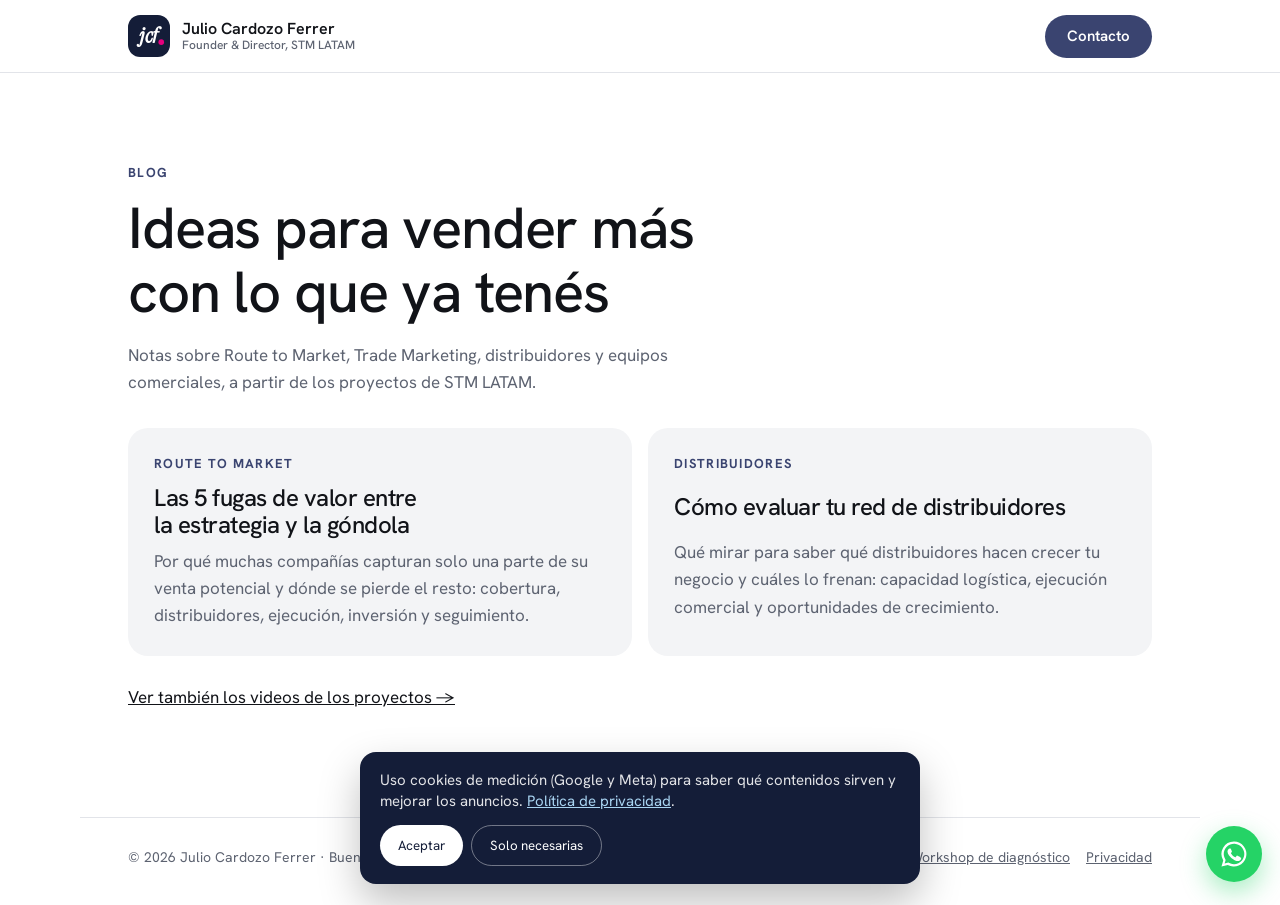
<file: blog/index.html>
<!DOCTYPE html>
<html lang="es-AR">
<head>
<meta charset="utf-8">
<meta name="viewport" content="width=device-width, initial-scale=1">
<title>Blog de estrategia comercial | Julio Cardozo Ferrer</title>
<meta name="description" content="Notas de Julio Cardozo Ferrer sobre Route to Market, Trade Marketing, distribuidores y equipos comerciales.">
<link rel="canonical" href="https://juliocardozoferrer.com/blog/">

<meta property="og:type" content="website">
<meta property="og:locale" content="es_AR">
<meta property="og:title" content="Blog de estrategia comercial | Julio Cardozo Ferrer">
<meta property="og:description" content="Notas de Julio Cardozo Ferrer sobre Route to Market, Trade Marketing, distribuidores y equipos comerciales.">
<meta property="og:url" content="https://juliocardozoferrer.com/blog/">
<meta property="og:image" content="https://juliocardozoferrer.com/julio-cardozo-ferrer-consultor-stm-latam.jpg">
<link rel="icon" href="data:image/svg+xml,%3Csvg xmlns=%27http://www.w3.org/2000/svg%27 viewBox=%270 0 48 48%27%3E%3Crect width=%2748%27 height=%2748%27 rx=%2714%27 fill=%27%23141d38%27/%3E%3Ctext x=%2723%27 y=%2732%27 text-anchor=%27middle%27 font-family=%27Georgia,serif%27 font-style=%27italic%27 font-size=%2725%27 fill=%27%23fff%27%3Ejcf%3C/text%3E%3Ccircle cx=%2738%27 cy=%2731%27 r=%273.2%27 fill=%27%23e6007e%27/%3E%3C/svg%3E">
<link rel="preconnect" href="https://fonts.googleapis.com"><link rel="preconnect" href="https://fonts.gstatic.com" crossorigin>
<link href="https://fonts.googleapis.com/css2?family=Hanken+Grotesk:wght@400;500;600;700&family=Instrument+Serif:ital@0;1&display=swap" rel="stylesheet">
<link rel="stylesheet" href="/assets/sub.css">
<script src="/assets/medicion.js?v=20261119" defer></script>

</head>
<body>
<header class="top"><div class="wrap">
  <a class="mark" href="/"><svg viewBox="0 0 48 48" aria-hidden="true"><rect width="48" height="48" rx="14" fill="#141d38"/><text x="23" y="32" text-anchor="middle" font-family="Instrument Serif, Georgia, serif" font-style="italic" font-size="25" fill="#fff" letter-spacing="-1">jcf</text><circle cx="38" cy="31" r="3.2" fill="#e6007e"/></svg><span>Julio Cardozo Ferrer<small>Founder &amp; Director, STM LATAM</small></span></a>
  <a class="btn solid" href="/#contacto">Contacto</a>
</div></header>
<main>
<section class="block"><div class="wrap">
  <p class="eyebrow">Blog</p>
  <h1 style="font-size:clamp(36px,5vw,58px);max-width:20ch;margin-bottom:14px">Ideas para vender más con lo que ya tenés</h1>
  <p class="muted" style="max-width:60ch;margin-bottom:32px">Notas sobre Route to Market, Trade Marketing, distribuidores y equipos comerciales, a partir de los proyectos de STM LATAM.</p>
  <div class="cards"><a class="card" href="/blog/las-5-fugas-de-valor-comercial.html"><span>Route to Market</span><h2>Las 5 fugas de valor entre la estrategia y la góndola</h2><p class="muted" style="margin:0">Por qué muchas compañías capturan solo una parte de su venta potencial y dónde se pierde el resto: cobertura, distribuidores, ejecución, inversión y seguimiento.</p></a><a class="card" href="/blog/como-evaluar-tu-red-de-distribuidores.html"><span>Distribuidores</span><h2>Cómo evaluar tu red de distribuidores</h2><p class="muted" style="margin:0">Qué mirar para saber qué distribuidores hacen crecer tu negocio y cuáles lo frenan: capacidad logística, ejecución comercial y oportunidades de crecimiento.</p></a></div>
  <p style="margin-top:28px"><a href="/#videos">Ver también los videos de los proyectos →</a></p>
</div></section>
</main>
<footer><div class="wrap">
  <span>© 2026 Julio Cardozo Ferrer · Buenos Aires, Argentina · Founder &amp; Director de <a href="https://www.stmlatam.com/" rel="noopener">STM LATAM</a></span>
  <nav aria-label="Más páginas"><a href="/">Inicio</a><a href="/blog/">Blog</a><a href="/workshop-diagnostico-comercial.html">Workshop de diagnóstico</a><a href="/privacidad.html">Privacidad</a></nav>
</div></footer>
<a class="wa-float" href="https://wa.me/5491123745576?text=Hola%20Julio%2C%20te%20escribo%20desde%20juliocardozoferrer.com" target="_blank" rel="noopener" aria-label="Escribir por WhatsApp a Julio Cardozo Ferrer"><svg viewBox="0 0 24 24" aria-hidden="true"><path fill="currentColor" d="M12 2a10 10 0 0 0-8.6 15.1L2 22l5-1.3A10 10 0 1 0 12 2zm0 18.2a8.2 8.2 0 0 1-4.2-1.2l-.3-.2-3 .8.8-2.9-.2-.3A8.2 8.2 0 1 1 12 20.2zm4.5-6.1c-.2-.1-1.5-.7-1.7-.8s-.4-.1-.6.1-.7.8-.8 1-.3.2-.5.1a6.7 6.7 0 0 1-3.3-2.9c-.3-.4.3-.4.7-1.4.1-.2 0-.3 0-.4l-.8-1.8c-.2-.5-.4-.4-.6-.4h-.5a1 1 0 0 0-.7.3 3 3 0 0 0-.9 2.2 5.2 5.2 0 0 0 1.1 2.8 11.9 11.9 0 0 0 4.6 4c1.7.7 2.4.8 3.2.7a2.8 2.8 0 0 0 1.8-1.3 2.3 2.3 0 0 0 .2-1.3c-.1-.1-.3-.2-.5-.3z"/></svg></a>
</body>
</html>
</file>
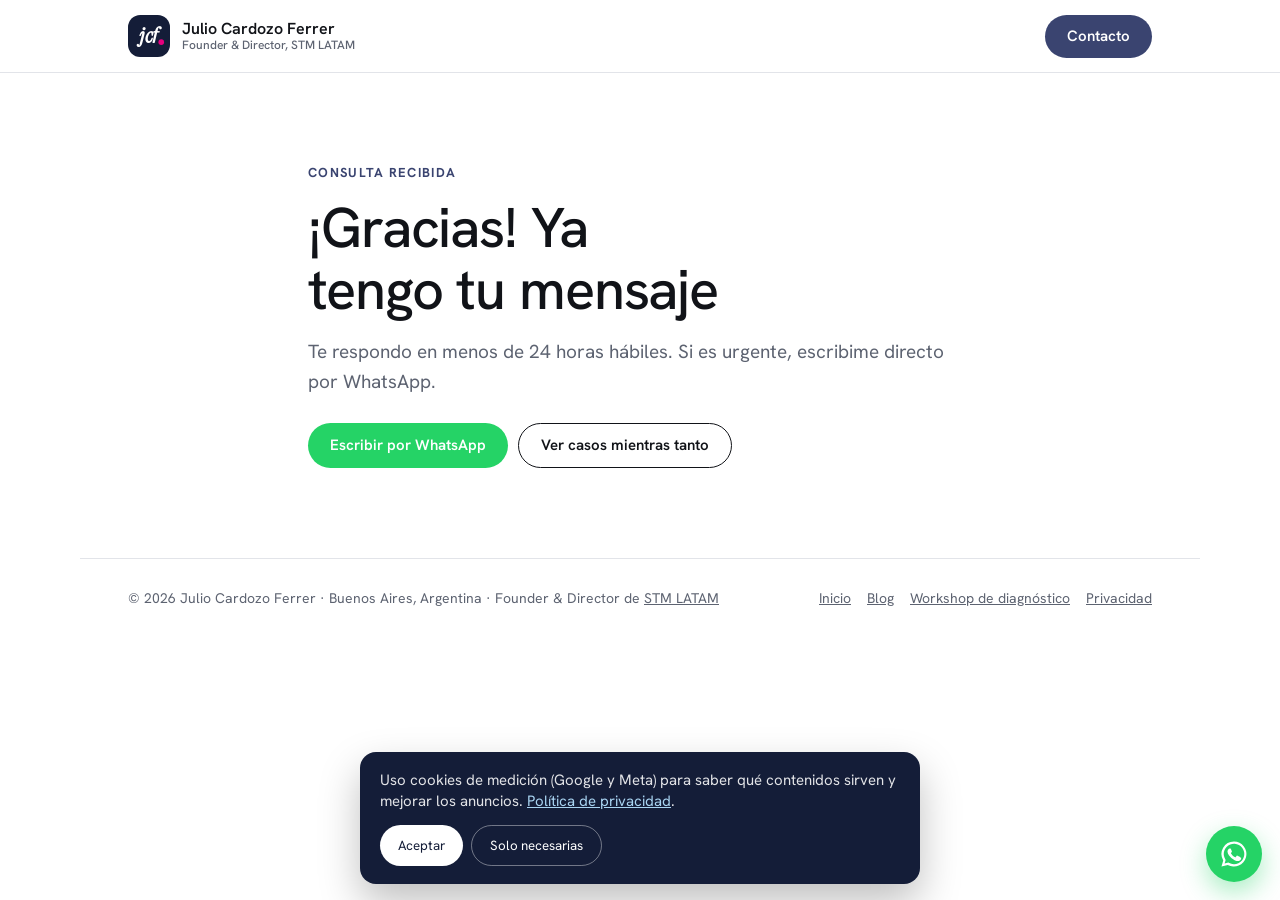
<file: gracias.html>
<!DOCTYPE html>
<html lang="es-AR">
<head>
<meta charset="utf-8">
<meta name="viewport" content="width=device-width, initial-scale=1">
<title>Gracias por tu consulta | Julio Cardozo Ferrer</title>
<meta name="description" content="Recibí tu consulta. Te respondo en menos de 24 horas hábiles.">
<link rel="canonical" href="https://juliocardozoferrer.com/gracias.html">
<meta name="robots" content="noindex">
<meta property="og:type" content="website">
<meta property="og:locale" content="es_AR">
<meta property="og:title" content="Gracias por tu consulta | Julio Cardozo Ferrer">
<meta property="og:description" content="Recibí tu consulta. Te respondo en menos de 24 horas hábiles.">
<meta property="og:url" content="https://juliocardozoferrer.com/gracias.html">
<meta property="og:image" content="https://juliocardozoferrer.com/julio-cardozo-ferrer-consultor-stm-latam.jpg">
<link rel="icon" href="data:image/svg+xml,%3Csvg xmlns=%27http://www.w3.org/2000/svg%27 viewBox=%270 0 48 48%27%3E%3Crect width=%2748%27 height=%2748%27 rx=%2714%27 fill=%27%23141d38%27/%3E%3Ctext x=%2723%27 y=%2732%27 text-anchor=%27middle%27 font-family=%27Georgia,serif%27 font-style=%27italic%27 font-size=%2725%27 fill=%27%23fff%27%3Ejcf%3C/text%3E%3Ccircle cx=%2738%27 cy=%2731%27 r=%273.2%27 fill=%27%23e6007e%27/%3E%3C/svg%3E">
<link rel="preconnect" href="https://fonts.googleapis.com"><link rel="preconnect" href="https://fonts.gstatic.com" crossorigin>
<link href="https://fonts.googleapis.com/css2?family=Hanken+Grotesk:wght@400;500;600;700&family=Instrument+Serif:ital@0;1&display=swap" rel="stylesheet">
<link rel="stylesheet" href="/assets/sub.css">
<script src="/assets/medicion.js?v=20261119" defer></script>

</head>
<body>
<header class="top"><div class="wrap">
  <a class="mark" href="/"><svg viewBox="0 0 48 48" aria-hidden="true"><rect width="48" height="48" rx="14" fill="#141d38"/><text x="23" y="32" text-anchor="middle" font-family="Instrument Serif, Georgia, serif" font-style="italic" font-size="25" fill="#fff" letter-spacing="-1">jcf</text><circle cx="38" cy="31" r="3.2" fill="#e6007e"/></svg><span>Julio Cardozo Ferrer<small>Founder &amp; Director, STM LATAM</small></span></a>
  <a class="btn solid" href="/#contacto">Contacto</a>
</div></header>
<main>
<section class="block"><div class="wrap narrow">
  <div id="gOk" hidden><p class="eyebrow">Consulta recibida</p><h1 style="font-size:clamp(34px,5vw,52px)">Agendá tu reunión de workshop y comencemos a trabajar en tus desafíos</h1><p class="muted" style="font-size:19px;margin-top:14px">Elegí día y horario para una primera reunión de 30 minutos por Google Meet:</p><iframe src="https://calendar.google.com/calendar/appointments/schedules/AcZssZ3X25SVdnz1ajONyrjEUwj06vw-4GdLoG9PY73wG6FnZtuOWD_44eg8ej9Q6mzQLet1xFDUrqSp?gv=true" style="border:0;width:100%;height:760px;border-radius:14px;margin-top:18px;background:#fff" title="Agenda de Julio Cardozo Ferrer" loading="lazy"></iframe><p class="muted" style="font-size:15px">¿No encontrás horario? <a href="https://wa.me/5491123745576?text=Hola%20Julio%2C%20complet%C3%A9%20el%20formulario%20de%20tu%20web" target="_blank" rel="noopener">Escribime por WhatsApp</a>.</p></div>
  <div id="gNo" hidden><p class="eyebrow">Consulta recibida</p><h1 style="font-size:clamp(36px,5vw,56px)">¡Gracias! Ya tengo tu consulta</h1><p class="muted" style="font-size:19px;margin-top:16px">En breve te contactamos por WhatsApp o mail para coordinar una llamada.</p><div class="actions"><a class="btn outline" href="/#casos">Ver casos mientras tanto</a></div></div>
  <div id="gGen"><p class="eyebrow">Consulta recibida</p><h1 style="font-size:clamp(36px,5vw,56px)">¡Gracias! Ya tengo tu mensaje</h1><p class="muted" style="font-size:19px;margin-top:16px">Te respondo en menos de 24 horas hábiles. Si es urgente, escribime directo por WhatsApp.</p><div class="actions"><a class="btn wa" href="https://wa.me/5491123745576?text=Hola%20Julio%2C%20te%20escribo%20desde%20juliocardozoferrer.com" target="_blank" rel="noopener">Escribir por WhatsApp</a><a class="btn outline" href="/#casos">Ver casos mientras tanto</a></div></div>
</div></section>
<script>
(function(){var c=new URLSearchParams(location.search).get('c');var id=c==='1'?'gOk':c==='0'?'gNo':'gGen';['gOk','gNo','gGen'].forEach(function(x){document.getElementById(x).hidden=x!==id});
document.addEventListener('jcf:medicion', function () { if (c==='0') { jcfTrack('lead_no_calificado', { form: 'contacto' }); return; } jcfTrack('generate_lead', { form: 'contacto', calificado: c==='1'?'si':'sin_dato' }); if (window.JCF_MEDICION.googleAds && window.gtag && window.JCF_MEDICION.googleAdsLabel) gtag('event', 'conversion', { send_to: window.JCF_MEDICION.googleAds + '/' + window.JCF_MEDICION.googleAdsLabel }); });})();
</script>
</main>
<footer><div class="wrap">
  <span>© 2026 Julio Cardozo Ferrer · Buenos Aires, Argentina · Founder &amp; Director de <a href="https://www.stmlatam.com/" rel="noopener">STM LATAM</a></span>
  <nav aria-label="Más páginas"><a href="/">Inicio</a><a href="/blog/">Blog</a><a href="/workshop-diagnostico-comercial.html">Workshop de diagnóstico</a><a href="/privacidad.html">Privacidad</a></nav>
</div></footer>
<a class="wa-float" href="https://wa.me/5491123745576?text=Hola%20Julio%2C%20te%20escribo%20desde%20juliocardozoferrer.com" target="_blank" rel="noopener" aria-label="Escribir por WhatsApp a Julio Cardozo Ferrer"><svg viewBox="0 0 24 24" aria-hidden="true"><path fill="currentColor" d="M12 2a10 10 0 0 0-8.6 15.1L2 22l5-1.3A10 10 0 1 0 12 2zm0 18.2a8.2 8.2 0 0 1-4.2-1.2l-.3-.2-3 .8.8-2.9-.2-.3A8.2 8.2 0 1 1 12 20.2zm4.5-6.1c-.2-.1-1.5-.7-1.7-.8s-.4-.1-.6.1-.7.8-.8 1-.3.2-.5.1a6.7 6.7 0 0 1-3.3-2.9c-.3-.4.3-.4.7-1.4.1-.2 0-.3 0-.4l-.8-1.8c-.2-.5-.4-.4-.6-.4h-.5a1 1 0 0 0-.7.3 3 3 0 0 0-.9 2.2 5.2 5.2 0 0 0 1.1 2.8 11.9 11.9 0 0 0 4.6 4c1.7.7 2.4.8 3.2.7a2.8 2.8 0 0 0 1.8-1.3 2.3 2.3 0 0 0 .2-1.3c-.1-.1-.3-.2-.5-.3z"/></svg></a>
</body>
</html>
</file>
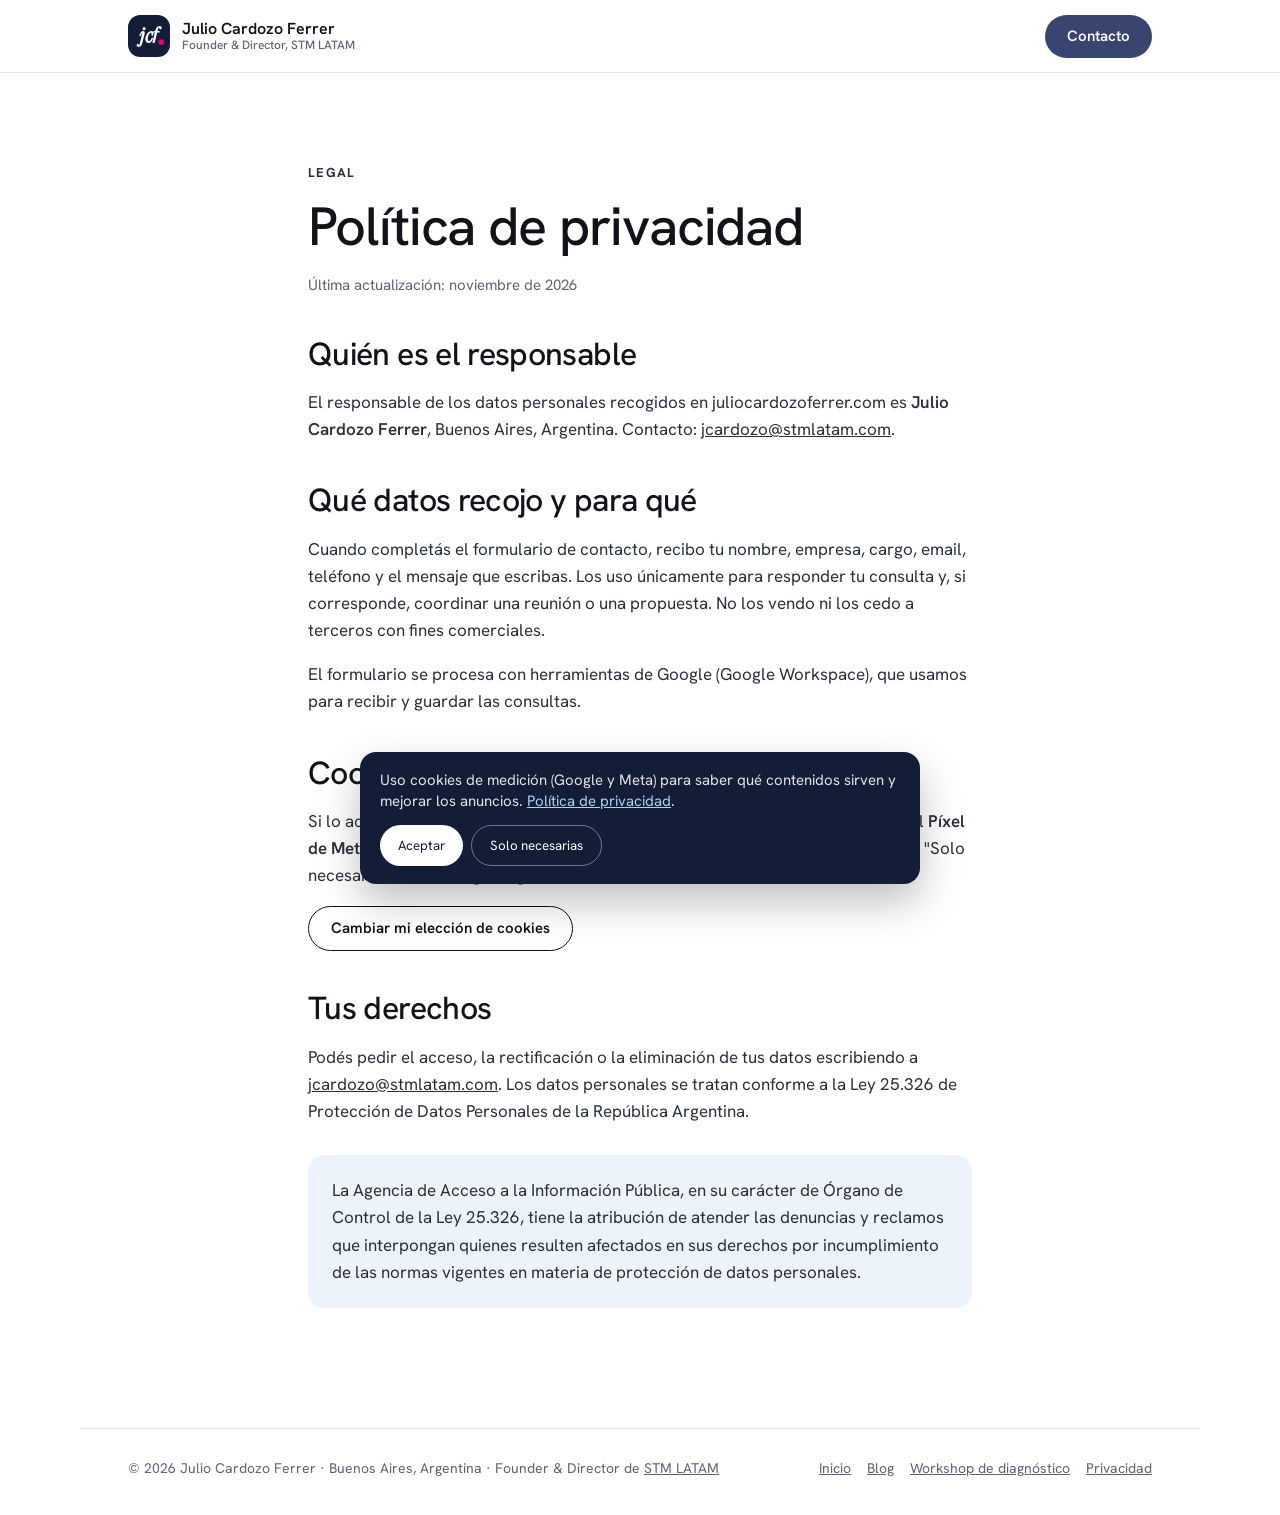
<file: privacidad.html>
<!DOCTYPE html>
<html lang="es-AR">
<head>
<meta charset="utf-8">
<meta name="viewport" content="width=device-width, initial-scale=1">
<title>Política de privacidad | Julio Cardozo Ferrer</title>
<meta name="description" content="Cómo se tratan los datos personales y las cookies en juliocardozoferrer.com.">
<link rel="canonical" href="https://juliocardozoferrer.com/privacidad.html">

<meta property="og:type" content="website">
<meta property="og:locale" content="es_AR">
<meta property="og:title" content="Política de privacidad | Julio Cardozo Ferrer">
<meta property="og:description" content="Cómo se tratan los datos personales y las cookies en juliocardozoferrer.com.">
<meta property="og:url" content="https://juliocardozoferrer.com/privacidad.html">
<meta property="og:image" content="https://juliocardozoferrer.com/julio-cardozo-ferrer-consultor-stm-latam.jpg">
<link rel="icon" href="data:image/svg+xml,%3Csvg xmlns=%27http://www.w3.org/2000/svg%27 viewBox=%270 0 48 48%27%3E%3Crect width=%2748%27 height=%2748%27 rx=%2714%27 fill=%27%23141d38%27/%3E%3Ctext x=%2723%27 y=%2732%27 text-anchor=%27middle%27 font-family=%27Georgia,serif%27 font-style=%27italic%27 font-size=%2725%27 fill=%27%23fff%27%3Ejcf%3C/text%3E%3Ccircle cx=%2738%27 cy=%2731%27 r=%273.2%27 fill=%27%23e6007e%27/%3E%3C/svg%3E">
<link rel="preconnect" href="https://fonts.googleapis.com"><link rel="preconnect" href="https://fonts.gstatic.com" crossorigin>
<link href="https://fonts.googleapis.com/css2?family=Hanken+Grotesk:wght@400;500;600;700&family=Instrument+Serif:ital@0;1&display=swap" rel="stylesheet">
<link rel="stylesheet" href="/assets/sub.css">
<script src="/assets/medicion.js?v=20261119" defer></script>

</head>
<body>
<header class="top"><div class="wrap">
  <a class="mark" href="/"><svg viewBox="0 0 48 48" aria-hidden="true"><rect width="48" height="48" rx="14" fill="#141d38"/><text x="23" y="32" text-anchor="middle" font-family="Instrument Serif, Georgia, serif" font-style="italic" font-size="25" fill="#fff" letter-spacing="-1">jcf</text><circle cx="38" cy="31" r="3.2" fill="#e6007e"/></svg><span>Julio Cardozo Ferrer<small>Founder &amp; Director, STM LATAM</small></span></a>
  <a class="btn solid" href="/#contacto">Contacto</a>
</div></header>
<main>
<section class="block"><div class="wrap narrow post">
  <p class="eyebrow">Legal</p>
  <h1>Política de privacidad</h1>
  <p class="meta">Última actualización: noviembre de 2026</p>
  <h2>Quién es el responsable</h2>
  <p>El responsable de los datos personales recogidos en juliocardozoferrer.com es <strong>Julio Cardozo Ferrer</strong>, Buenos Aires, Argentina. Contacto: <a href="mailto:jcardozo@stmlatam.com">jcardozo@stmlatam.com</a>.</p>
  <h2>Qué datos recojo y para qué</h2>
  <p>Cuando completás el formulario de contacto, recibo tu nombre, empresa, cargo, email, teléfono y el mensaje que escribas. Los uso únicamente para responder tu consulta y, si corresponde, coordinar una reunión o una propuesta. No los vendo ni los cedo a terceros con fines comerciales.</p>
  <p>El formulario se procesa con herramientas de Google (Google Workspace), que usamos para recibir y guardar las consultas.</p>
  <h2>Cookies y medición</h2>
  <p>Si lo aceptás en el aviso de cookies, el sitio usa <strong>Google Analytics</strong>, <strong>Google Ads</strong> y el <strong>Píxel de Meta</strong> para medir visitas y saber qué contenidos y anuncios funcionan. Si elegís "Solo necesarias", no se carga ninguna de estas herramientas.</p>
  <p><button type="button" class="btn outline" onclick="jcfCookies()">Cambiar mi elección de cookies</button></p>
  <h2>Tus derechos</h2>
  <p>Podés pedir el acceso, la rectificación o la eliminación de tus datos escribiendo a <a href="mailto:jcardozo@stmlatam.com">jcardozo@stmlatam.com</a>. Los datos personales se tratan conforme a la Ley 25.326 de Protección de Datos Personales de la República Argentina.</p>
  <div class="box"><p>La Agencia de Acceso a la Información Pública, en su carácter de Órgano de Control de la Ley 25.326, tiene la atribución de atender las denuncias y reclamos que interpongan quienes resulten afectados en sus derechos por incumplimiento de las normas vigentes en materia de protección de datos personales.</p></div>
</div></section>
</main>
<footer><div class="wrap">
  <span>© 2026 Julio Cardozo Ferrer · Buenos Aires, Argentina · Founder &amp; Director de <a href="https://www.stmlatam.com/" rel="noopener">STM LATAM</a></span>
  <nav aria-label="Más páginas"><a href="/">Inicio</a><a href="/blog/">Blog</a><a href="/workshop-diagnostico-comercial.html">Workshop de diagnóstico</a><a href="/privacidad.html">Privacidad</a></nav>
</div></footer>

</body>
</html>
</file>
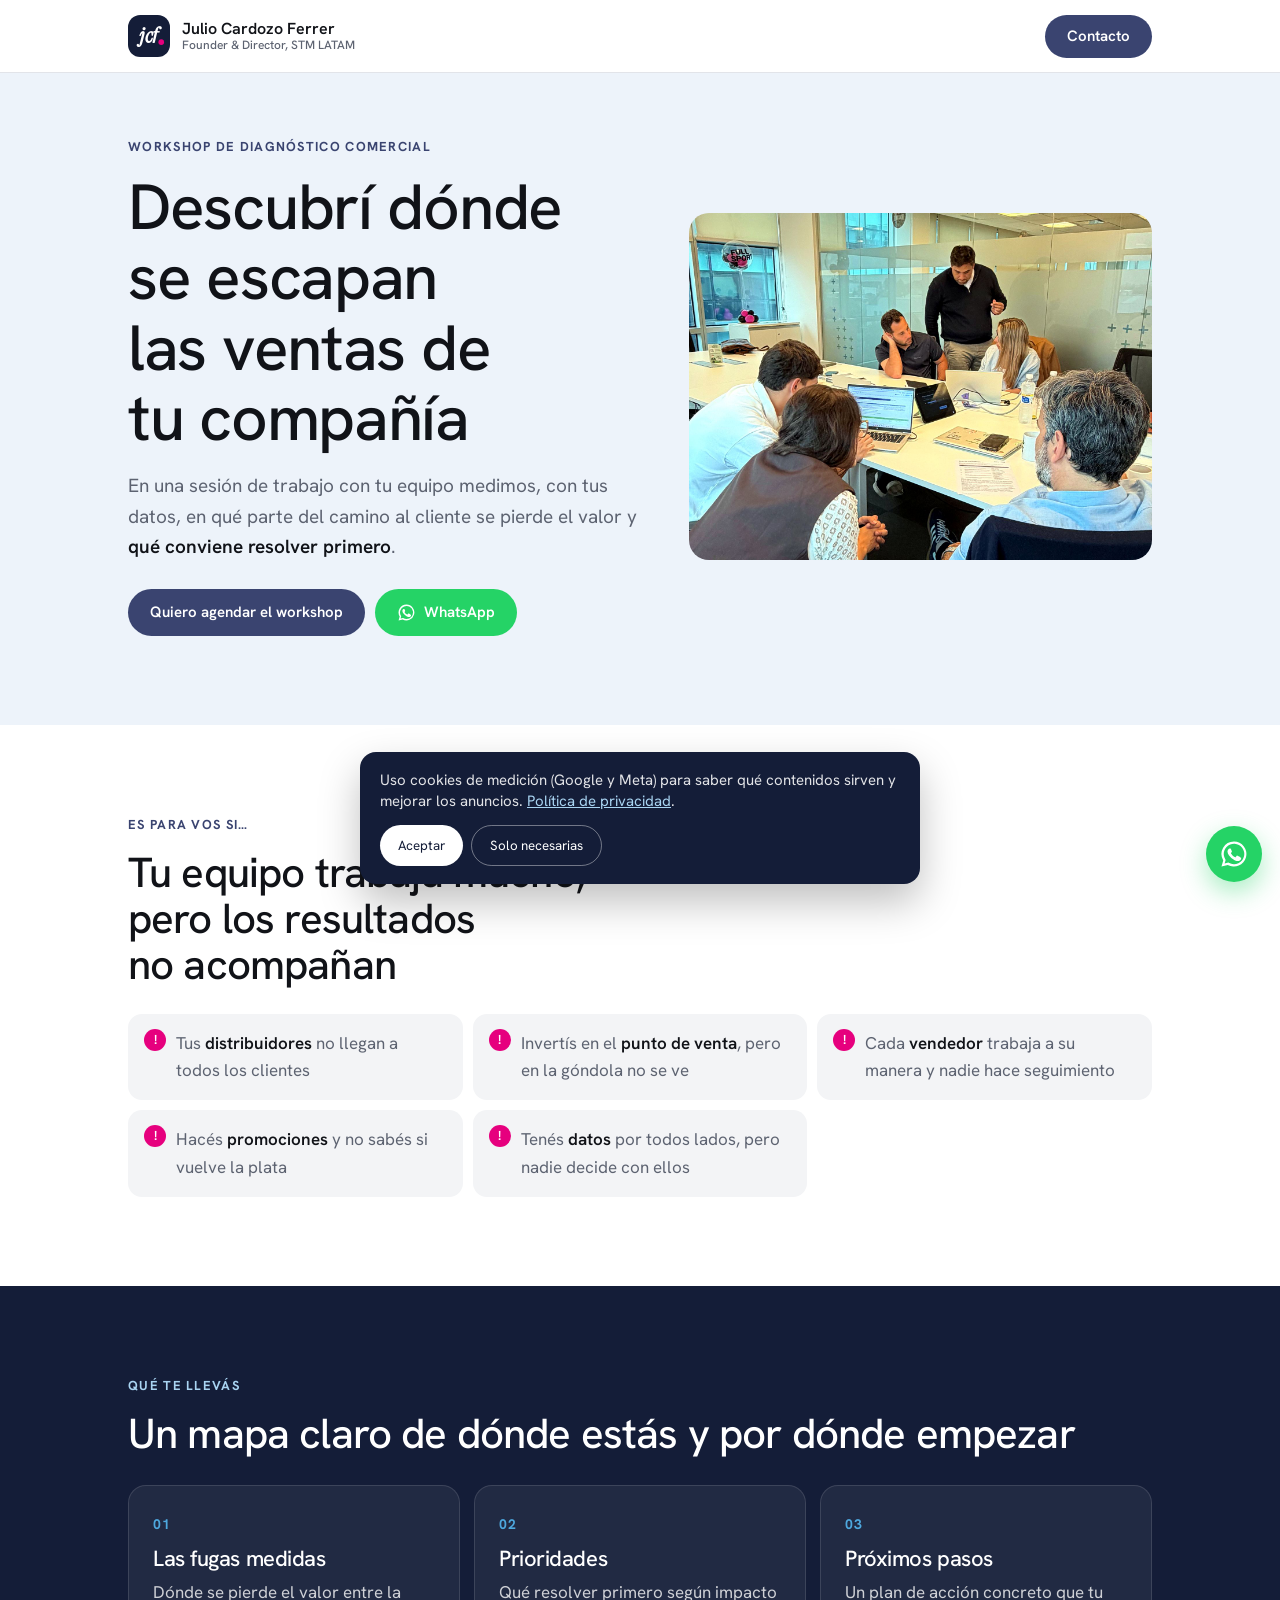
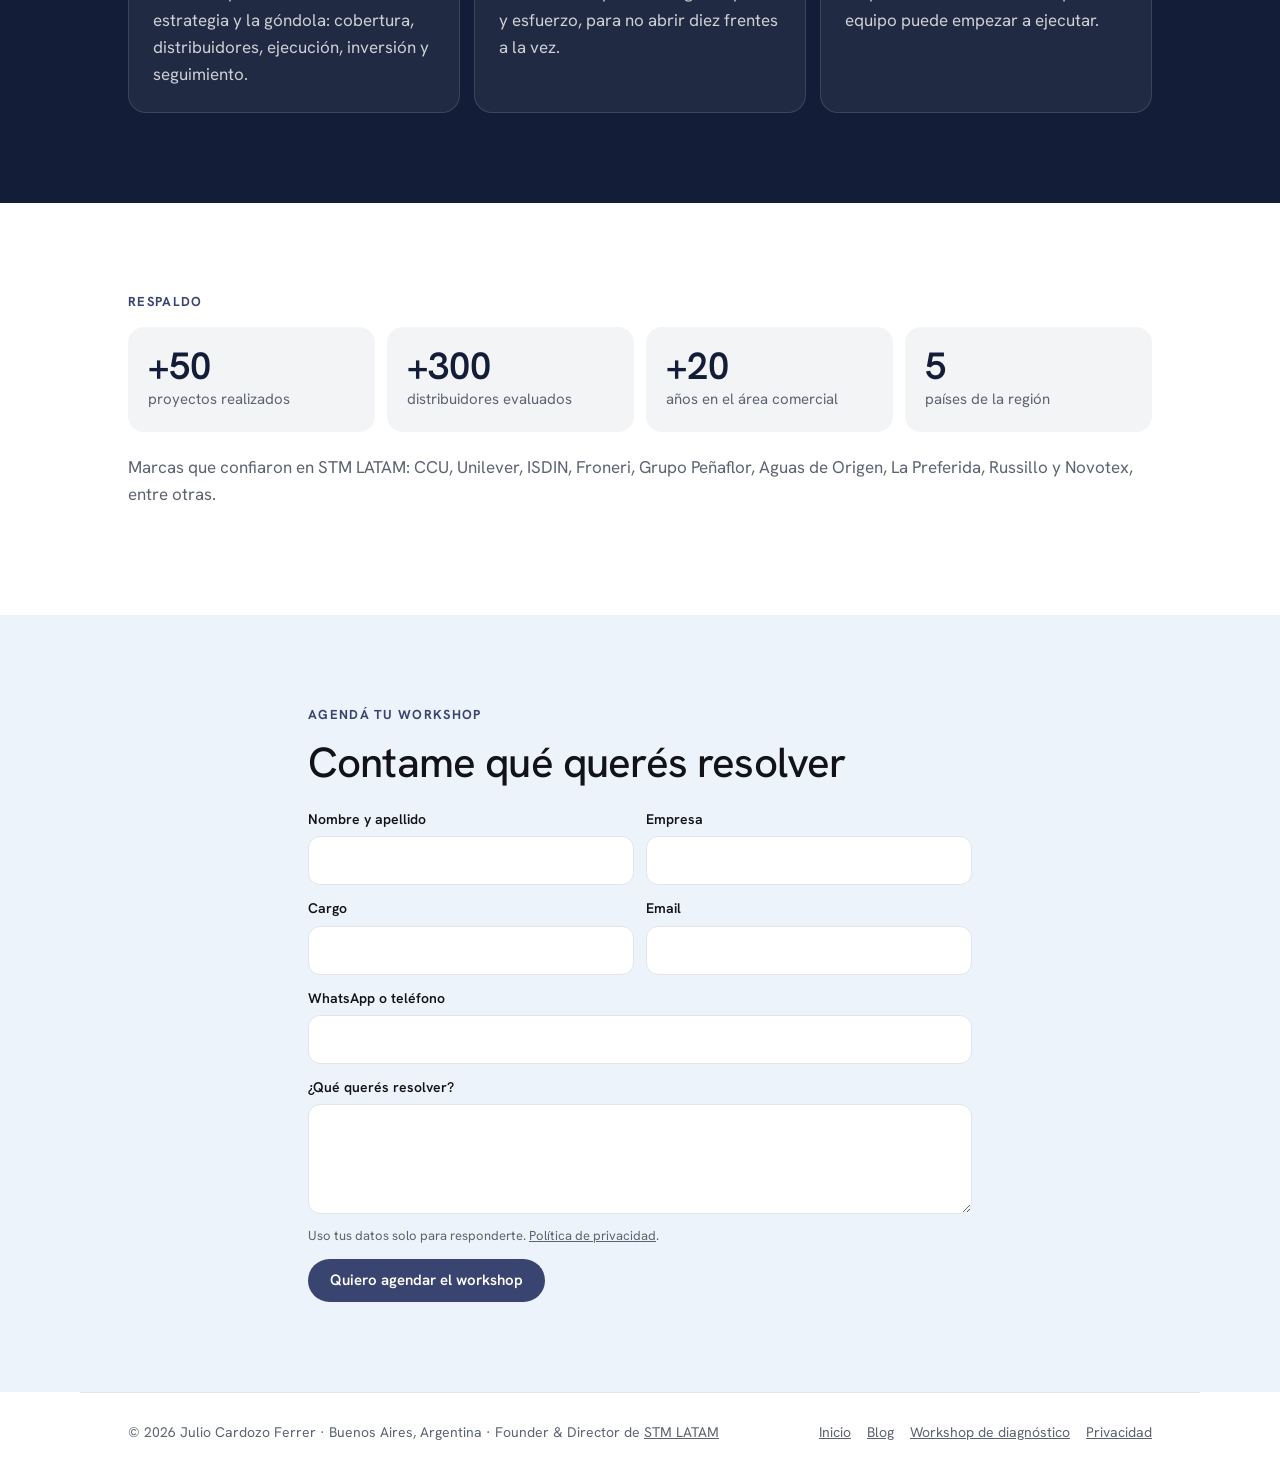
<file: workshop-diagnostico-comercial.html>
<!DOCTYPE html>
<html lang="es-AR">
<head>
<meta charset="utf-8">
<meta name="viewport" content="width=device-width, initial-scale=1">
<title>Workshop de diagnóstico comercial | Julio Cardozo Ferrer · STM LATAM</title>
<meta name="description" content="Medimos con tus datos dónde se escapa el valor comercial de tu compañía y priorizamos qué resolver primero. Route to Market, Trade Marketing y equipos comerciales.">
<link rel="canonical" href="https://juliocardozoferrer.com/workshop-diagnostico-comercial.html">

<meta property="og:type" content="website">
<meta property="og:locale" content="es_AR">
<meta property="og:title" content="Workshop de diagnóstico comercial | Julio Cardozo Ferrer · STM LATAM">
<meta property="og:description" content="Medimos con tus datos dónde se escapa el valor comercial de tu compañía y priorizamos qué resolver primero. Route to Market, Trade Marketing y equipos comerciales.">
<meta property="og:url" content="https://juliocardozoferrer.com/workshop-diagnostico-comercial.html">
<meta property="og:image" content="https://juliocardozoferrer.com/julio-cardozo-ferrer-consultor-stm-latam.jpg">
<link rel="icon" href="data:image/svg+xml,%3Csvg xmlns=%27http://www.w3.org/2000/svg%27 viewBox=%270 0 48 48%27%3E%3Crect width=%2748%27 height=%2748%27 rx=%2714%27 fill=%27%23141d38%27/%3E%3Ctext x=%2723%27 y=%2732%27 text-anchor=%27middle%27 font-family=%27Georgia,serif%27 font-style=%27italic%27 font-size=%2725%27 fill=%27%23fff%27%3Ejcf%3C/text%3E%3Ccircle cx=%2738%27 cy=%2731%27 r=%273.2%27 fill=%27%23e6007e%27/%3E%3C/svg%3E">
<link rel="preconnect" href="https://fonts.googleapis.com"><link rel="preconnect" href="https://fonts.gstatic.com" crossorigin>
<link href="https://fonts.googleapis.com/css2?family=Hanken+Grotesk:wght@400;500;600;700&family=Instrument+Serif:ital@0;1&display=swap" rel="stylesheet">
<link rel="stylesheet" href="/assets/sub.css">
<script src="/assets/medicion.js?v=20261119" defer></script>
<style>
.lp-hero { display: grid; grid-template-columns: 1.1fr 1fr; gap: clamp(24px, 4vw, 56px); align-items: center; }
.lp-list { list-style: none; padding: 0; margin: 26px 0 0; display: grid; grid-template-columns: repeat(auto-fit, minmax(300px, 1fr)); gap: 10px; }
.lp-list li { background: var(--card); border-radius: 14px; padding: 16px 18px 16px 48px; position: relative; color: var(--muted); }
.lp-list li strong { color: var(--text); }
.lp-list li::before { content: "!"; position: absolute; left: 16px; top: 15px; width: 22px; height: 22px; border-radius: 50%; background: var(--stm); color: #fff; font-weight: 700; font-size: 13px; display: grid; place-items: center; }
.lp-grid { display: grid; grid-template-columns: repeat(3, 1fr); gap: 14px; margin-top: 28px; }
.lp-grid div { background: rgba(255,255,255,.06); border: 1px solid rgba(255,255,255,.12); border-radius: 18px; padding: 24px; }
.lp-grid b { color: var(--sky); font-size: 14px; letter-spacing: .1em; }
.lp-grid h3 { color: #fff; font-size: 22px; margin: 10px 0 8px; }
.lp-grid p { margin: 0; color: rgba(255,255,255,.78); }
.lp-nums { display: grid; grid-template-columns: repeat(4, 1fr); gap: 12px; }
.lp-nums div { background: var(--card); border-radius: 16px; padding: 20px; }
.lp-nums b { display: block; font-size: 38px; font-weight: 600; color: var(--navy); line-height: 1; }
.lp-nums span { color: var(--muted); font-size: 15px; }
@media (max-width: 860px) { .lp-hero, .lp-grid { grid-template-columns: 1fr; } .lp-nums { grid-template-columns: 1fr 1fr; } }
</style>
</head>
<body>
<header class="top"><div class="wrap">
  <a class="mark" href="/"><svg viewBox="0 0 48 48" aria-hidden="true"><rect width="48" height="48" rx="14" fill="#141d38"/><text x="23" y="32" text-anchor="middle" font-family="Instrument Serif, Georgia, serif" font-style="italic" font-size="25" fill="#fff" letter-spacing="-1">jcf</text><circle cx="38" cy="31" r="3.2" fill="#e6007e"/></svg><span>Julio Cardozo Ferrer<small>Founder &amp; Director, STM LATAM</small></span></a>
  <a class="btn solid" href="/#contacto">Contacto</a>
</div></header>
<main>
<section class="block tint" style="padding-top:clamp(36px,5vw,64px)"><div class="wrap">
  <div class="lp-hero">
    <div>
      <p class="eyebrow">Workshop de diagnóstico comercial</p>
      <h1 style="font-size:clamp(36px,5.4vw,64px)">Descubrí dónde se escapan las ventas de tu compañía</h1>
      <p style="font-size:19px;margin-top:18px" class="muted">En una sesión de trabajo con tu equipo medimos, con tus datos, en qué parte del camino al cliente se pierde el valor y <strong style="color:var(--text)">qué conviene resolver primero</strong>.</p>
      <div class="actions"><a class="btn solid" href="#agendar">Quiero agendar el workshop</a><a class="btn wa" href="https://wa.me/5491123745576?text=Hola%20Julio%2C%20te%20escribo%20desde%20juliocardozoferrer.com" target="_blank" rel="noopener" data-track="landing-hero"><svg viewBox="0 0 24 24" aria-hidden="true"><path fill="currentColor" d="M12 2a10 10 0 0 0-8.6 15.1L2 22l5-1.3A10 10 0 1 0 12 2zm0 18.2a8.2 8.2 0 0 1-4.2-1.2l-.3-.2-3 .8.8-2.9-.2-.3A8.2 8.2 0 1 1 12 20.2zm4.5-6.1c-.2-.1-1.5-.7-1.7-.8s-.4-.1-.6.1-.7.8-.8 1-.3.2-.5.1a6.7 6.7 0 0 1-3.3-2.9c-.3-.4.3-.4.7-1.4.1-.2 0-.3 0-.4l-.8-1.8c-.2-.5-.4-.4-.6-.4h-.5a1 1 0 0 0-.7.3 3 3 0 0 0-.9 2.2 5.2 5.2 0 0 0 1.1 2.8 11.9 11.9 0 0 0 4.6 4c1.7.7 2.4.8 3.2.7a2.8 2.8 0 0 0 1.8-1.3 2.3 2.3 0 0 0 .2-1.3c-.1-.1-.3-.2-.5-.3z"/></svg>WhatsApp</a></div>
    </div>
    <img src="/fotos/julio-cardozo-ferrer-workshop-equipo-comercial.jpg" alt="Julio Cardozo Ferrer coordinando un workshop con un equipo comercial" width="1600" height="1200" style="border-radius:20px;aspect-ratio:4/3;object-fit:cover;width:100%;height:auto">
  </div>
</div></section>

<section class="block"><div class="wrap">
  <p class="eyebrow">Es para vos si…</p>
  <h2 style="font-size:clamp(28px,3.4vw,42px);max-width:22ch">Tu equipo trabaja mucho, pero los resultados no acompañan</h2>
  <ul class="lp-list">
    <li>Tus <strong>distribuidores</strong> no llegan a todos los clientes</li>
    <li>Invertís en el <strong>punto de venta</strong>, pero en la góndola no se ve</li>
    <li>Cada <strong>vendedor</strong> trabaja a su manera y nadie hace seguimiento</li>
    <li>Hacés <strong>promociones</strong> y no sabés si vuelve la plata</li>
    <li>Tenés <strong>datos</strong> por todos lados, pero nadie decide con ellos</li>
  </ul>
</div></section>

<section class="block dark"><div class="wrap">
  <p class="eyebrow">Qué te llevás</p>
  <h2 style="font-size:clamp(28px,3.4vw,42px);color:#fff">Un mapa claro de dónde estás y por dónde empezar</h2>
  <div class="lp-grid">
    <div><b>01</b><h3>Las fugas medidas</h3><p>Dónde se pierde el valor entre la estrategia y la góndola: cobertura, distribuidores, ejecución, inversión y seguimiento.</p></div>
    <div><b>02</b><h3>Prioridades</h3><p>Qué resolver primero según impacto y esfuerzo, para no abrir diez frentes a la vez.</p></div>
    <div><b>03</b><h3>Próximos pasos</h3><p>Un plan de acción concreto que tu equipo puede empezar a ejecutar.</p></div>
  </div>
</div></section>

<section class="block"><div class="wrap">
  <p class="eyebrow">Respaldo</p>
  <div class="lp-nums">
    <div><b>+50</b><span>proyectos realizados</span></div>
    <div><b>+300</b><span>distribuidores evaluados</span></div>
    <div><b>+20</b><span>años en el área comercial</span></div>
    <div><b>5</b><span>países de la región</span></div>
  </div>
  <p class="muted" style="margin-top:22px">Marcas que confiaron en STM LATAM: CCU, Unilever, ISDIN, Froneri, Grupo Peñaflor, Aguas de Origen, La Preferida, Russillo y Novotex, entre otras.</p>
</div></section>

<section class="block tint" id="agendar"><div class="wrap narrow">
  <p class="eyebrow">Agendá tu workshop</p>
  <h2 style="font-size:clamp(28px,3.4vw,42px);margin-bottom:22px">Contame qué querés resolver</h2>
  <form class="form" name="workshop" method="POST" action="/gracias.html" data-sitio="juliocardozoferrer.com">
  <input type="hidden" name="form-name" value="workshop">
  <p class="hp"><label>No completar <input name="empresa-web"></label></p>
  <label>Nombre y apellido<input name="nombre" autocomplete="name" required></label>
  <label>Empresa<input name="empresa" autocomplete="organization" required></label>
  <label>Cargo<input name="cargo" autocomplete="organization-title"></label>
  <label>Email<input type="email" name="email" autocomplete="email" required></label>
  <label class="full">WhatsApp o teléfono<input type="tel" name="telefono" autocomplete="tel"></label>
  <label class="full">¿Qué querés resolver?<textarea name="mensaje" required></textarea></label>
  <input type="hidden" name="origen"><input type="hidden" name="campana">
  <p class="legal">Uso tus datos solo para responderte. <a href="/privacidad.html">Política de privacidad</a>.</p>
  <button type="submit" class="btn solid">Quiero agendar el workshop</button>
<p class="form-err" hidden style="color:#b3261e;font-size:14px;margin:6px 0 0">No pudimos enviar tu consulta. Probá de nuevo o escribinos por WhatsApp.</p>
</form>
<script>
(function () { var f = document.forms['workshop']; var g = function (k) { try { return sessionStorage.getItem('jcf_' + k) || ''; } catch (e) { return ''; } };
  document.addEventListener('DOMContentLoaded', function () { f.origen.value = [g('utm_source'), g('utm_medium'), g('gclid') ? 'gclid' : '', g('fbclid') ? 'fbclid' : ''].filter(Boolean).join(' / ') || 'directo'; f.campana.value = g('utm_campaign'); }); })();
</script>
</div></section>
</main>
<footer><div class="wrap">
  <span>© 2026 Julio Cardozo Ferrer · Buenos Aires, Argentina · Founder &amp; Director de <a href="https://www.stmlatam.com/" rel="noopener">STM LATAM</a></span>
  <nav aria-label="Más páginas"><a href="/">Inicio</a><a href="/blog/">Blog</a><a href="/workshop-diagnostico-comercial.html">Workshop de diagnóstico</a><a href="/privacidad.html">Privacidad</a></nav>
</div></footer>
<a class="wa-float" href="https://wa.me/5491123745576?text=Hola%20Julio%2C%20te%20escribo%20desde%20juliocardozoferrer.com" target="_blank" rel="noopener" aria-label="Escribir por WhatsApp a Julio Cardozo Ferrer"><svg viewBox="0 0 24 24" aria-hidden="true"><path fill="currentColor" d="M12 2a10 10 0 0 0-8.6 15.1L2 22l5-1.3A10 10 0 1 0 12 2zm0 18.2a8.2 8.2 0 0 1-4.2-1.2l-.3-.2-3 .8.8-2.9-.2-.3A8.2 8.2 0 1 1 12 20.2zm4.5-6.1c-.2-.1-1.5-.7-1.7-.8s-.4-.1-.6.1-.7.8-.8 1-.3.2-.5.1a6.7 6.7 0 0 1-3.3-2.9c-.3-.4.3-.4.7-1.4.1-.2 0-.3 0-.4l-.8-1.8c-.2-.5-.4-.4-.6-.4h-.5a1 1 0 0 0-.7.3 3 3 0 0 0-.9 2.2 5.2 5.2 0 0 0 1.1 2.8 11.9 11.9 0 0 0 4.6 4c1.7.7 2.4.8 3.2.7a2.8 2.8 0 0 0 1.8-1.3 2.3 2.3 0 0 0 .2-1.3c-.1-.1-.3-.2-.5-.3z"/></svg></a>
<script>
/* Envío de formularios a Google (Apps Script): mail a STM + planilla de consultas */
window.FORM_ENDPOINT = window.FORM_ENDPOINT || "https://script.google.com/macros/s/AKfycbxAdFJtMidUAL0niPnR8n14vGK4h8n8j8p6NefCiX437v6CxGWV2PML-10nupPmfI10/exec";
(function(){
  document.querySelectorAll('form[data-sitio]').forEach(function(f){
    f.addEventListener('submit', function(ev){
      ev.preventDefault();
      var b = f.querySelector('[type=submit]'), err = f.querySelector('.form-err');
      if (err) err.hidden = true;
      if (b) { b.disabled = true; b.dataset.t = b.textContent; b.textContent = 'Enviando…'; }
      var fd = new FormData(f); fd.append('sitio', f.getAttribute('data-sitio'));
      fetch(window.FORM_ENDPOINT, { method: 'POST', mode: 'no-cors', body: new URLSearchParams(fd) })
        .then(function(){ location.href = f.getAttribute('action'); })
        .catch(function(){
          if (b) { b.disabled = false; b.textContent = b.dataset.t; }
          if (err) err.hidden = false;
        });
    });
  });
})();
</script>
</body>
</html>
</file>
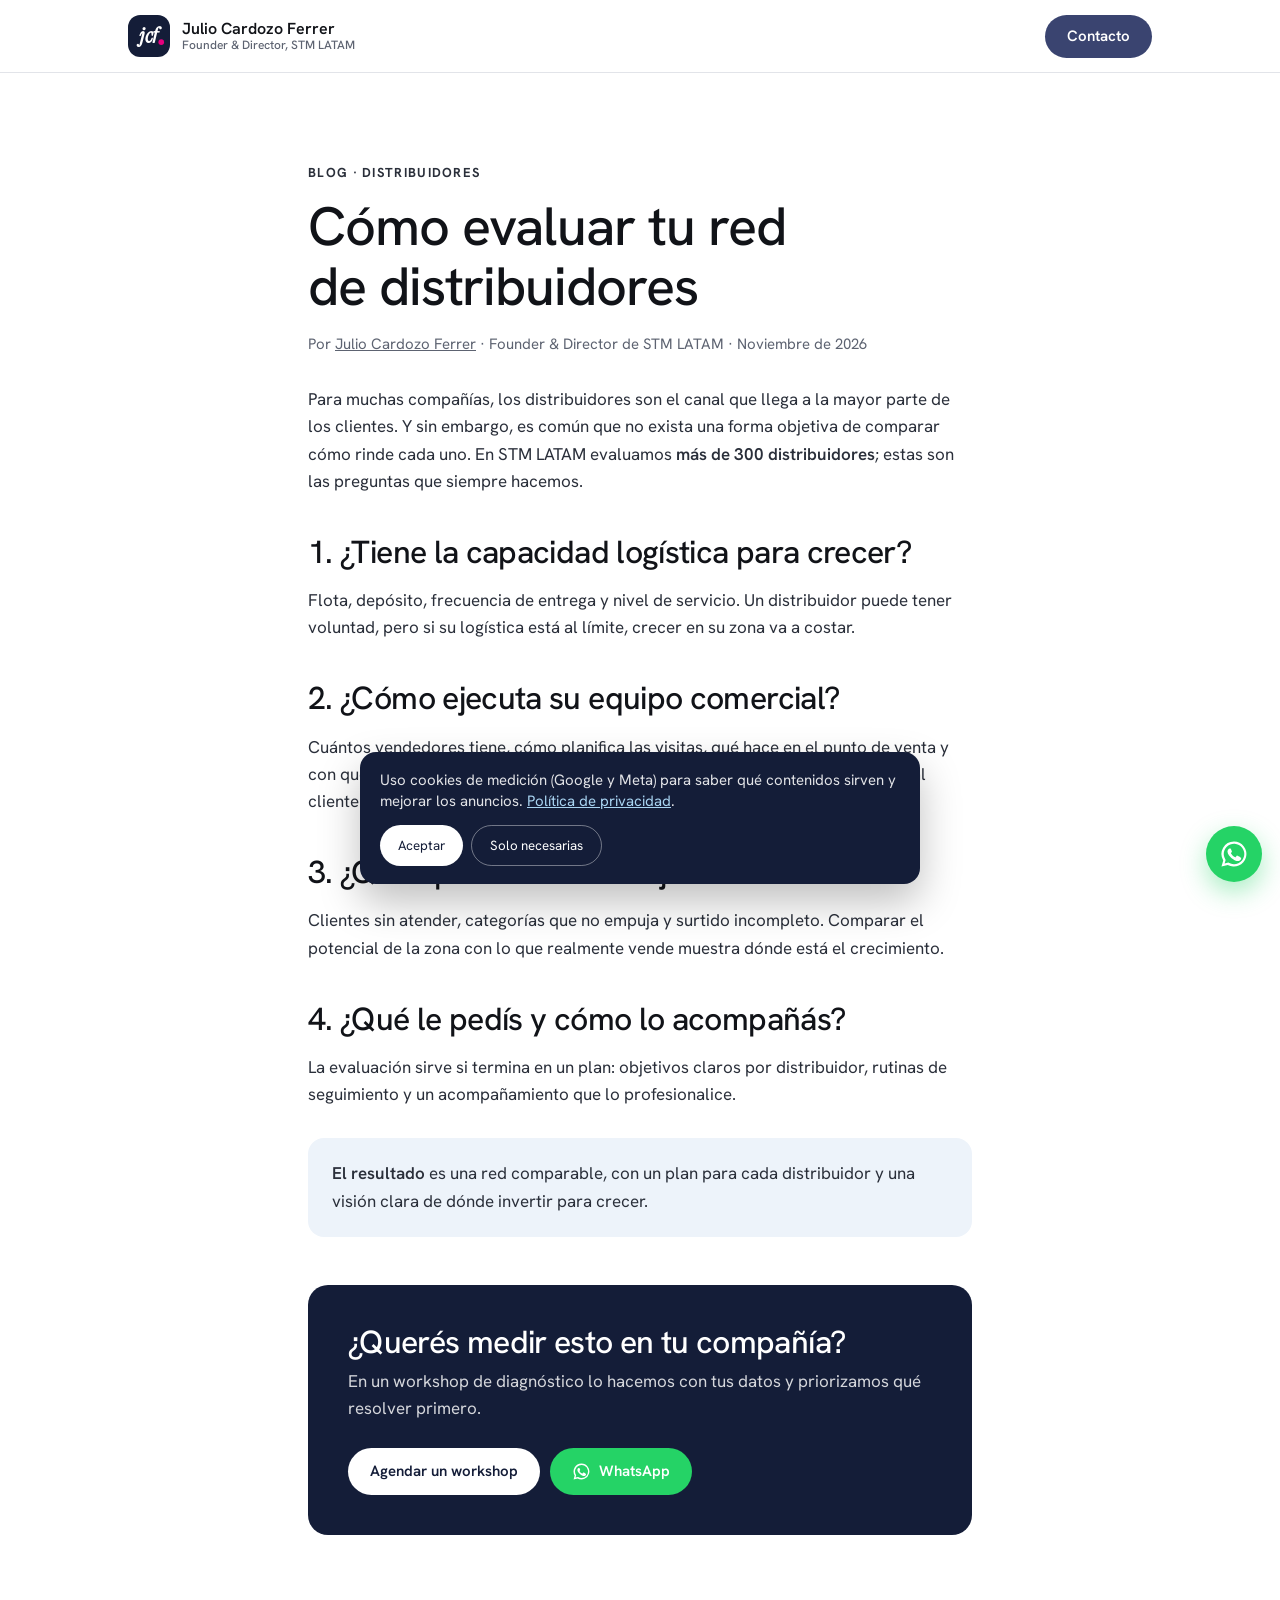
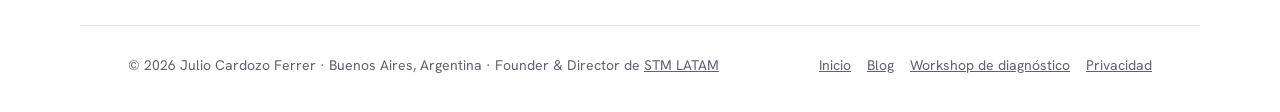
<file: blog/como-evaluar-tu-red-de-distribuidores.html>
<!DOCTYPE html>
<html lang="es-AR">
<head>
<meta charset="utf-8">
<meta name="viewport" content="width=device-width, initial-scale=1">
<title>Cómo evaluar tu red de distribuidores | Julio Cardozo Ferrer</title>
<meta name="description" content="Qué mirar para saber qué distribuidores hacen crecer tu negocio y cuáles lo frenan: capacidad logística, ejecución comercial y oportunidades de crecimiento.">
<link rel="canonical" href="https://juliocardozoferrer.com/blog/como-evaluar-tu-red-de-distribuidores.html">

<meta property="og:type" content="website">
<meta property="og:locale" content="es_AR">
<meta property="og:title" content="Cómo evaluar tu red de distribuidores | Julio Cardozo Ferrer">
<meta property="og:description" content="Qué mirar para saber qué distribuidores hacen crecer tu negocio y cuáles lo frenan: capacidad logística, ejecución comercial y oportunidades de crecimiento.">
<meta property="og:url" content="https://juliocardozoferrer.com/blog/como-evaluar-tu-red-de-distribuidores.html">
<meta property="og:image" content="https://juliocardozoferrer.com/julio-cardozo-ferrer-consultor-stm-latam.jpg">
<link rel="icon" href="data:image/svg+xml,%3Csvg xmlns=%27http://www.w3.org/2000/svg%27 viewBox=%270 0 48 48%27%3E%3Crect width=%2748%27 height=%2748%27 rx=%2714%27 fill=%27%23141d38%27/%3E%3Ctext x=%2723%27 y=%2732%27 text-anchor=%27middle%27 font-family=%27Georgia,serif%27 font-style=%27italic%27 font-size=%2725%27 fill=%27%23fff%27%3Ejcf%3C/text%3E%3Ccircle cx=%2738%27 cy=%2731%27 r=%273.2%27 fill=%27%23e6007e%27/%3E%3C/svg%3E">
<link rel="preconnect" href="https://fonts.googleapis.com"><link rel="preconnect" href="https://fonts.gstatic.com" crossorigin>
<link href="https://fonts.googleapis.com/css2?family=Hanken+Grotesk:wght@400;500;600;700&family=Instrument+Serif:ital@0;1&display=swap" rel="stylesheet">
<link rel="stylesheet" href="/assets/sub.css">
<script src="/assets/medicion.js?v=20261119" defer></script>
<script type="application/ld+json">{"@context": "https://schema.org", "@type": "BlogPosting", "headline": "Cómo evaluar tu red de distribuidores", "description": "Qué mirar para saber qué distribuidores hacen crecer tu negocio y cuáles lo frenan: capacidad logística, ejecución comercial y oportunidades de crecimiento.", "datePublished": "2026-11-05", "inLanguage": "es-AR", "author": {"@type": "Person", "name": "Julio Cardozo Ferrer", "url": "https://juliocardozoferrer.com/"}, "publisher": {"@type": "Organization", "name": "STM LATAM", "url": "https://www.stmlatam.com/"}, "mainEntityOfPage": "https://juliocardozoferrer.com/blog/como-evaluar-tu-red-de-distribuidores.html"}</script>
</head>
<body>
<header class="top"><div class="wrap">
  <a class="mark" href="/"><svg viewBox="0 0 48 48" aria-hidden="true"><rect width="48" height="48" rx="14" fill="#141d38"/><text x="23" y="32" text-anchor="middle" font-family="Instrument Serif, Georgia, serif" font-style="italic" font-size="25" fill="#fff" letter-spacing="-1">jcf</text><circle cx="38" cy="31" r="3.2" fill="#e6007e"/></svg><span>Julio Cardozo Ferrer<small>Founder &amp; Director, STM LATAM</small></span></a>
  <a class="btn solid" href="/#contacto">Contacto</a>
</div></header>
<main>
<article class="block"><div class="wrap narrow post">
  <p class="eyebrow"><a href="/blog/" style="text-decoration:none">Blog</a> · Distribuidores</p>
  <h1>Cómo evaluar tu red de distribuidores</h1>
  <p class="meta">Por <a href="/">Julio Cardozo Ferrer</a> · Founder &amp; Director de STM LATAM · Noviembre de 2026</p>
  <p>Para muchas compañías, los distribuidores son el canal que llega a la mayor parte de los clientes. Y sin embargo, es común que no exista una forma objetiva de comparar cómo rinde cada uno. En STM LATAM evaluamos <strong>más de 300 distribuidores</strong>; estas son las preguntas que siempre hacemos.</p>
<h2>1. ¿Tiene la capacidad logística para crecer?</h2>
<p>Flota, depósito, frecuencia de entrega y nivel de servicio. Un distribuidor puede tener voluntad, pero si su logística está al límite, crecer en su zona va a costar.</p>
<h2>2. ¿Cómo ejecuta su equipo comercial?</h2>
<p>Cuántos vendedores tiene, cómo planifica las visitas, qué hace en el punto de venta y con qué información trabaja. La ejecución del distribuidor es tu ejecución frente al cliente.</p>
<h2>3. ¿Qué oportunidades deja sobre la mesa?</h2>
<p>Clientes sin atender, categorías que no empuja y surtido incompleto. Comparar el potencial de la zona con lo que realmente vende muestra dónde está el crecimiento.</p>
<h2>4. ¿Qué le pedís y cómo lo acompañás?</h2>
<p>La evaluación sirve si termina en un plan: objetivos claros por distribuidor, rutinas de seguimiento y un acompañamiento que lo profesionalice.</p>
<div class="box"><p><strong>El resultado</strong> es una red comparable, con un plan para cada distribuidor y una visión clara de dónde invertir para crecer.</p></div>
  <div class="cta-end"><h2>¿Querés medir esto en tu compañía?</h2><p>En un workshop de diagnóstico lo hacemos con tus datos y priorizamos qué resolver primero.</p>
    <div class="actions"><a class="btn light" href="/workshop-diagnostico-comercial.html">Agendar un workshop</a><a class="btn wa" href="https://wa.me/5491123745576?text=Hola%20Julio%2C%20te%20escribo%20desde%20juliocardozoferrer.com" target="_blank" rel="noopener" data-track="blog"><svg viewBox="0 0 24 24" aria-hidden="true"><path fill="currentColor" d="M12 2a10 10 0 0 0-8.6 15.1L2 22l5-1.3A10 10 0 1 0 12 2zm0 18.2a8.2 8.2 0 0 1-4.2-1.2l-.3-.2-3 .8.8-2.9-.2-.3A8.2 8.2 0 1 1 12 20.2zm4.5-6.1c-.2-.1-1.5-.7-1.7-.8s-.4-.1-.6.1-.7.8-.8 1-.3.2-.5.1a6.7 6.7 0 0 1-3.3-2.9c-.3-.4.3-.4.7-1.4.1-.2 0-.3 0-.4l-.8-1.8c-.2-.5-.4-.4-.6-.4h-.5a1 1 0 0 0-.7.3 3 3 0 0 0-.9 2.2 5.2 5.2 0 0 0 1.1 2.8 11.9 11.9 0 0 0 4.6 4c1.7.7 2.4.8 3.2.7a2.8 2.8 0 0 0 1.8-1.3 2.3 2.3 0 0 0 .2-1.3c-.1-.1-.3-.2-.5-.3z"/></svg>WhatsApp</a></div></div>
</div></article>
</main>
<footer><div class="wrap">
  <span>© 2026 Julio Cardozo Ferrer · Buenos Aires, Argentina · Founder &amp; Director de <a href="https://www.stmlatam.com/" rel="noopener">STM LATAM</a></span>
  <nav aria-label="Más páginas"><a href="/">Inicio</a><a href="/blog/">Blog</a><a href="/workshop-diagnostico-comercial.html">Workshop de diagnóstico</a><a href="/privacidad.html">Privacidad</a></nav>
</div></footer>
<a class="wa-float" href="https://wa.me/5491123745576?text=Hola%20Julio%2C%20te%20escribo%20desde%20juliocardozoferrer.com" target="_blank" rel="noopener" aria-label="Escribir por WhatsApp a Julio Cardozo Ferrer"><svg viewBox="0 0 24 24" aria-hidden="true"><path fill="currentColor" d="M12 2a10 10 0 0 0-8.6 15.1L2 22l5-1.3A10 10 0 1 0 12 2zm0 18.2a8.2 8.2 0 0 1-4.2-1.2l-.3-.2-3 .8.8-2.9-.2-.3A8.2 8.2 0 1 1 12 20.2zm4.5-6.1c-.2-.1-1.5-.7-1.7-.8s-.4-.1-.6.1-.7.8-.8 1-.3.2-.5.1a6.7 6.7 0 0 1-3.3-2.9c-.3-.4.3-.4.7-1.4.1-.2 0-.3 0-.4l-.8-1.8c-.2-.5-.4-.4-.6-.4h-.5a1 1 0 0 0-.7.3 3 3 0 0 0-.9 2.2 5.2 5.2 0 0 0 1.1 2.8 11.9 11.9 0 0 0 4.6 4c1.7.7 2.4.8 3.2.7a2.8 2.8 0 0 0 1.8-1.3 2.3 2.3 0 0 0 .2-1.3c-.1-.1-.3-.2-.5-.3z"/></svg></a>
</body>
</html>
</file>
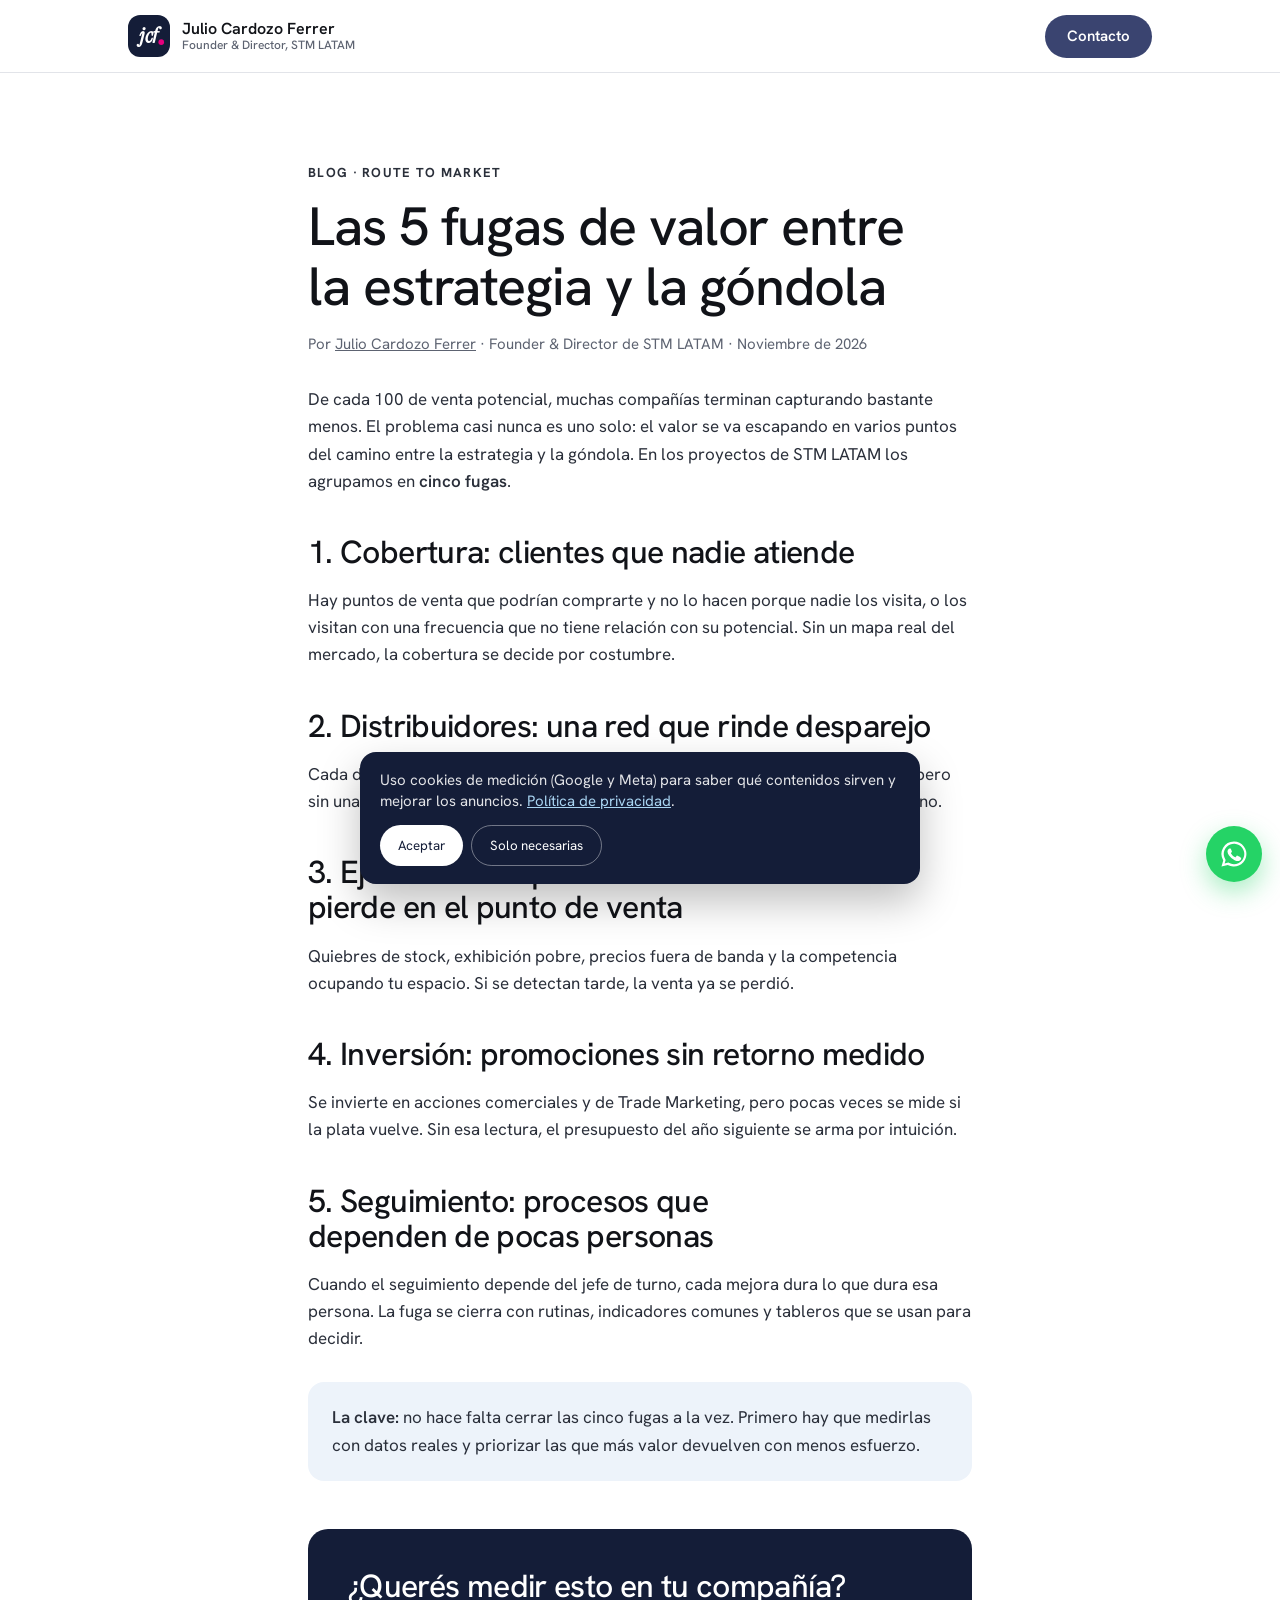
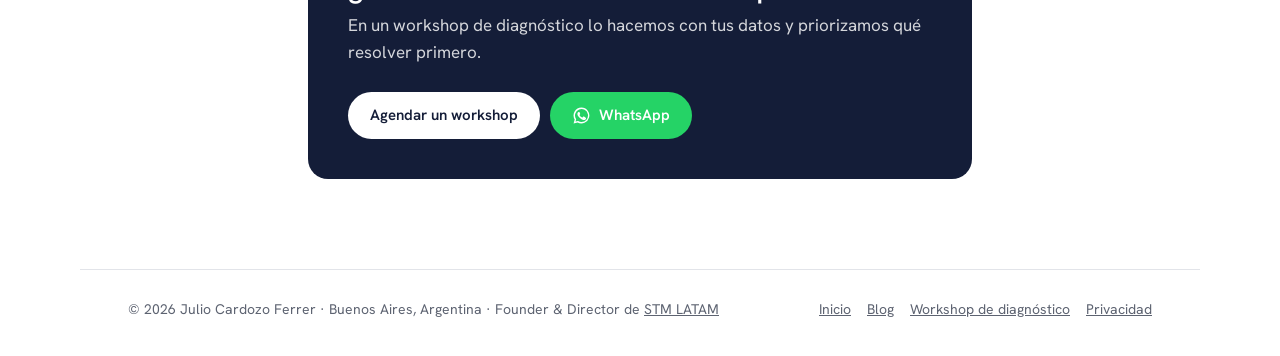
<file: blog/las-5-fugas-de-valor-comercial.html>
<!DOCTYPE html>
<html lang="es-AR">
<head>
<meta charset="utf-8">
<meta name="viewport" content="width=device-width, initial-scale=1">
<title>Las 5 fugas de valor entre la estrategia y la góndola | Julio Cardozo Ferrer</title>
<meta name="description" content="Por qué muchas compañías capturan solo una parte de su venta potencial y dónde se pierde el resto: cobertura, distribuidores, ejecución, inversión y seguimiento.">
<link rel="canonical" href="https://juliocardozoferrer.com/blog/las-5-fugas-de-valor-comercial.html">

<meta property="og:type" content="website">
<meta property="og:locale" content="es_AR">
<meta property="og:title" content="Las 5 fugas de valor entre la estrategia y la góndola | Julio Cardozo Ferrer">
<meta property="og:description" content="Por qué muchas compañías capturan solo una parte de su venta potencial y dónde se pierde el resto: cobertura, distribuidores, ejecución, inversión y seguimiento.">
<meta property="og:url" content="https://juliocardozoferrer.com/blog/las-5-fugas-de-valor-comercial.html">
<meta property="og:image" content="https://juliocardozoferrer.com/julio-cardozo-ferrer-consultor-stm-latam.jpg">
<link rel="icon" href="data:image/svg+xml,%3Csvg xmlns=%27http://www.w3.org/2000/svg%27 viewBox=%270 0 48 48%27%3E%3Crect width=%2748%27 height=%2748%27 rx=%2714%27 fill=%27%23141d38%27/%3E%3Ctext x=%2723%27 y=%2732%27 text-anchor=%27middle%27 font-family=%27Georgia,serif%27 font-style=%27italic%27 font-size=%2725%27 fill=%27%23fff%27%3Ejcf%3C/text%3E%3Ccircle cx=%2738%27 cy=%2731%27 r=%273.2%27 fill=%27%23e6007e%27/%3E%3C/svg%3E">
<link rel="preconnect" href="https://fonts.googleapis.com"><link rel="preconnect" href="https://fonts.gstatic.com" crossorigin>
<link href="https://fonts.googleapis.com/css2?family=Hanken+Grotesk:wght@400;500;600;700&family=Instrument+Serif:ital@0;1&display=swap" rel="stylesheet">
<link rel="stylesheet" href="/assets/sub.css">
<script src="/assets/medicion.js?v=20261119" defer></script>
<script type="application/ld+json">{"@context": "https://schema.org", "@type": "BlogPosting", "headline": "Las 5 fugas de valor entre la estrategia y la góndola", "description": "Por qué muchas compañías capturan solo una parte de su venta potencial y dónde se pierde el resto: cobertura, distribuidores, ejecución, inversión y seguimiento.", "datePublished": "2026-11-05", "inLanguage": "es-AR", "author": {"@type": "Person", "name": "Julio Cardozo Ferrer", "url": "https://juliocardozoferrer.com/"}, "publisher": {"@type": "Organization", "name": "STM LATAM", "url": "https://www.stmlatam.com/"}, "mainEntityOfPage": "https://juliocardozoferrer.com/blog/las-5-fugas-de-valor-comercial.html"}</script>
</head>
<body>
<header class="top"><div class="wrap">
  <a class="mark" href="/"><svg viewBox="0 0 48 48" aria-hidden="true"><rect width="48" height="48" rx="14" fill="#141d38"/><text x="23" y="32" text-anchor="middle" font-family="Instrument Serif, Georgia, serif" font-style="italic" font-size="25" fill="#fff" letter-spacing="-1">jcf</text><circle cx="38" cy="31" r="3.2" fill="#e6007e"/></svg><span>Julio Cardozo Ferrer<small>Founder &amp; Director, STM LATAM</small></span></a>
  <a class="btn solid" href="/#contacto">Contacto</a>
</div></header>
<main>
<article class="block"><div class="wrap narrow post">
  <p class="eyebrow"><a href="/blog/" style="text-decoration:none">Blog</a> · Route to Market</p>
  <h1>Las 5 fugas de valor entre la estrategia y la góndola</h1>
  <p class="meta">Por <a href="/">Julio Cardozo Ferrer</a> · Founder &amp; Director de STM LATAM · Noviembre de 2026</p>
  <p>De cada 100 de venta potencial, muchas compañías terminan capturando bastante menos. El problema casi nunca es uno solo: el valor se va escapando en varios puntos del camino entre la estrategia y la góndola. En los proyectos de STM LATAM los agrupamos en <strong>cinco fugas</strong>.</p>
<h2>1. Cobertura: clientes que nadie atiende</h2>
<p>Hay puntos de venta que podrían comprarte y no lo hacen porque nadie los visita, o los visitan con una frecuencia que no tiene relación con su potencial. Sin un mapa real del mercado, la cobertura se decide por costumbre.</p>
<h2>2. Distribuidores: una red que rinde desparejo</h2>
<p>Cada distribuidor trabaja a su manera. Algunos crecen y otros estancan la zona, pero sin una evaluación comparable es difícil saber cuál es cuál y qué pedirle a cada uno.</p>
<h2>3. Ejecución: lo que se pierde en el punto de venta</h2>
<p>Quiebres de stock, exhibición pobre, precios fuera de banda y la competencia ocupando tu espacio. Si se detectan tarde, la venta ya se perdió.</p>
<h2>4. Inversión: promociones sin retorno medido</h2>
<p>Se invierte en acciones comerciales y de Trade Marketing, pero pocas veces se mide si la plata vuelve. Sin esa lectura, el presupuesto del año siguiente se arma por intuición.</p>
<h2>5. Seguimiento: procesos que dependen de pocas personas</h2>
<p>Cuando el seguimiento depende del jefe de turno, cada mejora dura lo que dura esa persona. La fuga se cierra con rutinas, indicadores comunes y tableros que se usan para decidir.</p>
<div class="box"><p><strong>La clave:</strong> no hace falta cerrar las cinco fugas a la vez. Primero hay que medirlas con datos reales y priorizar las que más valor devuelven con menos esfuerzo.</p></div>
  <div class="cta-end"><h2>¿Querés medir esto en tu compañía?</h2><p>En un workshop de diagnóstico lo hacemos con tus datos y priorizamos qué resolver primero.</p>
    <div class="actions"><a class="btn light" href="/workshop-diagnostico-comercial.html">Agendar un workshop</a><a class="btn wa" href="https://wa.me/5491123745576?text=Hola%20Julio%2C%20te%20escribo%20desde%20juliocardozoferrer.com" target="_blank" rel="noopener" data-track="blog"><svg viewBox="0 0 24 24" aria-hidden="true"><path fill="currentColor" d="M12 2a10 10 0 0 0-8.6 15.1L2 22l5-1.3A10 10 0 1 0 12 2zm0 18.2a8.2 8.2 0 0 1-4.2-1.2l-.3-.2-3 .8.8-2.9-.2-.3A8.2 8.2 0 1 1 12 20.2zm4.5-6.1c-.2-.1-1.5-.7-1.7-.8s-.4-.1-.6.1-.7.8-.8 1-.3.2-.5.1a6.7 6.7 0 0 1-3.3-2.9c-.3-.4.3-.4.7-1.4.1-.2 0-.3 0-.4l-.8-1.8c-.2-.5-.4-.4-.6-.4h-.5a1 1 0 0 0-.7.3 3 3 0 0 0-.9 2.2 5.2 5.2 0 0 0 1.1 2.8 11.9 11.9 0 0 0 4.6 4c1.7.7 2.4.8 3.2.7a2.8 2.8 0 0 0 1.8-1.3 2.3 2.3 0 0 0 .2-1.3c-.1-.1-.3-.2-.5-.3z"/></svg>WhatsApp</a></div></div>
</div></article>
</main>
<footer><div class="wrap">
  <span>© 2026 Julio Cardozo Ferrer · Buenos Aires, Argentina · Founder &amp; Director de <a href="https://www.stmlatam.com/" rel="noopener">STM LATAM</a></span>
  <nav aria-label="Más páginas"><a href="/">Inicio</a><a href="/blog/">Blog</a><a href="/workshop-diagnostico-comercial.html">Workshop de diagnóstico</a><a href="/privacidad.html">Privacidad</a></nav>
</div></footer>
<a class="wa-float" href="https://wa.me/5491123745576?text=Hola%20Julio%2C%20te%20escribo%20desde%20juliocardozoferrer.com" target="_blank" rel="noopener" aria-label="Escribir por WhatsApp a Julio Cardozo Ferrer"><svg viewBox="0 0 24 24" aria-hidden="true"><path fill="currentColor" d="M12 2a10 10 0 0 0-8.6 15.1L2 22l5-1.3A10 10 0 1 0 12 2zm0 18.2a8.2 8.2 0 0 1-4.2-1.2l-.3-.2-3 .8.8-2.9-.2-.3A8.2 8.2 0 1 1 12 20.2zm4.5-6.1c-.2-.1-1.5-.7-1.7-.8s-.4-.1-.6.1-.7.8-.8 1-.3.2-.5.1a6.7 6.7 0 0 1-3.3-2.9c-.3-.4.3-.4.7-1.4.1-.2 0-.3 0-.4l-.8-1.8c-.2-.5-.4-.4-.6-.4h-.5a1 1 0 0 0-.7.3 3 3 0 0 0-.9 2.2 5.2 5.2 0 0 0 1.1 2.8 11.9 11.9 0 0 0 4.6 4c1.7.7 2.4.8 3.2.7a2.8 2.8 0 0 0 1.8-1.3 2.3 2.3 0 0 0 .2-1.3c-.1-.1-.3-.2-.5-.3z"/></svg></a>
</body>
</html>
</file>
<file: assets/sub.css>
:root { --bg: #fff; --card: #f3f4f6; --line: #e2e4e9; --text: #111318; --muted: #5d6371; --accent: #3a4470; --accent-dark: #2b3356; --navy: #141d38; --sky: #4ea8de; --sky-soft: #a9d4f2; --tint: #edf3fa; --stm: #e6007e; --font: "Hanken Grotesk", "Helvetica Neue", Arial, sans-serif; --serif: "Instrument Serif", Georgia, serif; --gutter: clamp(20px, 4vw, 48px); --r: 20px; }
* { box-sizing: border-box; }
html { -webkit-text-size-adjust: 100%; scroll-behavior: smooth; }
body { margin: 0; background: var(--bg); color: var(--text); font-family: var(--font); font-size: 17px; line-height: 1.6; }
img { max-width: 100%; display: block; }
a { color: inherit; }
h1, h2, h3 { font-weight: 500; letter-spacing: -.02em; line-height: 1.1; margin: 0; text-wrap: balance; }
strong { font-weight: 600; }
.wrap { max-width: 1120px; margin: 0 auto; padding: 0 var(--gutter); }
.narrow { max-width: 760px; }
.top { border-bottom: 1px solid var(--line); background: rgba(255,255,255,.95); position: sticky; top: 0; z-index: 10; backdrop-filter: blur(10px); }
.top .wrap { display: flex; align-items: center; justify-content: space-between; gap: 16px; height: 72px; }
.mark { display: flex; align-items: center; gap: 12px; text-decoration: none; font-weight: 600; font-size: 16px; line-height: 1.2; }
.mark svg { width: 42px; height: 42px; flex: none; }
.mark small { display: block; font-size: 12px; font-weight: 500; color: var(--muted); }
.eyebrow { font-size: 13px; font-weight: 700; letter-spacing: .1em; text-transform: uppercase; color: var(--accent); margin: 0 0 14px; }
.btn { display: inline-flex; align-items: center; justify-content: center; gap: 8px; font: 600 15px/1 var(--font); padding: 14px 22px; border-radius: 999px; text-decoration: none; border: 0; cursor: pointer; }
.btn.solid { background: var(--accent); color: #fff; } .btn.solid:hover { background: var(--accent-dark); }
.btn.outline { border: 1px solid var(--text); background: transparent; color: var(--text); }
.btn.wa { background: #25d366; color: #fff; } .btn.wa:hover { background: #1ebe5a; }
.btn svg { width: 19px; height: 19px; }
.block { padding: clamp(48px, 7vw, 96px) 0; }
.tint { background: var(--tint); }
.dark { background: var(--navy); color: #fff; }
.dark .eyebrow { color: var(--sky-soft); }
.muted { color: var(--muted); }
.actions { display: flex; flex-wrap: wrap; gap: 10px; margin-top: 26px; }
footer .wrap { display: flex; flex-wrap: wrap; justify-content: space-between; gap: 10px 20px; padding-top: 28px; padding-bottom: 36px; font-size: 14px; color: var(--muted); border-top: 1px solid var(--line); }
footer nav { display: flex; flex-wrap: wrap; gap: 16px; }

/* Formulario */
.form { display: grid; grid-template-columns: 1fr 1fr; gap: 12px; }
.form label { display: grid; gap: 6px; font-size: 14px; font-weight: 600; }
.form label.full { grid-column: 1 / -1; }
.form input, .form textarea, .form select { font: 400 16px var(--font); color: var(--text); padding: 13px 14px; border: 1px solid var(--line); border-radius: 12px; background: #fff; width: 100%; }
.form textarea { min-height: 110px; resize: vertical; }
.form input:focus, .form textarea:focus, .form select:focus { outline: 2px solid var(--sky); border-color: transparent; }
.form .hp { display: none; }
.form .legal { grid-column: 1 / -1; font-size: 13px; color: var(--muted); margin: 0; }
.form button { grid-column: 1 / -1; justify-self: start; }
@media (max-width: 640px) { .form { grid-template-columns: 1fr; } .form button { justify-self: stretch; } }

/* Artículos */
.post h1 { font-size: clamp(34px, 5vw, 54px); margin-bottom: 16px; }
.post .meta { color: var(--muted); font-size: 15px; margin-bottom: 30px; }
.post h2 { font-size: clamp(24px, 3vw, 32px); margin: 40px 0 12px; }
.post p, .post li { color: #2a2f3a; }
.post ol, .post ul { padding-left: 22px; }
.post li { margin: 8px 0; }
.post .box { background: var(--tint); border-radius: 16px; padding: 22px 24px; margin: 30px 0; }
.post .box p { margin: 0; }
.cta-end { margin-top: 48px; background: var(--navy); color: #fff; border-radius: var(--r); padding: clamp(24px, 4vw, 40px); }
.cta-end h2 { margin: 0 0 8px; color: #fff; font-size: clamp(24px, 3vw, 32px); }
.cta-end p { margin: 0; color: rgba(255,255,255,.82); }
.cta-end .btn.light { background: #fff; color: var(--navy); }
.cards { display: grid; grid-template-columns: repeat(auto-fit, minmax(280px, 1fr)); gap: 16px; }
.card { background: var(--card); border-radius: var(--r); padding: 26px; text-decoration: none; display: grid; gap: 10px; transition: transform .25s ease, box-shadow .25s ease; }
.card:hover { transform: translateY(-4px); box-shadow: 0 14px 34px rgba(17,19,24,.08); }
.card h2 { font-size: 24px; }
.card span { font-size: 13px; font-weight: 700; letter-spacing: .1em; text-transform: uppercase; color: var(--accent); }
.wa-float { position: fixed; right: 18px; bottom: 18px; z-index: 30; width: 56px; height: 56px; border-radius: 50%; background: #25d366; color: #fff; display: grid; place-items: center; box-shadow: 0 10px 26px rgba(37,211,102,.4); }
.wa-float svg { width: 30px; height: 30px; }
</file>
